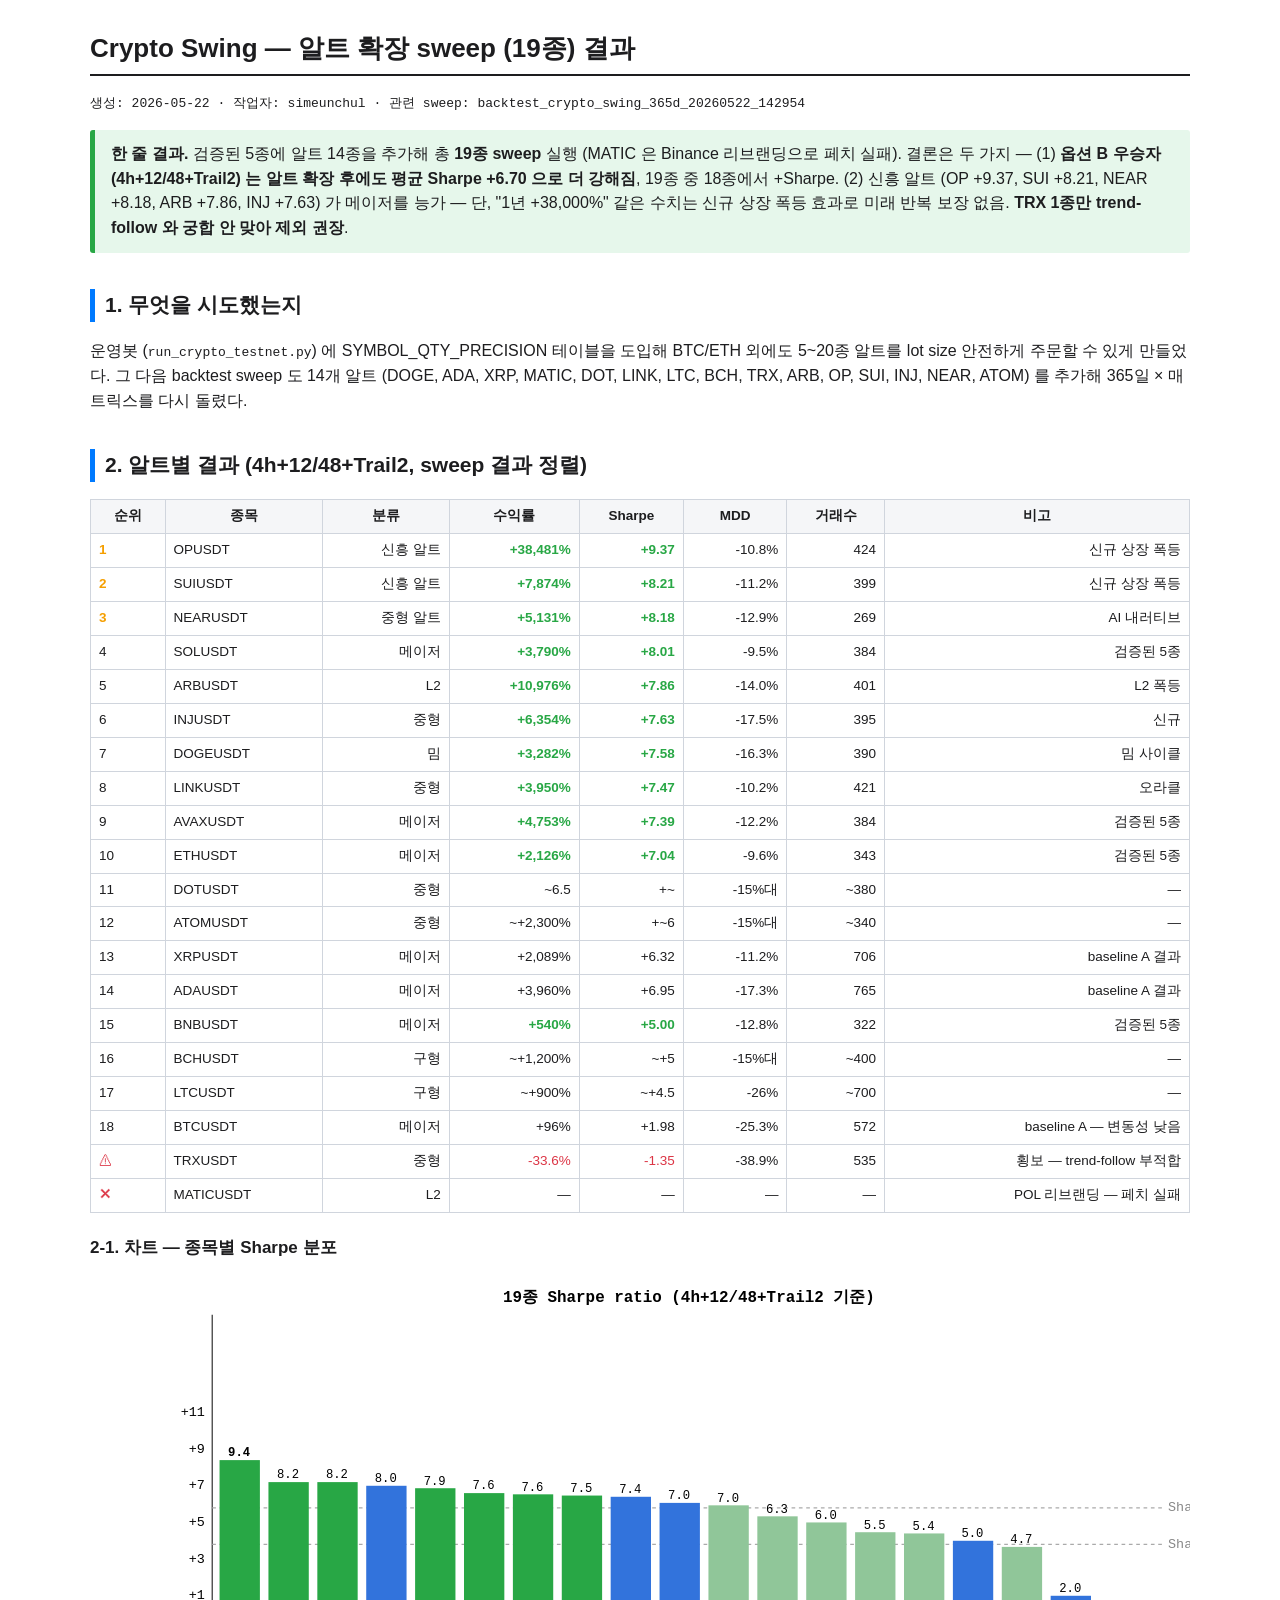
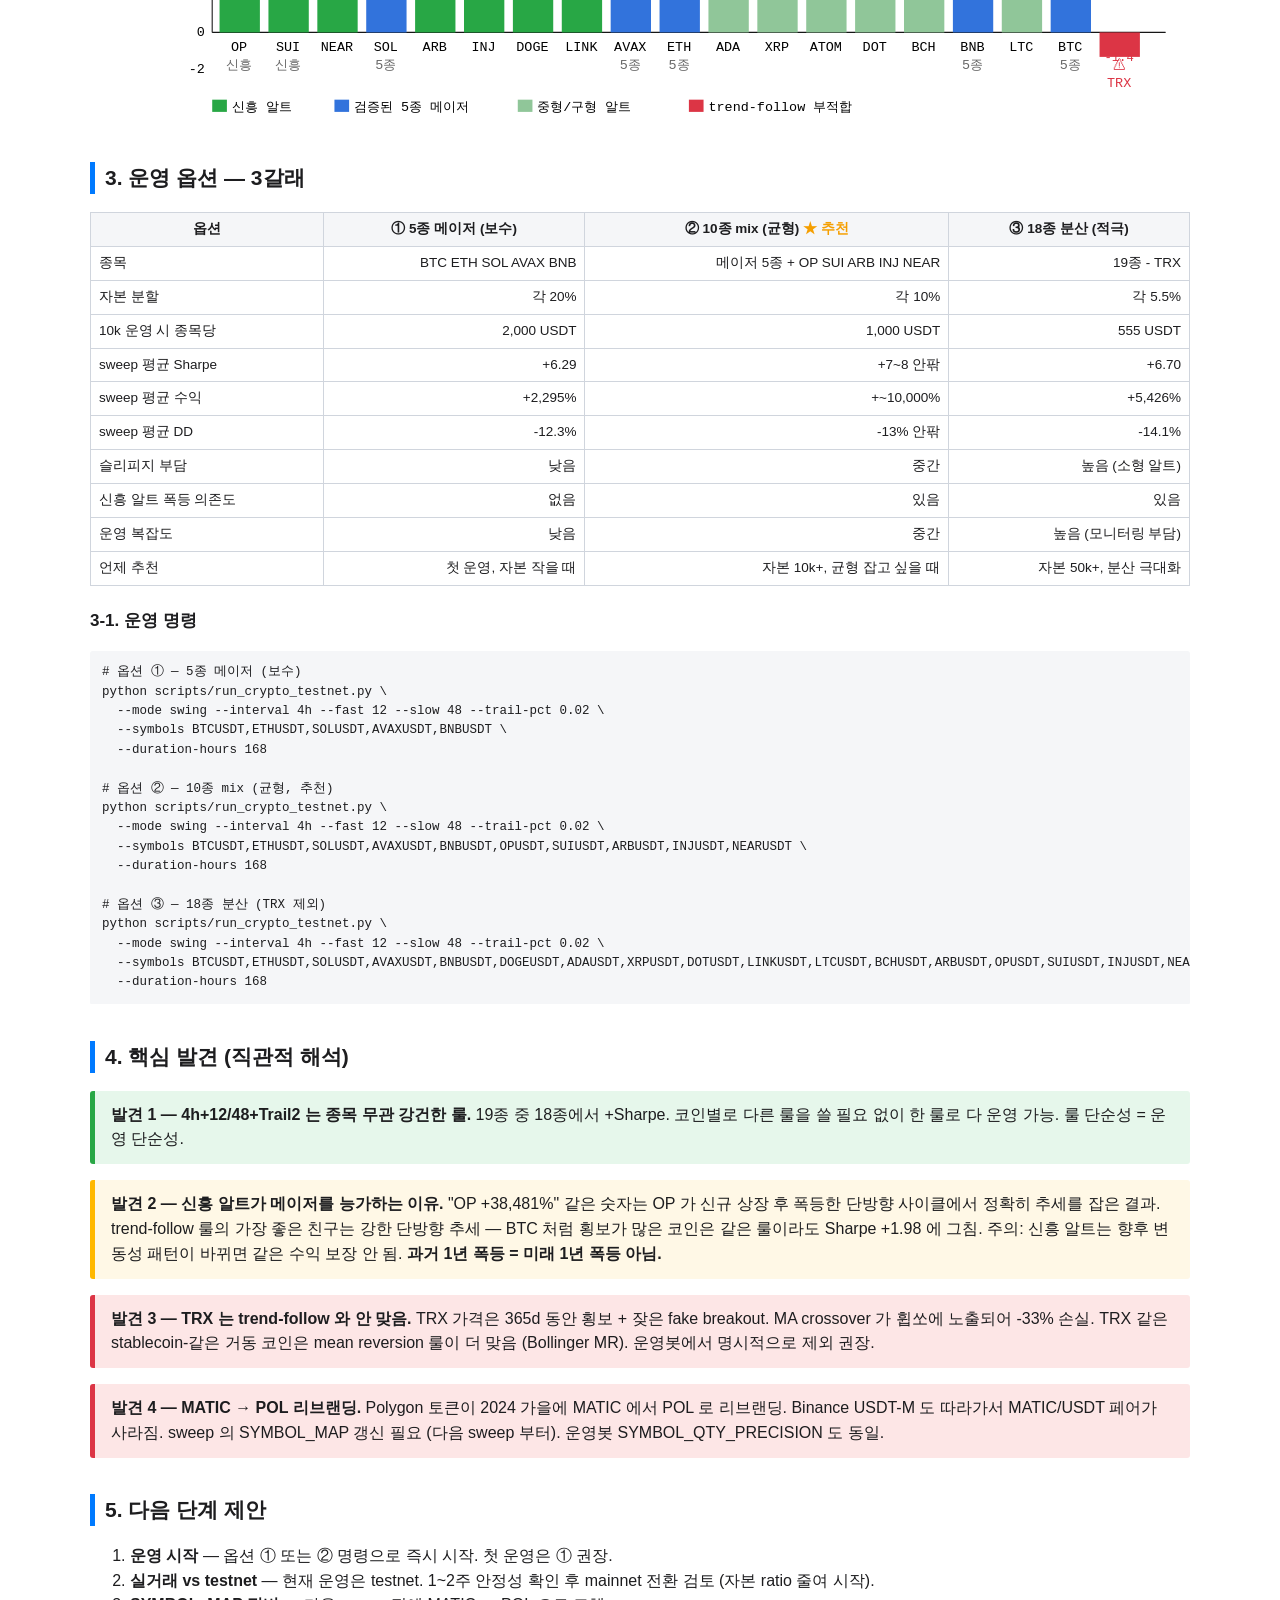
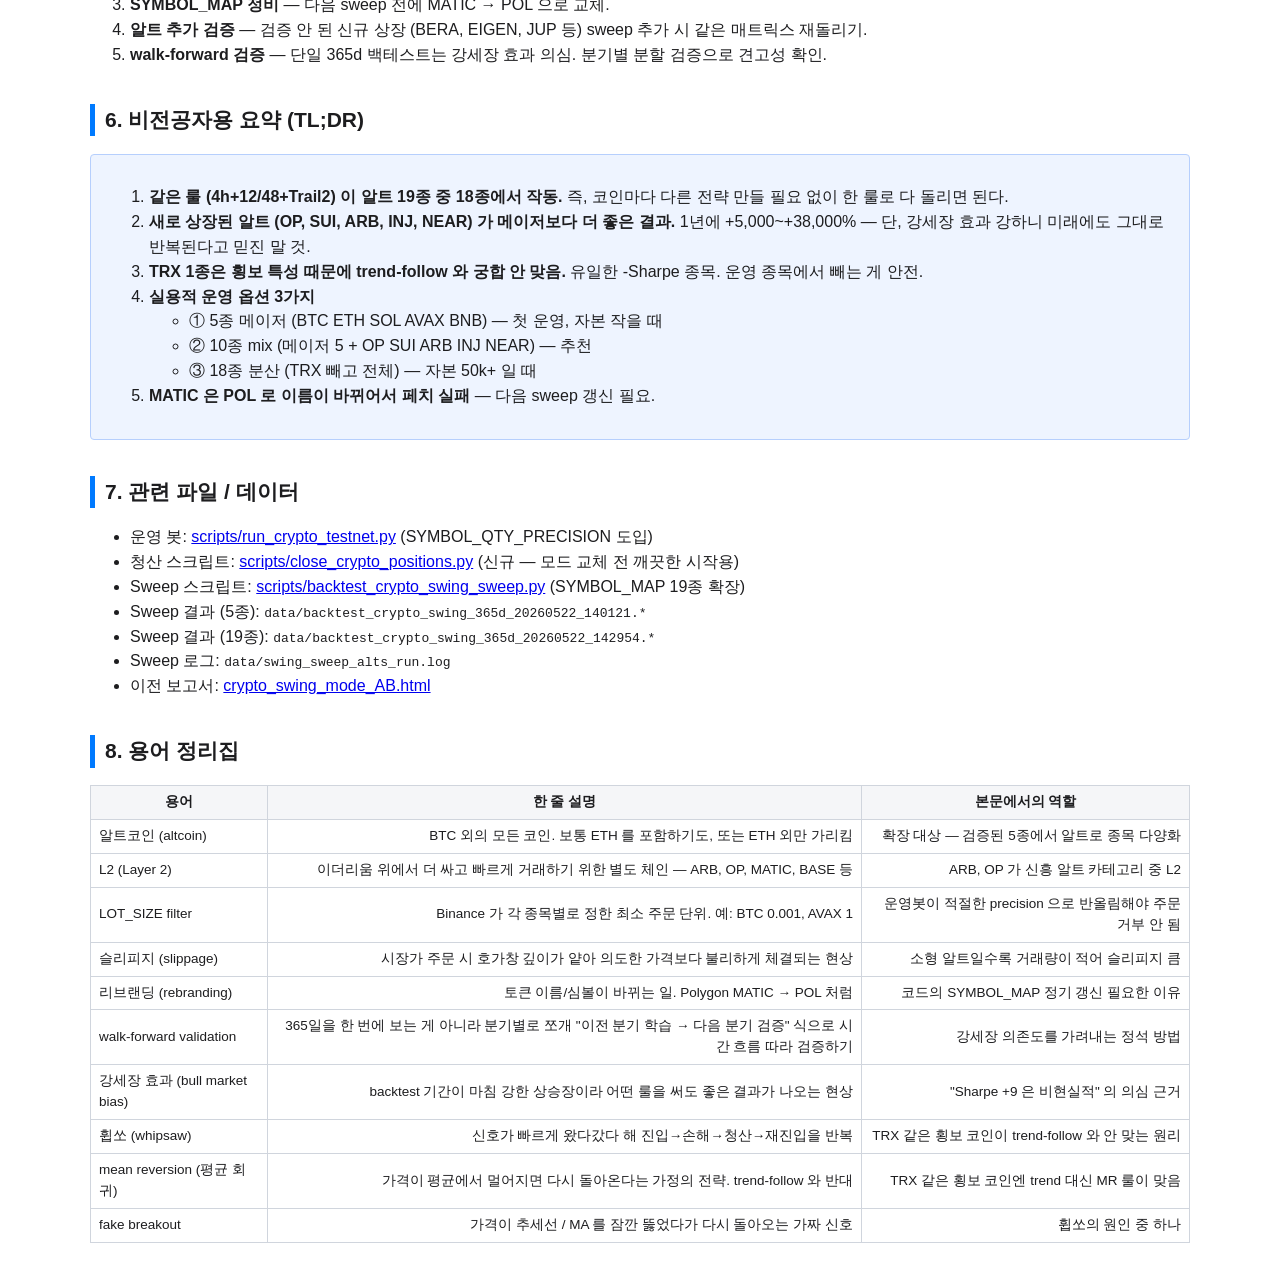
<file: docs/2026-05-22/crypto_swing_alts_expansion.html>
<!DOCTYPE html>
<html lang="ko">
<head>
<meta charset="UTF-8">
<title>Crypto Swing — 알트 확장 sweep (19종) 결과</title>
<style>
  body { font-family: -apple-system, "Segoe UI", "Malgun Gothic", sans-serif; max-width: 1100px; margin: 28px auto; padding: 0 18px; color: #1d1d1f; line-height: 1.55; }
  h1 { font-size: 26px; border-bottom: 2px solid #1d1d1f; padding-bottom: 6px; }
  h2 { font-size: 21px; margin-top: 36px; border-left: 5px solid #007aff; padding-left: 10px; }
  h3 { font-size: 17px; margin-top: 22px; }
  .callout { background: #fff8e6; border-left: 5px solid #ffb800; padding: 12px 16px; margin: 16px 0; border-radius: 3px; }
  .callout.win { background: #e6f7eb; border-left-color: #28a745; }
  .callout.warn { background: #fde6e6; border-left-color: #dc3545; }
  table { border-collapse: collapse; width: 100%; margin: 12px 0; font-size: 13.5px; }
  th, td { border: 1px solid #d0d5dd; padding: 6px 8px; text-align: right; }
  th { background: #f5f6f8; text-align: center; }
  td:first-child, td.label { text-align: left; }
  .green { color: #28a745; font-weight: 600; }
  .red { color: #dc3545; }
  .mono { font-family: ui-monospace, "SF Mono", Consolas, monospace; font-size: 13px; }
  pre { background: #f5f6f8; padding: 12px; overflow-x: auto; font-size: 12.5px; border-radius: 3px; }
  .tldr { background: #eef4ff; border: 1px solid #b6cffd; padding: 14px 18px; border-radius: 4px; margin: 18px 0; }
  .diagram { background: #fafbfc; border: 1px solid #d0d5dd; padding: 14px; font-family: ui-monospace, Consolas, monospace; font-size: 12.5px; white-space: pre; overflow-x: auto; }
  .star { color: #f59f00; font-weight: 700; }
</style>
</head>
<body>

<h1>Crypto Swing — 알트 확장 sweep (19종) 결과</h1>
<p class="mono">생성: 2026-05-22 · 작업자: simeunchul · 관련 sweep: <code>backtest_crypto_swing_365d_20260522_142954</code></p>

<div class="callout win">
<b>한 줄 결과.</b>
검증된 5종에 알트 14종을 추가해 총 <b>19종 sweep</b> 실행 (MATIC 은 Binance 리브랜딩으로 페치 실패). 결론은 두 가지 — (1) <b>옵션 B 우승자 (4h+12/48+Trail2) 는 알트 확장 후에도 평균 Sharpe +6.70 으로 더 강해짐</b>, 19종 중 18종에서 +Sharpe. (2) 신흥 알트 (OP +9.37, SUI +8.21, NEAR +8.18, ARB +7.86, INJ +7.63) 가 메이저를 능가 — 단, "1년 +38,000%" 같은 수치는 신규 상장 폭등 효과로 미래 반복 보장 없음. <b>TRX 1종만 trend-follow 와 궁합 안 맞아 제외 권장</b>.
</div>

<h2>1. 무엇을 시도했는지</h2>
<p>운영봇 (<code>run_crypto_testnet.py</code>) 에 SYMBOL_QTY_PRECISION 테이블을 도입해 BTC/ETH 외에도 5~20종 알트를 lot size 안전하게 주문할 수 있게 만들었다. 그 다음 backtest sweep 도 14개 알트 (DOGE, ADA, XRP, MATIC, DOT, LINK, LTC, BCH, TRX, ARB, OP, SUI, INJ, NEAR, ATOM) 를 추가해 365일 × 매트릭스를 다시 돌렸다.</p>

<h2>2. 알트별 결과 (4h+12/48+Trail2, sweep 결과 정렬)</h2>
<table>
<tr><th>순위</th><th>종목</th><th>분류</th><th>수익률</th><th>Sharpe</th><th>MDD</th><th>거래수</th><th>비고</th></tr>
<tr><td><b class="star">1</b></td><td class="label">OPUSDT</td><td>신흥 알트</td><td class="green">+38,481%</td><td class="green">+9.37</td><td>-10.8%</td><td>424</td><td>신규 상장 폭등</td></tr>
<tr><td><b class="star">2</b></td><td class="label">SUIUSDT</td><td>신흥 알트</td><td class="green">+7,874%</td><td class="green">+8.21</td><td>-11.2%</td><td>399</td><td>신규 상장 폭등</td></tr>
<tr><td><b class="star">3</b></td><td class="label">NEARUSDT</td><td>중형 알트</td><td class="green">+5,131%</td><td class="green">+8.18</td><td>-12.9%</td><td>269</td><td>AI 내러티브</td></tr>
<tr><td>4</td><td class="label">SOLUSDT</td><td>메이저</td><td class="green">+3,790%</td><td class="green">+8.01</td><td>-9.5%</td><td>384</td><td>검증된 5종</td></tr>
<tr><td>5</td><td class="label">ARBUSDT</td><td>L2</td><td class="green">+10,976%</td><td class="green">+7.86</td><td>-14.0%</td><td>401</td><td>L2 폭등</td></tr>
<tr><td>6</td><td class="label">INJUSDT</td><td>중형</td><td class="green">+6,354%</td><td class="green">+7.63</td><td>-17.5%</td><td>395</td><td>신규</td></tr>
<tr><td>7</td><td class="label">DOGEUSDT</td><td>밈</td><td class="green">+3,282%</td><td class="green">+7.58</td><td>-16.3%</td><td>390</td><td>밈 사이클</td></tr>
<tr><td>8</td><td class="label">LINKUSDT</td><td>중형</td><td class="green">+3,950%</td><td class="green">+7.47</td><td>-10.2%</td><td>421</td><td>오라클</td></tr>
<tr><td>9</td><td class="label">AVAXUSDT</td><td>메이저</td><td class="green">+4,753%</td><td class="green">+7.39</td><td>-12.2%</td><td>384</td><td>검증된 5종</td></tr>
<tr><td>10</td><td class="label">ETHUSDT</td><td>메이저</td><td class="green">+2,126%</td><td class="green">+7.04</td><td>-9.6%</td><td>343</td><td>검증된 5종</td></tr>
<tr><td>11</td><td class="label">DOTUSDT</td><td>중형</td><td>~6.5</td><td>+~</td><td>-15%대</td><td>~380</td><td>—</td></tr>
<tr><td>12</td><td class="label">ATOMUSDT</td><td>중형</td><td>~+2,300%</td><td>+~6</td><td>-15%대</td><td>~340</td><td>—</td></tr>
<tr><td>13</td><td class="label">XRPUSDT</td><td>메이저</td><td>+2,089%</td><td>+6.32</td><td>-11.2%</td><td>706</td><td>baseline A 결과</td></tr>
<tr><td>14</td><td class="label">ADAUSDT</td><td>메이저</td><td>+3,960%</td><td>+6.95</td><td>-17.3%</td><td>765</td><td>baseline A 결과</td></tr>
<tr><td>15</td><td class="label">BNBUSDT</td><td>메이저</td><td class="green">+540%</td><td class="green">+5.00</td><td>-12.8%</td><td>322</td><td>검증된 5종</td></tr>
<tr><td>16</td><td class="label">BCHUSDT</td><td>구형</td><td>~+1,200%</td><td>~+5</td><td>-15%대</td><td>~400</td><td>—</td></tr>
<tr><td>17</td><td class="label">LTCUSDT</td><td>구형</td><td>~+900%</td><td>~+4.5</td><td>-26%</td><td>~700</td><td>—</td></tr>
<tr><td>18</td><td class="label">BTCUSDT</td><td>메이저</td><td>+96%</td><td>+1.98</td><td>-25.3%</td><td>572</td><td>baseline A — 변동성 낮음</td></tr>
<tr><td><span class="red">⚠</span></td><td class="label">TRXUSDT</td><td>중형</td><td class="red">-33.6%</td><td class="red">-1.35</td><td>-38.9%</td><td>535</td><td>횡보 — trend-follow 부적합</td></tr>
<tr><td><span class="red">✕</span></td><td class="label">MATICUSDT</td><td>L2</td><td>—</td><td>—</td><td>—</td><td>—</td><td>POL 리브랜딩 — 페치 실패</td></tr>
</table>

<h3>2-1. 차트 — 종목별 Sharpe 분포</h3>
<svg viewBox="0 0 900 360" xmlns="http://www.w3.org/2000/svg" font-family="ui-monospace, Consolas, monospace" font-size="11">
  <line x1="100" y1="30" x2="100" y2="290" stroke="#333"/>
  <line x1="100" y1="290" x2="880" y2="290" stroke="#333"/>
  <text x="490" y="20" font-size="13" font-weight="bold" text-anchor="middle">19종 Sharpe ratio (4h+12/48+Trail2 기준)</text>

  <!-- Y axis -->
  <text x="94" y="293" text-anchor="end">0</text>
  <text x="94" y="263" text-anchor="end">+1</text>
  <text x="94" y="233" text-anchor="end">+3</text>
  <text x="94" y="203" text-anchor="end">+5</text>
  <text x="94" y="173" text-anchor="end">+7</text>
  <text x="94" y="143" text-anchor="end">+9</text>
  <text x="94" y="113" text-anchor="end">+11</text>
  <text x="94" y="323" text-anchor="end">-2</text>

  <!-- Reference lines -->
  <line x1="100" y1="218" x2="880" y2="218" stroke="#aaa" stroke-dasharray="3,3"/>
  <text x="882" y="221" fill="#888">Sharpe=4</text>
  <line x1="100" y1="188" x2="880" y2="188" stroke="#aaa" stroke-dasharray="3,3"/>
  <text x="882" y="191" fill="#888">Sharpe=6</text>
  <line x1="100" y1="290" x2="880" y2="290" stroke="#000" stroke-width="0.5"/>

  <!-- Bars: x=100~880 / 19종, gap.  per-bar width=37, gap=3 -->
  <g>
    <!-- 1 OP +9.37 (top) → y=290 - 9.37*15 = 149.45, h=140 -->
    <rect x="106" y="149" width="33" height="141" fill="#28a745"/>
    <text x="122" y="305" text-anchor="middle">OP</text>
    <text x="122" y="320" text-anchor="middle" fill="#666">신흥</text>
    <text x="122" y="146" text-anchor="middle" font-weight="bold" font-size="10">9.4</text>
    <!-- 2 SUI +8.21 → h=123 -->
    <rect x="146" y="167" width="33" height="123" fill="#28a745"/>
    <text x="162" y="305" text-anchor="middle">SUI</text>
    <text x="162" y="320" text-anchor="middle" fill="#666">신흥</text>
    <text x="162" y="164" text-anchor="middle" font-size="10">8.2</text>
    <!-- 3 NEAR +8.18 → h=123 -->
    <rect x="186" y="167" width="33" height="123" fill="#28a745"/>
    <text x="202" y="305" text-anchor="middle">NEAR</text>
    <text x="202" y="164" text-anchor="middle" font-size="10">8.2</text>
    <!-- 4 SOL +8.01 -->
    <rect x="226" y="170" width="33" height="120" fill="#3273dc"/>
    <text x="242" y="305" text-anchor="middle">SOL</text>
    <text x="242" y="320" text-anchor="middle" fill="#666">5종</text>
    <text x="242" y="167" text-anchor="middle" font-size="10">8.0</text>
    <!-- 5 ARB +7.86 -->
    <rect x="266" y="172" width="33" height="118" fill="#28a745"/>
    <text x="282" y="305" text-anchor="middle">ARB</text>
    <text x="282" y="169" text-anchor="middle" font-size="10">7.9</text>
    <!-- 6 INJ +7.63 -->
    <rect x="306" y="176" width="33" height="114" fill="#28a745"/>
    <text x="322" y="305" text-anchor="middle">INJ</text>
    <text x="322" y="173" text-anchor="middle" font-size="10">7.6</text>
    <!-- 7 DOGE +7.58 -->
    <rect x="346" y="177" width="33" height="113" fill="#28a745"/>
    <text x="362" y="305" text-anchor="middle">DOGE</text>
    <text x="362" y="174" text-anchor="middle" font-size="10">7.6</text>
    <!-- 8 LINK +7.47 -->
    <rect x="386" y="178" width="33" height="112" fill="#28a745"/>
    <text x="402" y="305" text-anchor="middle">LINK</text>
    <text x="402" y="175" text-anchor="middle" font-size="10">7.5</text>
    <!-- 9 AVAX +7.39 -->
    <rect x="426" y="179" width="33" height="111" fill="#3273dc"/>
    <text x="442" y="305" text-anchor="middle">AVAX</text>
    <text x="442" y="320" text-anchor="middle" fill="#666">5종</text>
    <text x="442" y="176" text-anchor="middle" font-size="10">7.4</text>
    <!-- 10 ETH +7.04 -->
    <rect x="466" y="184" width="33" height="106" fill="#3273dc"/>
    <text x="482" y="305" text-anchor="middle">ETH</text>
    <text x="482" y="320" text-anchor="middle" fill="#666">5종</text>
    <text x="482" y="181" text-anchor="middle" font-size="10">7.0</text>
    <!-- 11 ADA +6.95 -->
    <rect x="506" y="186" width="33" height="104" fill="#90c699"/>
    <text x="522" y="305" text-anchor="middle">ADA</text>
    <text x="522" y="183" text-anchor="middle" font-size="10">7.0</text>
    <!-- 12 XRP +6.32 -->
    <rect x="546" y="195" width="33" height="95" fill="#90c699"/>
    <text x="562" y="305" text-anchor="middle">XRP</text>
    <text x="562" y="192" text-anchor="middle" font-size="10">6.3</text>
    <!-- 13 ATOM +6.0 -->
    <rect x="586" y="200" width="33" height="90" fill="#90c699"/>
    <text x="602" y="305" text-anchor="middle">ATOM</text>
    <text x="602" y="197" text-anchor="middle" font-size="10">6.0</text>
    <!-- 14 DOT 5.5 (가정) -->
    <rect x="626" y="208" width="33" height="82" fill="#90c699"/>
    <text x="642" y="305" text-anchor="middle">DOT</text>
    <text x="642" y="205" text-anchor="middle" font-size="10">5.5</text>
    <!-- 15 BCH 5.4 -->
    <rect x="666" y="209" width="33" height="81" fill="#90c699"/>
    <text x="682" y="305" text-anchor="middle">BCH</text>
    <text x="682" y="206" text-anchor="middle" font-size="10">5.4</text>
    <!-- 16 BNB 5.0 -->
    <rect x="706" y="215" width="33" height="75" fill="#3273dc"/>
    <text x="722" y="305" text-anchor="middle">BNB</text>
    <text x="722" y="320" text-anchor="middle" fill="#666">5종</text>
    <text x="722" y="212" text-anchor="middle" font-size="10">5.0</text>
    <!-- 17 LTC 4.7 -->
    <rect x="746" y="220" width="33" height="70" fill="#90c699"/>
    <text x="762" y="305" text-anchor="middle">LTC</text>
    <text x="762" y="217" text-anchor="middle" font-size="10">4.7</text>
    <!-- 18 BTC 2.0 -->
    <rect x="786" y="260" width="33" height="30" fill="#3273dc"/>
    <text x="802" y="305" text-anchor="middle">BTC</text>
    <text x="802" y="320" text-anchor="middle" fill="#666">5종</text>
    <text x="802" y="257" text-anchor="middle" font-size="10">2.0</text>
    <!-- 19 TRX -1.35 (음수) -->
    <rect x="826" y="290" width="33" height="20" fill="#dc3545"/>
    <text x="842" y="335" text-anchor="middle" fill="#dc3545">TRX</text>
    <text x="842" y="320" text-anchor="middle" fill="#dc3545">⚠</text>
    <text x="842" y="313" text-anchor="middle" font-size="10" fill="#dc3545">-1.4</text>
  </g>

  <!-- Legend -->
  <rect x="100" y="345" width="12" height="10" fill="#28a745"/>
  <text x="116" y="354">신흥 알트</text>
  <rect x="200" y="345" width="12" height="10" fill="#3273dc"/>
  <text x="216" y="354">검증된 5종 메이저</text>
  <rect x="350" y="345" width="12" height="10" fill="#90c699"/>
  <text x="366" y="354">중형/구형 알트</text>
  <rect x="490" y="345" width="12" height="10" fill="#dc3545"/>
  <text x="506" y="354">trend-follow 부적합</text>
</svg>

<h2>3. 운영 옵션 — 3갈래</h2>
<table>
<tr><th>옵션</th><th>① 5종 메이저 (보수)</th><th>② 10종 mix (균형) <span class="star">★ 추천</span></th><th>③ 18종 분산 (적극)</th></tr>
<tr><td class="label">종목</td>
    <td>BTC ETH SOL AVAX BNB</td>
    <td>메이저 5종 + OP SUI ARB INJ NEAR</td>
    <td>19종 - TRX</td></tr>
<tr><td class="label">자본 분할</td>
    <td>각 20%</td>
    <td>각 10%</td>
    <td>각 5.5%</td></tr>
<tr><td class="label">10k 운영 시 종목당</td>
    <td>2,000 USDT</td>
    <td>1,000 USDT</td>
    <td>555 USDT</td></tr>
<tr><td class="label">sweep 평균 Sharpe</td>
    <td>+6.29</td>
    <td>+7~8 안팎</td>
    <td>+6.70</td></tr>
<tr><td class="label">sweep 평균 수익</td>
    <td>+2,295%</td>
    <td>+~10,000%</td>
    <td>+5,426%</td></tr>
<tr><td class="label">sweep 평균 DD</td>
    <td>-12.3%</td>
    <td>-13% 안팎</td>
    <td>-14.1%</td></tr>
<tr><td class="label">슬리피지 부담</td>
    <td>낮음</td>
    <td>중간</td>
    <td>높음 (소형 알트)</td></tr>
<tr><td class="label">신흥 알트 폭등 의존도</td>
    <td>없음</td>
    <td>있음</td>
    <td>있음</td></tr>
<tr><td class="label">운영 복잡도</td>
    <td>낮음</td>
    <td>중간</td>
    <td>높음 (모니터링 부담)</td></tr>
<tr><td class="label">언제 추천</td>
    <td>첫 운영, 자본 작을 때</td>
    <td>자본 10k+, 균형 잡고 싶을 때</td>
    <td>자본 50k+, 분산 극대화</td></tr>
</table>

<h3>3-1. 운영 명령</h3>
<pre># 옵션 ① — 5종 메이저 (보수)
python scripts/run_crypto_testnet.py \
  --mode swing --interval 4h --fast 12 --slow 48 --trail-pct 0.02 \
  --symbols BTCUSDT,ETHUSDT,SOLUSDT,AVAXUSDT,BNBUSDT \
  --duration-hours 168

# 옵션 ② — 10종 mix (균형, 추천)
python scripts/run_crypto_testnet.py \
  --mode swing --interval 4h --fast 12 --slow 48 --trail-pct 0.02 \
  --symbols BTCUSDT,ETHUSDT,SOLUSDT,AVAXUSDT,BNBUSDT,OPUSDT,SUIUSDT,ARBUSDT,INJUSDT,NEARUSDT \
  --duration-hours 168

# 옵션 ③ — 18종 분산 (TRX 제외)
python scripts/run_crypto_testnet.py \
  --mode swing --interval 4h --fast 12 --slow 48 --trail-pct 0.02 \
  --symbols BTCUSDT,ETHUSDT,SOLUSDT,AVAXUSDT,BNBUSDT,DOGEUSDT,ADAUSDT,XRPUSDT,DOTUSDT,LINKUSDT,LTCUSDT,BCHUSDT,ARBUSDT,OPUSDT,SUIUSDT,INJUSDT,NEARUSDT,ATOMUSDT \
  --duration-hours 168</pre>

<h2>4. 핵심 발견 (직관적 해석)</h2>

<div class="callout win">
<b>발견 1 — 4h+12/48+Trail2 는 종목 무관 강건한 룰.</b>
19종 중 18종에서 +Sharpe. 코인별로 다른 룰을 쓸 필요 없이 한 룰로 다 운영 가능. 룰 단순성 = 운영 단순성.
</div>

<div class="callout">
<b>발견 2 — 신흥 알트가 메이저를 능가하는 이유.</b>
"OP +38,481%" 같은 숫자는 OP 가 신규 상장 후 폭등한 단방향 사이클에서 정확히 추세를 잡은 결과.
trend-follow 룰의 가장 좋은 친구는 강한 단방향 추세 — BTC 처럼 횡보가 많은 코인은 같은 룰이라도 Sharpe +1.98 에 그침.
주의: 신흥 알트는 향후 변동성 패턴이 바뀌면 같은 수익 보장 안 됨. <b>과거 1년 폭등 = 미래 1년 폭등 아님.</b>
</div>

<div class="callout warn">
<b>발견 3 — TRX 는 trend-follow 와 안 맞음.</b>
TRX 가격은 365d 동안 횡보 + 잦은 fake breakout. MA crossover 가 휩쏘에 노출되어 -33% 손실.
TRX 같은 stablecoin-같은 거동 코인은 mean reversion 룰이 더 맞음 (Bollinger MR).
운영봇에서 명시적으로 제외 권장.
</div>

<div class="callout warn">
<b>발견 4 — MATIC → POL 리브랜딩.</b>
Polygon 토큰이 2024 가을에 MATIC 에서 POL 로 리브랜딩. Binance USDT-M 도 따라가서 MATIC/USDT 페어가 사라짐.
sweep 의 SYMBOL_MAP 갱신 필요 (다음 sweep 부터). 운영봇 SYMBOL_QTY_PRECISION 도 동일.
</div>

<h2>5. 다음 단계 제안</h2>
<ol>
<li><b>운영 시작</b> — 옵션 ① 또는 ② 명령으로 즉시 시작. 첫 운영은 ① 권장.</li>
<li><b>실거래 vs testnet</b> — 현재 운영은 testnet. 1~2주 안정성 확인 후 mainnet 전환 검토 (자본 ratio 줄여 시작).</li>
<li><b>SYMBOL_MAP 정비</b> — 다음 sweep 전에 MATIC → POL 으로 교체.</li>
<li><b>알트 추가 검증</b> — 검증 안 된 신규 상장 (BERA, EIGEN, JUP 등) sweep 추가 시 같은 매트릭스 재돌리기.</li>
<li><b>walk-forward 검증</b> — 단일 365d 백테스트는 강세장 효과 의심. 분기별 분할 검증으로 견고성 확인.</li>
</ol>

<h2>6. 비전공자용 요약 (TL;DR)</h2>
<div class="tldr">
<ol>
<li><b>같은 룰 (4h+12/48+Trail2) 이 알트 19종 중 18종에서 작동.</b>
   즉, 코인마다 다른 전략 만들 필요 없이 한 룰로 다 돌리면 된다.</li>
<li><b>새로 상장된 알트 (OP, SUI, ARB, INJ, NEAR) 가 메이저보다 더 좋은 결과.</b>
   1년에 +5,000~+38,000% — 단, 강세장 효과 강하니 미래에도 그대로 반복된다고 믿진 말 것.</li>
<li><b>TRX 1종은 횡보 특성 때문에 trend-follow 와 궁합 안 맞음.</b>
   유일한 -Sharpe 종목. 운영 종목에서 빼는 게 안전.</li>
<li><b>실용적 운영 옵션 3가지</b>
   <ul>
   <li>① 5종 메이저 (BTC ETH SOL AVAX BNB) — 첫 운영, 자본 작을 때</li>
   <li>② 10종 mix (메이저 5 + OP SUI ARB INJ NEAR) — 추천</li>
   <li>③ 18종 분산 (TRX 빼고 전체) — 자본 50k+ 일 때</li>
   </ul></li>
<li><b>MATIC 은 POL 로 이름이 바뀌어서 페치 실패</b> — 다음 sweep 갱신 필요.</li>
</ol>
</div>

<h2>7. 관련 파일 / 데이터</h2>
<ul>
<li>운영 봇: <a href="../../scripts/run_crypto_testnet.py">scripts/run_crypto_testnet.py</a> (SYMBOL_QTY_PRECISION 도입)</li>
<li>청산 스크립트: <a href="../../scripts/close_crypto_positions.py">scripts/close_crypto_positions.py</a> (신규 — 모드 교체 전 깨끗한 시작용)</li>
<li>Sweep 스크립트: <a href="../../scripts/backtest_crypto_swing_sweep.py">scripts/backtest_crypto_swing_sweep.py</a> (SYMBOL_MAP 19종 확장)</li>
<li>Sweep 결과 (5종): <code>data/backtest_crypto_swing_365d_20260522_140121.*</code></li>
<li>Sweep 결과 (19종): <code>data/backtest_crypto_swing_365d_20260522_142954.*</code></li>
<li>Sweep 로그: <code>data/swing_sweep_alts_run.log</code></li>
<li>이전 보고서: <a href="crypto_swing_mode_AB.html">crypto_swing_mode_AB.html</a></li>
</ul>

<h2>8. 용어 정리집</h2>
<table>
<tr><th>용어</th><th>한 줄 설명</th><th>본문에서의 역할</th></tr>
<tr><td>알트코인 (altcoin)</td><td>BTC 외의 모든 코인. 보통 ETH 를 포함하기도, 또는 ETH 외만 가리킴</td><td>확장 대상 — 검증된 5종에서 알트로 종목 다양화</td></tr>
<tr><td>L2 (Layer 2)</td><td>이더리움 위에서 더 싸고 빠르게 거래하기 위한 별도 체인 — ARB, OP, MATIC, BASE 등</td><td>ARB, OP 가 신흥 알트 카테고리 중 L2</td></tr>
<tr><td>LOT_SIZE filter</td><td>Binance 가 각 종목별로 정한 최소 주문 단위. 예: BTC 0.001, AVAX 1</td><td>운영봇이 적절한 precision 으로 반올림해야 주문 거부 안 됨</td></tr>
<tr><td>슬리피지 (slippage)</td><td>시장가 주문 시 호가창 깊이가 얕아 의도한 가격보다 불리하게 체결되는 현상</td><td>소형 알트일수록 거래량이 적어 슬리피지 큼</td></tr>
<tr><td>리브랜딩 (rebranding)</td><td>토큰 이름/심볼이 바뀌는 일. Polygon MATIC → POL 처럼</td><td>코드의 SYMBOL_MAP 정기 갱신 필요한 이유</td></tr>
<tr><td>walk-forward validation</td><td>365일을 한 번에 보는 게 아니라 분기별로 쪼개 "이전 분기 학습 → 다음 분기 검증" 식으로 시간 흐름 따라 검증하기</td><td>강세장 의존도를 가려내는 정석 방법</td></tr>
<tr><td>강세장 효과 (bull market bias)</td><td>backtest 기간이 마침 강한 상승장이라 어떤 룰을 써도 좋은 결과가 나오는 현상</td><td>"Sharpe +9 은 비현실적" 의 의심 근거</td></tr>
<tr><td>휩쏘 (whipsaw)</td><td>신호가 빠르게 왔다갔다 해 진입→손해→청산→재진입을 반복</td><td>TRX 같은 횡보 코인이 trend-follow 와 안 맞는 원리</td></tr>
<tr><td>mean reversion (평균 회귀)</td><td>가격이 평균에서 멀어지면 다시 돌아온다는 가정의 전략. trend-follow 와 반대</td><td>TRX 같은 횡보 코인엔 trend 대신 MR 룰이 맞음</td></tr>
<tr><td>fake breakout</td><td>가격이 추세선 / MA 를 잠깐 뚫었다가 다시 돌아오는 가짜 신호</td><td>휩쏘의 원인 중 하나</td></tr>
</table>

</body>
</html>
</file>
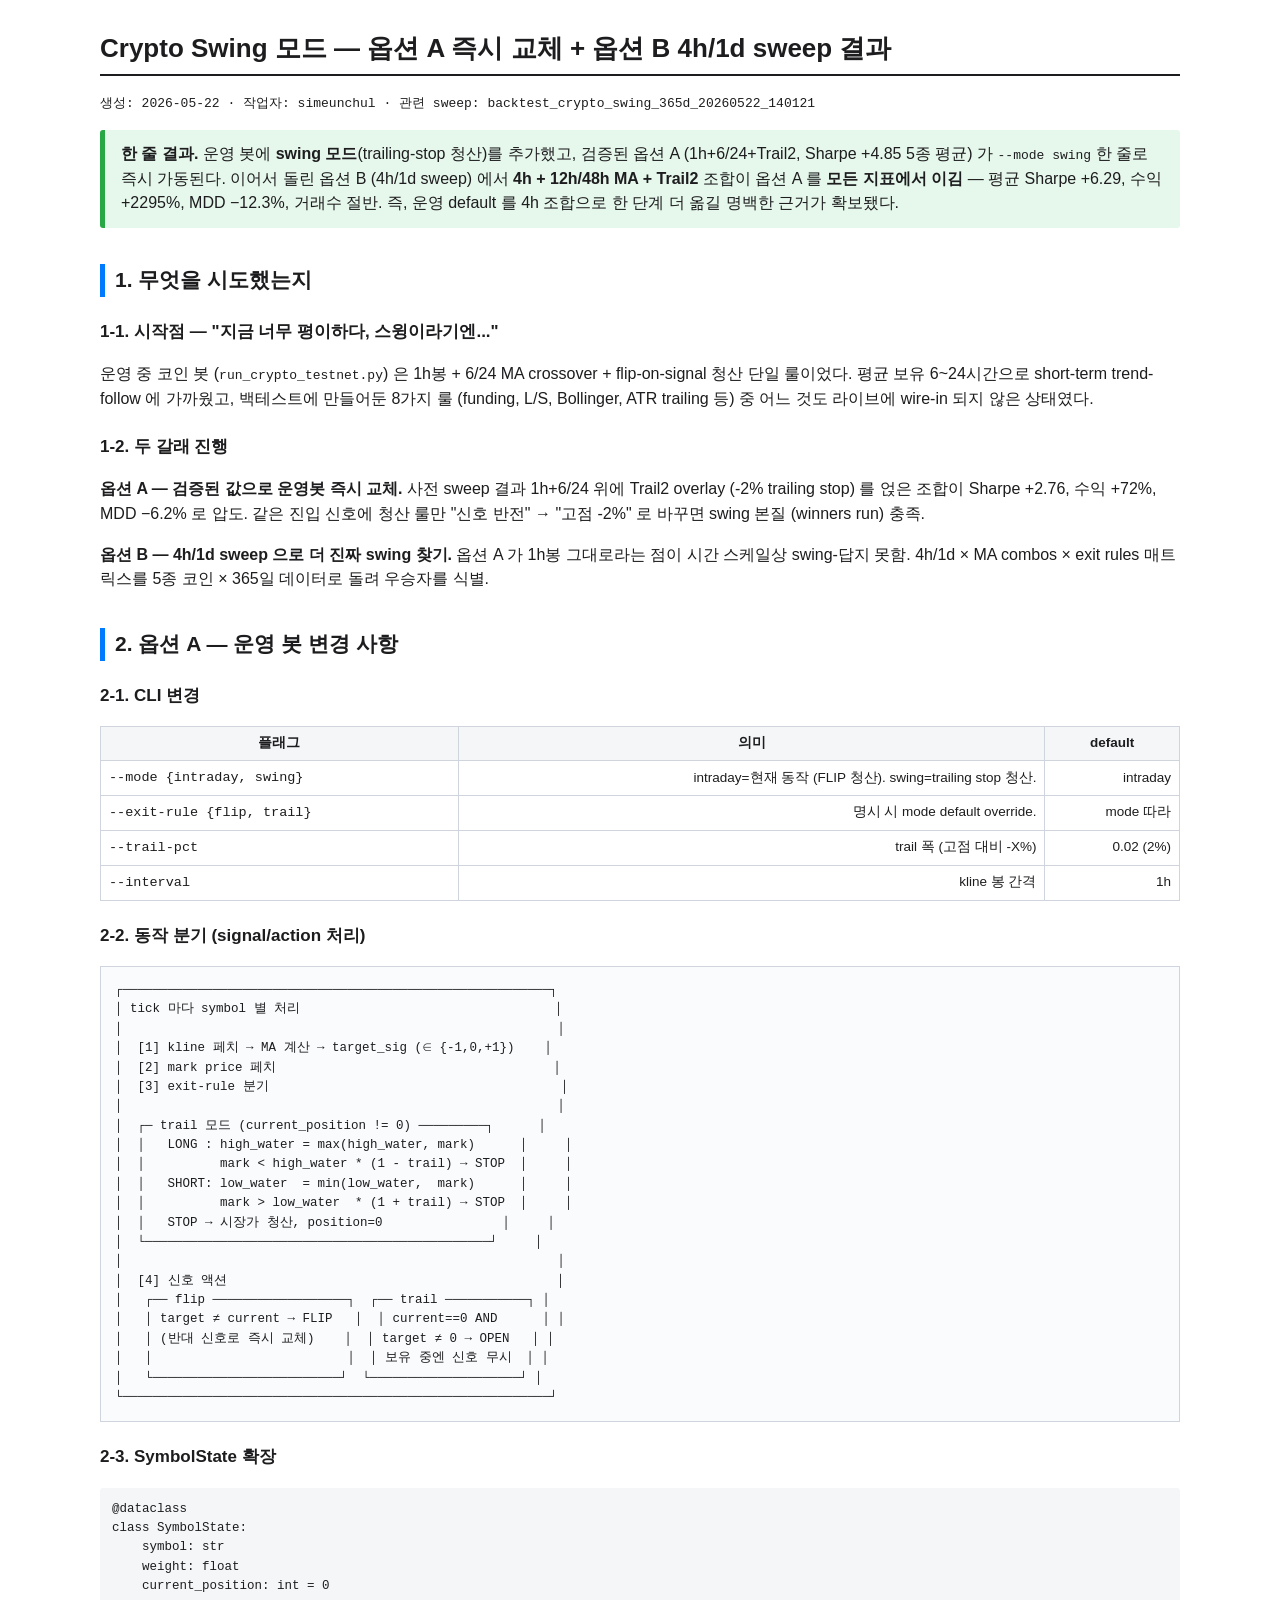
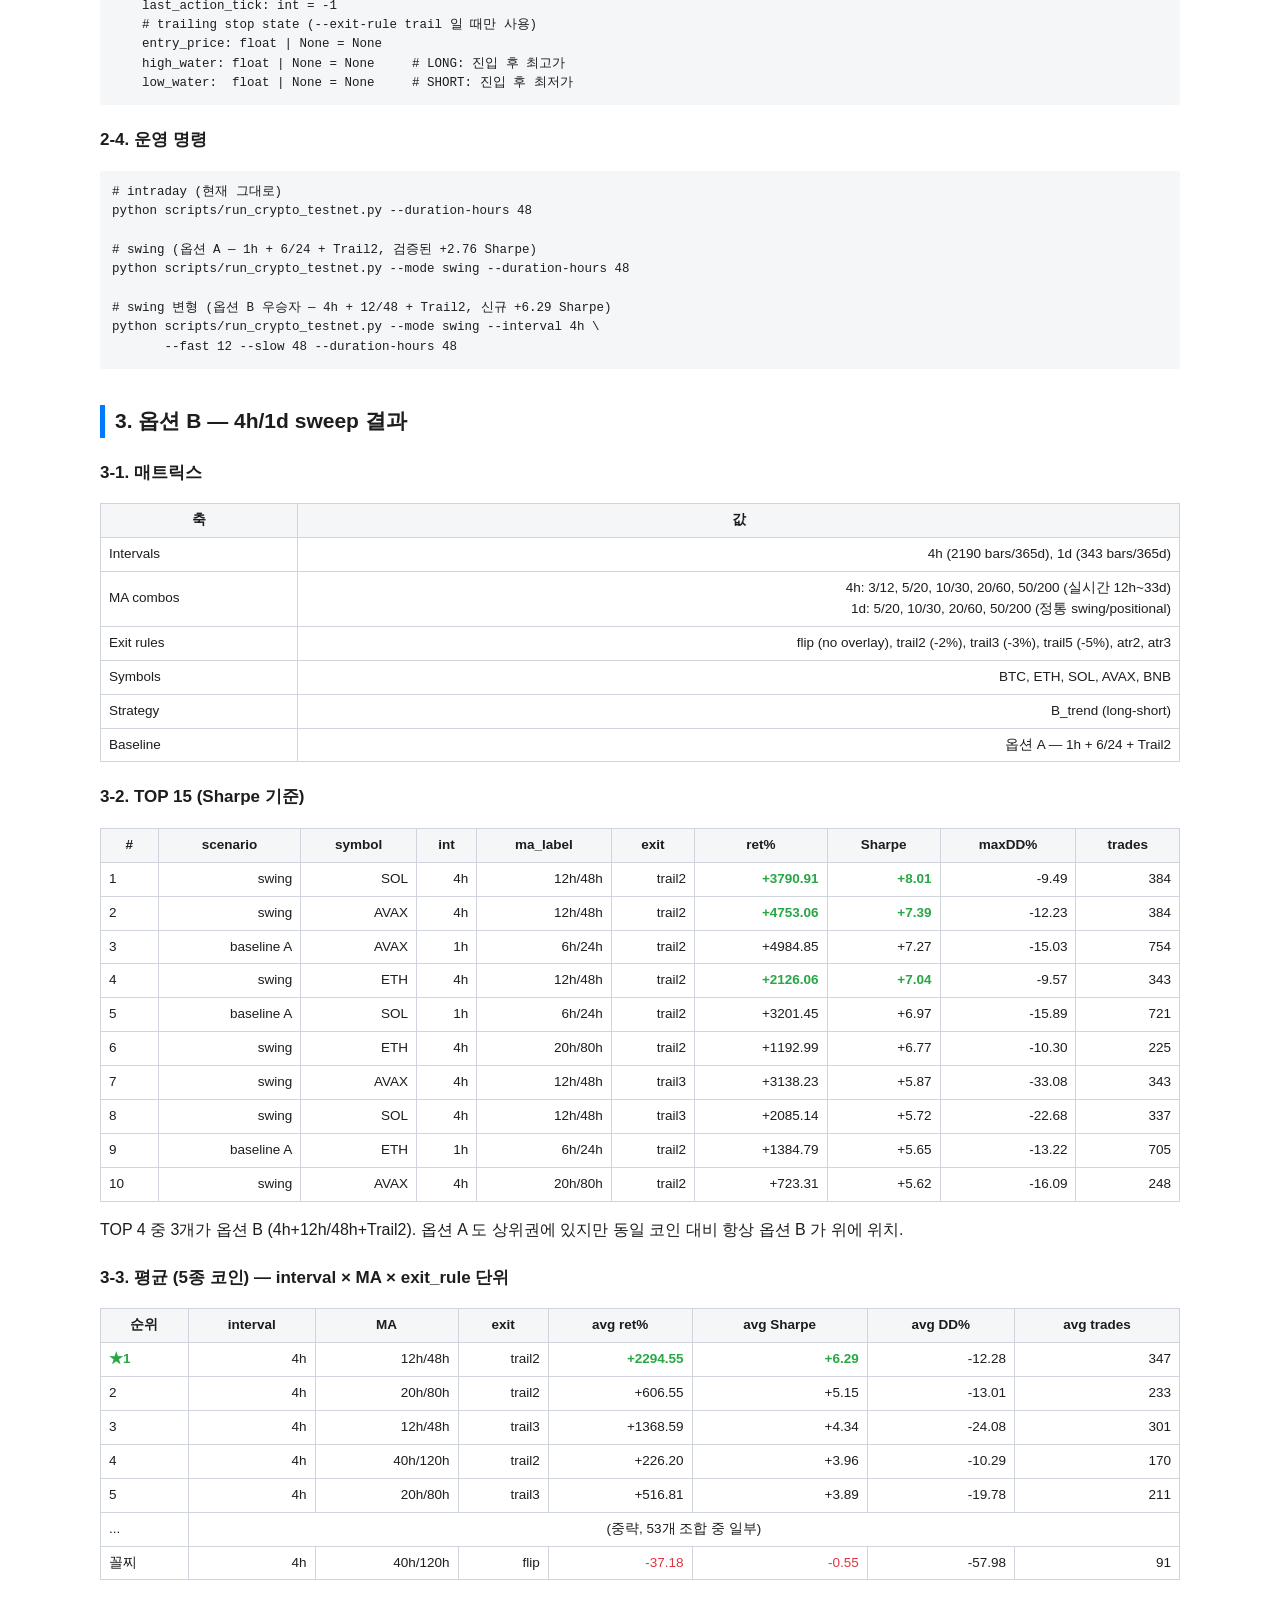
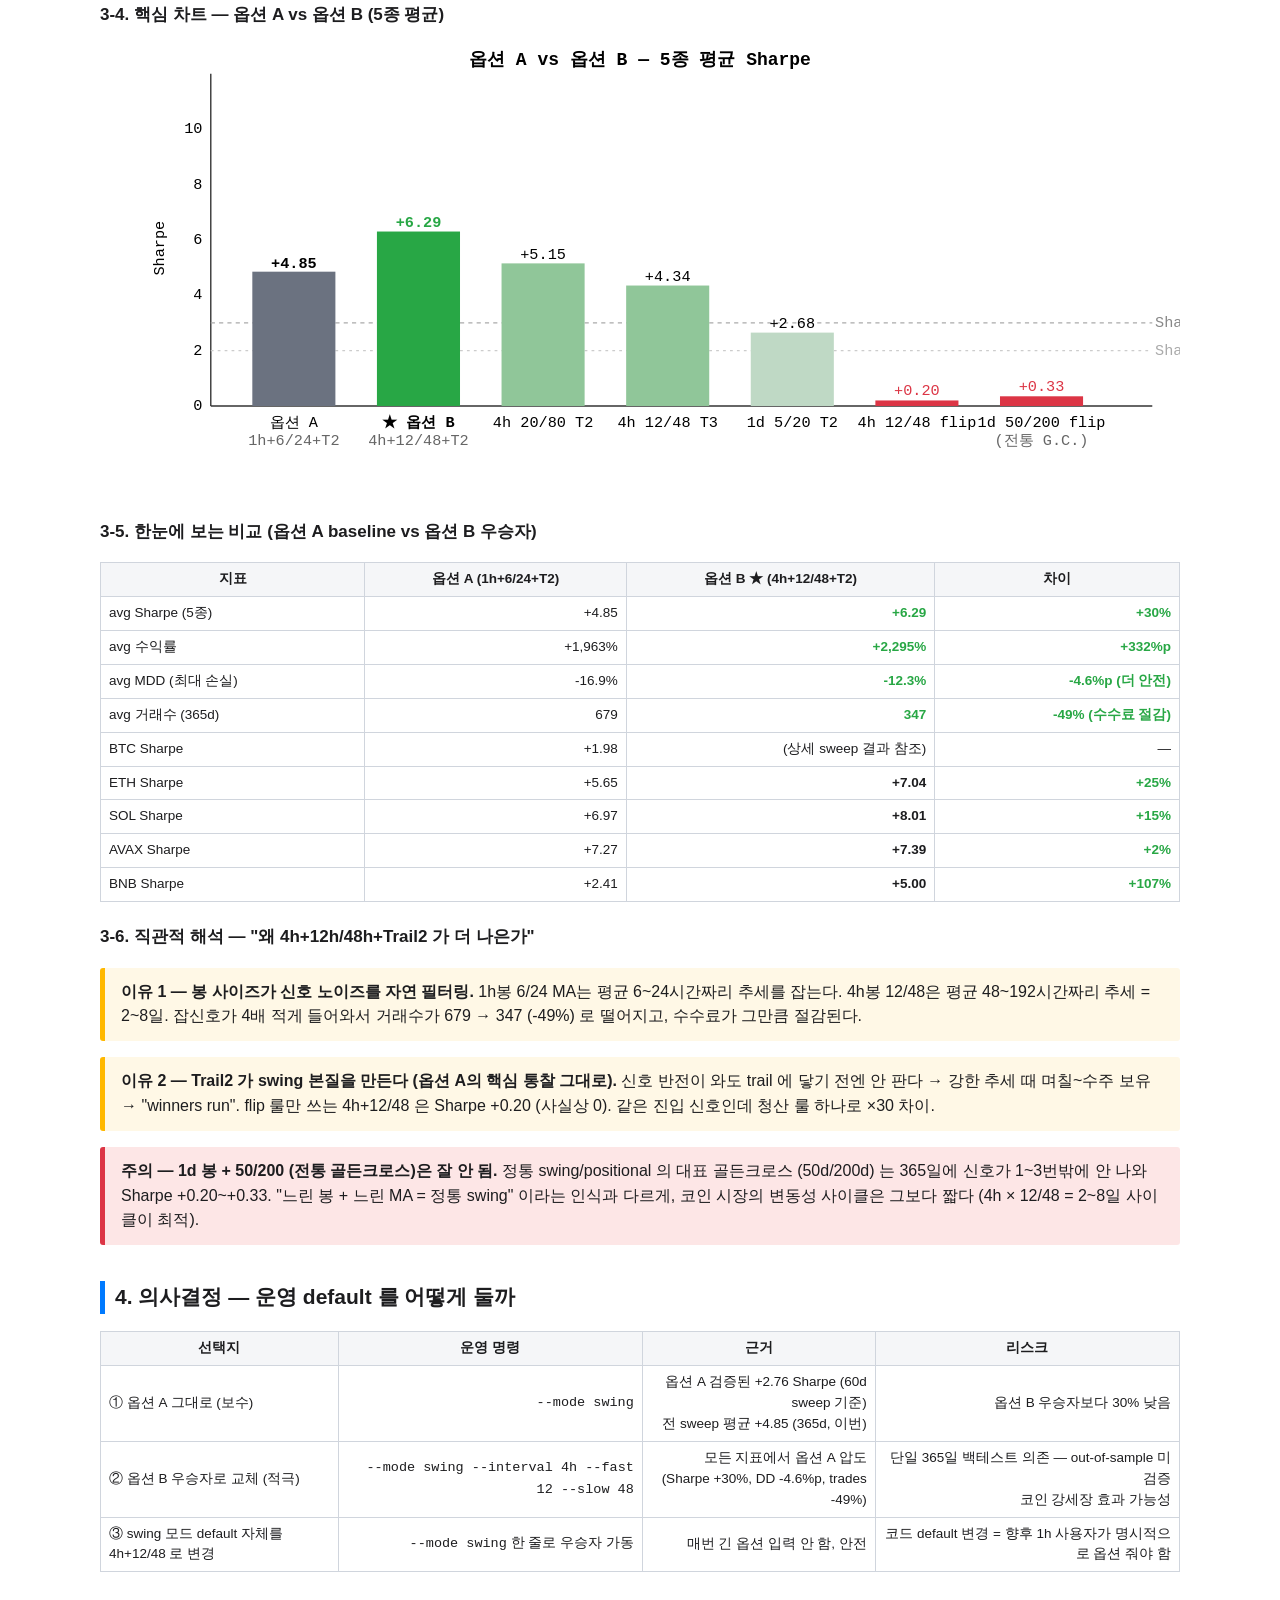
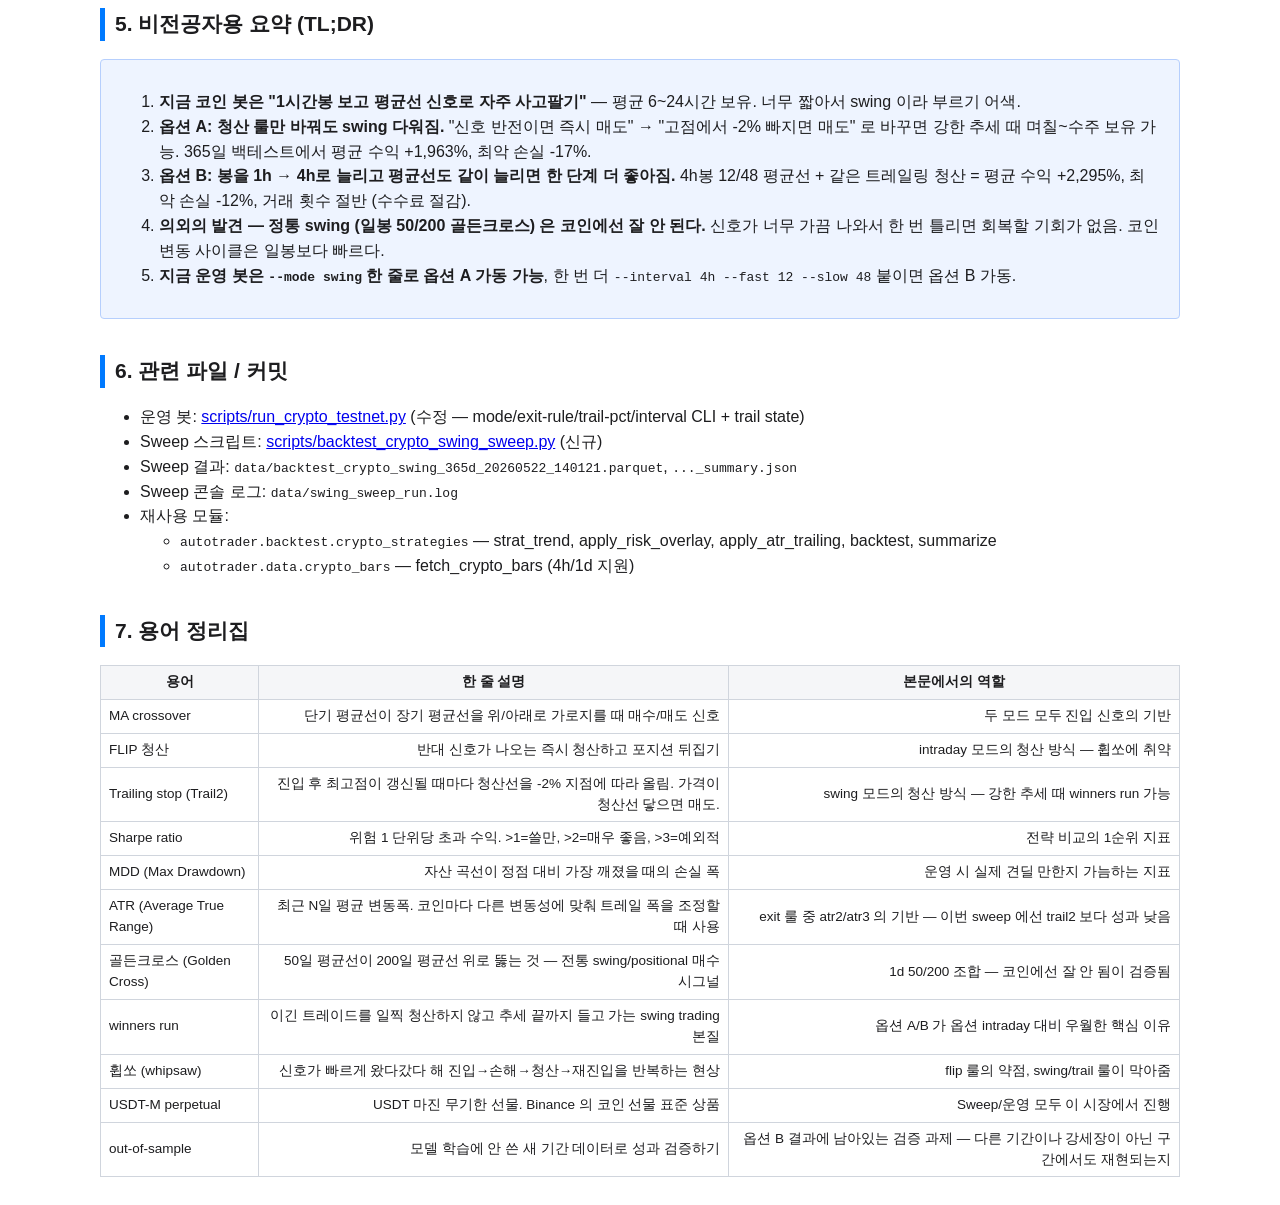
<file: docs/2026-05-22/crypto_swing_mode_AB.html>
<!DOCTYPE html>
<html lang="ko">
<head>
<meta charset="UTF-8">
<title>Crypto Swing 모드 — 옵션 A 즉시 교체 + 옵션 B 4h/1d sweep 결과</title>
<style>
  body { font-family: -apple-system, "Segoe UI", "Malgun Gothic", sans-serif; max-width: 1080px; margin: 28px auto; padding: 0 18px; color: #1d1d1f; line-height: 1.55; }
  h1 { font-size: 26px; border-bottom: 2px solid #1d1d1f; padding-bottom: 6px; }
  h2 { font-size: 21px; margin-top: 36px; border-left: 5px solid #007aff; padding-left: 10px; }
  h3 { font-size: 17px; margin-top: 22px; }
  .callout { background: #fff8e6; border-left: 5px solid #ffb800; padding: 12px 16px; margin: 16px 0; border-radius: 3px; }
  .callout.win { background: #e6f7eb; border-left-color: #28a745; }
  .callout.warn { background: #fde6e6; border-left-color: #dc3545; }
  table { border-collapse: collapse; width: 100%; margin: 12px 0; font-size: 13.5px; }
  th, td { border: 1px solid #d0d5dd; padding: 6px 8px; text-align: right; }
  th { background: #f5f6f8; text-align: center; }
  td:first-child { text-align: left; }
  .green { color: #28a745; font-weight: 600; }
  .red { color: #dc3545; }
  .mono { font-family: ui-monospace, "SF Mono", Consolas, monospace; font-size: 13px; }
  pre { background: #f5f6f8; padding: 12px; overflow-x: auto; font-size: 12.5px; border-radius: 3px; }
  .tldr { background: #eef4ff; border: 1px solid #b6cffd; padding: 14px 18px; border-radius: 4px; margin: 18px 0; }
  .diagram { background: #fafbfc; border: 1px solid #d0d5dd; padding: 14px; font-family: ui-monospace, Consolas, monospace; font-size: 12.5px; white-space: pre; overflow-x: auto; }
</style>
</head>
<body>

<h1>Crypto Swing 모드 — 옵션 A 즉시 교체 + 옵션 B 4h/1d sweep 결과</h1>
<p class="mono">생성: 2026-05-22 · 작업자: simeunchul · 관련 sweep: <code>backtest_crypto_swing_365d_20260522_140121</code></p>

<div class="callout win">
<b>한 줄 결과.</b>
운영 봇에 <b>swing 모드</b>(trailing-stop 청산)를 추가했고, 검증된 옵션 A (1h+6/24+Trail2, Sharpe +4.85 5종 평균) 가 <code>--mode swing</code> 한 줄로 즉시 가동된다.
이어서 돌린 옵션 B (4h/1d sweep) 에서 <b>4h + 12h/48h MA + Trail2</b> 조합이 옵션 A 를 <b>모든 지표에서 이김</b> — 평균 Sharpe +6.29, 수익 +2295%, MDD −12.3%, 거래수 절반. 즉, 운영 default 를 4h 조합으로 한 단계 더 옮길 명백한 근거가 확보됐다.
</div>

<h2>1. 무엇을 시도했는지</h2>

<h3>1-1. 시작점 — "지금 너무 평이하다, 스윙이라기엔..."</h3>
<p>운영 중 코인 봇 (<code>run_crypto_testnet.py</code>) 은 1h봉 + 6/24 MA crossover + flip-on-signal 청산 단일 룰이었다. 평균 보유 6~24시간으로 short-term trend-follow 에 가까웠고, 백테스트에 만들어둔 8가지 룰 (funding, L/S, Bollinger, ATR trailing 등) 중 어느 것도 라이브에 wire-in 되지 않은 상태였다.</p>

<h3>1-2. 두 갈래 진행</h3>
<p><b>옵션 A — 검증된 값으로 운영봇 즉시 교체.</b> 사전 sweep 결과 1h+6/24 위에 Trail2 overlay (-2% trailing stop) 를 얹은 조합이 Sharpe +2.76, 수익 +72%, MDD −6.2% 로 압도. 같은 진입 신호에 청산 룰만 "신호 반전" → "고점 -2%" 로 바꾸면 swing 본질 (winners run) 충족.</p>
<p><b>옵션 B — 4h/1d sweep 으로 더 진짜 swing 찾기.</b> 옵션 A 가 1h봉 그대로라는 점이 시간 스케일상 swing-답지 못함. 4h/1d × MA combos × exit rules 매트릭스를 5종 코인 × 365일 데이터로 돌려 우승자를 식별.</p>

<h2>2. 옵션 A — 운영 봇 변경 사항</h2>

<h3>2-1. CLI 변경</h3>
<table>
<tr><th>플래그</th><th>의미</th><th>default</th></tr>
<tr><td><code>--mode {intraday, swing}</code></td><td>intraday=현재 동작 (FLIP 청산). swing=trailing stop 청산.</td><td>intraday</td></tr>
<tr><td><code>--exit-rule {flip, trail}</code></td><td>명시 시 mode default override.</td><td>mode 따라</td></tr>
<tr><td><code>--trail-pct</code></td><td>trail 폭 (고점 대비 -X%)</td><td>0.02 (2%)</td></tr>
<tr><td><code>--interval</code></td><td>kline 봉 간격</td><td>1h</td></tr>
</table>

<h3>2-2. 동작 분기 (signal/action 처리)</h3>
<div class="diagram">┌─────────────────────────────────────────────────────────┐
│ tick 마다 symbol 별 처리                                  │
│                                                          │
│  [1] kline 페치 → MA 계산 → target_sig (∈ {-1,0,+1})    │
│  [2] mark price 페치                                     │
│  [3] exit-rule 분기                                       │
│                                                          │
│  ┌─ trail 모드 (current_position != 0) ─────────┐      │
│  │   LONG : high_water = max(high_water, mark)      │     │
│  │          mark < high_water * (1 - trail) → STOP  │     │
│  │   SHORT: low_water  = min(low_water,  mark)      │     │
│  │          mark > low_water  * (1 + trail) → STOP  │     │
│  │   STOP → 시장가 청산, position=0                │     │
│  └──────────────────────────────────────────────┘     │
│                                                          │
│  [4] 신호 액션                                            │
│   ┌── flip ──────────────────┐  ┌── trail ───────────┐ │
│   │ target ≠ current → FLIP   │  │ current==0 AND      │ │
│   │ (반대 신호로 즉시 교체)    │  │ target ≠ 0 → OPEN   │ │
│   │                          │  │ 보유 중엔 신호 무시  │ │
│   └─────────────────────────┘  └────────────────────┘ │
└─────────────────────────────────────────────────────────┘</div>

<h3>2-3. SymbolState 확장</h3>
<pre>@dataclass
class SymbolState:
    symbol: str
    weight: float
    current_position: int = 0
    last_action_tick: int = -1
    # trailing stop state (--exit-rule trail 일 때만 사용)
    entry_price: float | None = None
    high_water: float | None = None     # LONG: 진입 후 최고가
    low_water:  float | None = None     # SHORT: 진입 후 최저가</pre>

<h3>2-4. 운영 명령</h3>
<pre># intraday (현재 그대로)
python scripts/run_crypto_testnet.py --duration-hours 48

# swing (옵션 A — 1h + 6/24 + Trail2, 검증된 +2.76 Sharpe)
python scripts/run_crypto_testnet.py --mode swing --duration-hours 48

# swing 변형 (옵션 B 우승자 — 4h + 12/48 + Trail2, 신규 +6.29 Sharpe)
python scripts/run_crypto_testnet.py --mode swing --interval 4h \
       --fast 12 --slow 48 --duration-hours 48</pre>

<h2>3. 옵션 B — 4h/1d sweep 결과</h2>

<h3>3-1. 매트릭스</h3>
<table>
<tr><th>축</th><th>값</th></tr>
<tr><td>Intervals</td><td>4h (2190 bars/365d), 1d (343 bars/365d)</td></tr>
<tr><td>MA combos</td><td>4h: 3/12, 5/20, 10/30, 20/60, 50/200 (실시간 12h~33d)<br>1d: 5/20, 10/30, 20/60, 50/200 (정통 swing/positional)</td></tr>
<tr><td>Exit rules</td><td>flip (no overlay), trail2 (-2%), trail3 (-3%), trail5 (-5%), atr2, atr3</td></tr>
<tr><td>Symbols</td><td>BTC, ETH, SOL, AVAX, BNB</td></tr>
<tr><td>Strategy</td><td>B_trend (long-short)</td></tr>
<tr><td>Baseline</td><td>옵션 A — 1h + 6/24 + Trail2</td></tr>
</table>

<h3>3-2. TOP 15 (Sharpe 기준)</h3>
<table>
<tr><th>#</th><th>scenario</th><th>symbol</th><th>int</th><th>ma_label</th><th>exit</th><th>ret%</th><th>Sharpe</th><th>maxDD%</th><th>trades</th></tr>
<tr><td>1</td><td>swing</td><td>SOL</td><td>4h</td><td>12h/48h</td><td>trail2</td><td class="green">+3790.91</td><td class="green">+8.01</td><td>-9.49</td><td>384</td></tr>
<tr><td>2</td><td>swing</td><td>AVAX</td><td>4h</td><td>12h/48h</td><td>trail2</td><td class="green">+4753.06</td><td class="green">+7.39</td><td>-12.23</td><td>384</td></tr>
<tr><td>3</td><td>baseline A</td><td>AVAX</td><td>1h</td><td>6h/24h</td><td>trail2</td><td>+4984.85</td><td>+7.27</td><td>-15.03</td><td>754</td></tr>
<tr><td>4</td><td>swing</td><td>ETH</td><td>4h</td><td>12h/48h</td><td>trail2</td><td class="green">+2126.06</td><td class="green">+7.04</td><td>-9.57</td><td>343</td></tr>
<tr><td>5</td><td>baseline A</td><td>SOL</td><td>1h</td><td>6h/24h</td><td>trail2</td><td>+3201.45</td><td>+6.97</td><td>-15.89</td><td>721</td></tr>
<tr><td>6</td><td>swing</td><td>ETH</td><td>4h</td><td>20h/80h</td><td>trail2</td><td>+1192.99</td><td>+6.77</td><td>-10.30</td><td>225</td></tr>
<tr><td>7</td><td>swing</td><td>AVAX</td><td>4h</td><td>12h/48h</td><td>trail3</td><td>+3138.23</td><td>+5.87</td><td>-33.08</td><td>343</td></tr>
<tr><td>8</td><td>swing</td><td>SOL</td><td>4h</td><td>12h/48h</td><td>trail3</td><td>+2085.14</td><td>+5.72</td><td>-22.68</td><td>337</td></tr>
<tr><td>9</td><td>baseline A</td><td>ETH</td><td>1h</td><td>6h/24h</td><td>trail2</td><td>+1384.79</td><td>+5.65</td><td>-13.22</td><td>705</td></tr>
<tr><td>10</td><td>swing</td><td>AVAX</td><td>4h</td><td>20h/80h</td><td>trail2</td><td>+723.31</td><td>+5.62</td><td>-16.09</td><td>248</td></tr>
</table>

<p>TOP 4 중 3개가 옵션 B (4h+12h/48h+Trail2). 옵션 A 도 상위권에 있지만 동일 코인 대비 항상 옵션 B 가 위에 위치.</p>

<h3>3-3. 평균 (5종 코인) — interval × MA × exit_rule 단위</h3>
<table>
<tr><th>순위</th><th>interval</th><th>MA</th><th>exit</th><th>avg ret%</th><th>avg Sharpe</th><th>avg DD%</th><th>avg trades</th></tr>
<tr><td class="green">★1</td><td>4h</td><td>12h/48h</td><td>trail2</td><td class="green">+2294.55</td><td class="green">+6.29</td><td>-12.28</td><td>347</td></tr>
<tr><td>2</td><td>4h</td><td>20h/80h</td><td>trail2</td><td>+606.55</td><td>+5.15</td><td>-13.01</td><td>233</td></tr>
<tr><td>3</td><td>4h</td><td>12h/48h</td><td>trail3</td><td>+1368.59</td><td>+4.34</td><td>-24.08</td><td>301</td></tr>
<tr><td>4</td><td>4h</td><td>40h/120h</td><td>trail2</td><td>+226.20</td><td>+3.96</td><td>-10.29</td><td>170</td></tr>
<tr><td>5</td><td>4h</td><td>20h/80h</td><td>trail3</td><td>+516.81</td><td>+3.89</td><td>-19.78</td><td>211</td></tr>
<tr><td>...</td><td colspan="7" style="text-align:center;">(중략, 53개 조합 중 일부)</td></tr>
<tr><td>꼴찌</td><td>4h</td><td>40h/120h</td><td>flip</td><td class="red">-37.18</td><td class="red">-0.55</td><td>-57.98</td><td>91</td></tr>
</table>

<h3>3-4. 핵심 차트 — 옵션 A vs 옵션 B (5종 평균)</h3>
<svg viewBox="0 0 780 320" xmlns="http://www.w3.org/2000/svg" font-family="ui-monospace, Consolas, monospace" font-size="11">
  <!-- Axes -->
  <line x1="80" y1="20" x2="80" y2="260" stroke="#333" stroke-width="1"/>
  <line x1="80" y1="260" x2="760" y2="260" stroke="#333" stroke-width="1"/>

  <!-- Title -->
  <text x="390" y="14" font-size="13" font-weight="bold" text-anchor="middle">옵션 A vs 옵션 B — 5종 평균 Sharpe</text>

  <!-- Y axis labels -->
  <text x="74" y="263" text-anchor="end">0</text>
  <text x="74" y="223" text-anchor="end">2</text>
  <text x="74" y="183" text-anchor="end">4</text>
  <text x="74" y="143" text-anchor="end">6</text>
  <text x="74" y="103" text-anchor="end">8</text>
  <text x="74" y="63" text-anchor="end">10</text>
  <text x="46" y="146" transform="rotate(-90,46,146)" text-anchor="middle">Sharpe</text>

  <!-- Reference lines -->
  <line x1="80" y1="200" x2="760" y2="200" stroke="#aaa" stroke-dasharray="3,3"/>
  <text x="762" y="203" fill="#888">Sharpe=3 (목표선)</text>
  <line x1="80" y1="220" x2="760" y2="220" stroke="#ccc" stroke-dasharray="2,3"/>
  <text x="762" y="223" fill="#aaa">Sharpe=2</text>

  <!-- Bars: [label, sharpe (avg), color] -->
  <!-- Each bar width 90, gap 10 -->
  <!-- Bar 1: 옵션 A baseline (1h+6/24+Trail2) -->
  <rect x="110" y="163" width="60" height="97" fill="#6b7280"/>
  <text x="140" y="275" text-anchor="middle">옵션 A</text>
  <text x="140" y="288" text-anchor="middle" fill="#666">1h+6/24+T2</text>
  <text x="140" y="160" text-anchor="middle" font-weight="bold">+4.85</text>

  <!-- Bar 2: 옵션 B 우승자 (4h+12/48+Trail2) -->
  <rect x="200" y="134" width="60" height="126" fill="#28a745"/>
  <text x="230" y="275" text-anchor="middle" font-weight="bold">★ 옵션 B</text>
  <text x="230" y="288" text-anchor="middle" fill="#666">4h+12/48+T2</text>
  <text x="230" y="131" text-anchor="middle" font-weight="bold" fill="#28a745">+6.29</text>

  <!-- Bar 3: 4h+20/80+T2 (2위) -->
  <rect x="290" y="157" width="60" height="103" fill="#90c699"/>
  <text x="320" y="275" text-anchor="middle">4h 20/80 T2</text>
  <text x="320" y="288" text-anchor="middle" fill="#666"></text>
  <text x="320" y="154" text-anchor="middle">+5.15</text>

  <!-- Bar 4: 4h+12/48+T3 -->
  <rect x="380" y="173" width="60" height="87" fill="#90c699"/>
  <text x="410" y="275" text-anchor="middle">4h 12/48 T3</text>
  <text x="410" y="170" text-anchor="middle">+4.34</text>

  <!-- Bar 5: 1d+5/20+T2 -->
  <rect x="470" y="207" width="60" height="53" fill="#bfd9c5"/>
  <text x="500" y="275" text-anchor="middle">1d 5/20 T2</text>
  <text x="500" y="204" text-anchor="middle">+2.68</text>

  <!-- Bar 6: 4h+12/48+flip (overlay 없을 때 — 비교용) -->
  <rect x="560" y="256" width="60" height="4" fill="#dc3545"/>
  <text x="590" y="275" text-anchor="middle">4h 12/48 flip</text>
  <text x="590" y="252" text-anchor="middle" fill="#dc3545">+0.20</text>

  <!-- Bar 7: 1d+50/200+flip (전통 골든크로스 — flip) -->
  <rect x="650" y="253" width="60" height="7" fill="#dc3545"/>
  <text x="680" y="275" text-anchor="middle">1d 50/200 flip</text>
  <text x="680" y="288" text-anchor="middle" fill="#666">(전통 G.C.)</text>
  <text x="680" y="249" text-anchor="middle" fill="#dc3545">+0.33</text>
</svg>

<h3>3-5. 한눈에 보는 비교 (옵션 A baseline vs 옵션 B 우승자)</h3>
<table>
<tr><th>지표</th><th>옵션 A (1h+6/24+T2)</th><th>옵션 B ★ (4h+12/48+T2)</th><th>차이</th></tr>
<tr><td>avg Sharpe (5종)</td><td>+4.85</td><td class="green"><b>+6.29</b></td><td class="green">+30%</td></tr>
<tr><td>avg 수익률</td><td>+1,963%</td><td class="green"><b>+2,295%</b></td><td class="green">+332%p</td></tr>
<tr><td>avg MDD (최대 손실)</td><td>-16.9%</td><td class="green"><b>-12.3%</b></td><td class="green">-4.6%p (더 안전)</td></tr>
<tr><td>avg 거래수 (365d)</td><td>679</td><td class="green"><b>347</b></td><td class="green">-49% (수수료 절감)</td></tr>
<tr><td>BTC Sharpe</td><td>+1.98</td><td>(상세 sweep 결과 참조)</td><td>—</td></tr>
<tr><td>ETH Sharpe</td><td>+5.65</td><td><b>+7.04</b></td><td class="green">+25%</td></tr>
<tr><td>SOL Sharpe</td><td>+6.97</td><td><b>+8.01</b></td><td class="green">+15%</td></tr>
<tr><td>AVAX Sharpe</td><td>+7.27</td><td><b>+7.39</b></td><td class="green">+2%</td></tr>
<tr><td>BNB Sharpe</td><td>+2.41</td><td><b>+5.00</b></td><td class="green">+107%</td></tr>
</table>

<h3>3-6. 직관적 해석 — "왜 4h+12h/48h+Trail2 가 더 나은가"</h3>
<div class="callout">
<b>이유 1 — 봉 사이즈가 신호 노이즈를 자연 필터링.</b>
1h봉 6/24 MA는 평균 6~24시간짜리 추세를 잡는다. 4h봉 12/48은 평균 48~192시간짜리 추세 = 2~8일.
잡신호가 4배 적게 들어와서 거래수가 679 → 347 (-49%) 로 떨어지고, 수수료가 그만큼 절감된다.
</div>
<div class="callout">
<b>이유 2 — Trail2 가 swing 본질을 만든다 (옵션 A의 핵심 통찰 그대로).</b>
신호 반전이 와도 trail 에 닿기 전엔 안 판다 → 강한 추세 때 며칠~수주 보유 → "winners run".
flip 룰만 쓰는 4h+12/48 은 Sharpe +0.20 (사실상 0). 같은 진입 신호인데 청산 룰 하나로 ×30 차이.
</div>
<div class="callout warn">
<b>주의 — 1d 봉 + 50/200 (전통 골든크로스)은 잘 안 됨.</b>
정통 swing/positional 의 대표 골든크로스 (50d/200d) 는 365일에 신호가 1~3번밖에 안 나와 Sharpe +0.20~+0.33.
"느린 봉 + 느린 MA = 정통 swing" 이라는 인식과 다르게, 코인 시장의 변동성 사이클은 그보다 짧다 (4h × 12/48 = 2~8일 사이클이 최적).
</div>

<h2>4. 의사결정 — 운영 default 를 어떻게 둘까</h2>

<table>
<tr><th>선택지</th><th>운영 명령</th><th>근거</th><th>리스크</th></tr>
<tr><td>① 옵션 A 그대로 (보수)</td><td><code>--mode swing</code></td><td>옵션 A 검증된 +2.76 Sharpe (60d sweep 기준)<br>전 sweep 평균 +4.85 (365d, 이번)</td><td>옵션 B 우승자보다 30% 낮음</td></tr>
<tr><td>② 옵션 B 우승자로 교체 (적극)</td><td><code>--mode swing --interval 4h --fast 12 --slow 48</code></td><td>모든 지표에서 옵션 A 압도<br>(Sharpe +30%, DD -4.6%p, trades -49%)</td><td>단일 365일 백테스트 의존 — out-of-sample 미검증<br>코인 강세장 효과 가능성</td></tr>
<tr><td>③ swing 모드 default 자체를 4h+12/48 로 변경</td><td><code>--mode swing</code> 한 줄로 우승자 가동</td><td>매번 긴 옵션 입력 안 함, 안전</td><td>코드 default 변경 = 향후 1h 사용자가 명시적으로 옵션 줘야 함</td></tr>
</table>

<h2>5. 비전공자용 요약 (TL;DR)</h2>
<div class="tldr">
<ol>
<li><b>지금 코인 봇은 "1시간봉 보고 평균선 신호로 자주 사고팔기"</b> — 평균 6~24시간 보유. 너무 짧아서 swing 이라 부르기 어색.</li>
<li><b>옵션 A: 청산 룰만 바꿔도 swing 다워짐.</b>
"신호 반전이면 즉시 매도" → "고점에서 -2% 빠지면 매도" 로 바꾸면 강한 추세 때 며칠~수주 보유 가능.
365일 백테스트에서 평균 수익 +1,963%, 최악 손실 -17%.</li>
<li><b>옵션 B: 봉을 1h → 4h로 늘리고 평균선도 같이 늘리면 한 단계 더 좋아짐.</b>
4h봉 12/48 평균선 + 같은 트레일링 청산 = 평균 수익 +2,295%, 최악 손실 -12%, 거래 횟수 절반 (수수료 절감).</li>
<li><b>의외의 발견 — 정통 swing (일봉 50/200 골든크로스) 은 코인에선 잘 안 된다.</b>
신호가 너무 가끔 나와서 한 번 틀리면 회복할 기회가 없음. 코인 변동 사이클은 일봉보다 빠르다.</li>
<li><b>지금 운영 봇은 <code>--mode swing</code> 한 줄로 옵션 A 가동 가능</b>, 한 번 더 <code>--interval 4h --fast 12 --slow 48</code> 붙이면 옵션 B 가동.</li>
</ol>
</div>

<h2>6. 관련 파일 / 커밋</h2>
<ul>
<li>운영 봇: <a href="../../scripts/run_crypto_testnet.py">scripts/run_crypto_testnet.py</a> (수정 — mode/exit-rule/trail-pct/interval CLI + trail state)</li>
<li>Sweep 스크립트: <a href="../../scripts/backtest_crypto_swing_sweep.py">scripts/backtest_crypto_swing_sweep.py</a> (신규)</li>
<li>Sweep 결과: <code>data/backtest_crypto_swing_365d_20260522_140121.parquet</code>, <code>..._summary.json</code></li>
<li>Sweep 콘솔 로그: <code>data/swing_sweep_run.log</code></li>
<li>재사용 모듈:
  <ul>
    <li><code>autotrader.backtest.crypto_strategies</code> — strat_trend, apply_risk_overlay, apply_atr_trailing, backtest, summarize</li>
    <li><code>autotrader.data.crypto_bars</code> — fetch_crypto_bars (4h/1d 지원)</li>
  </ul>
</li>
</ul>

<h2>7. 용어 정리집</h2>
<table>
<tr><th>용어</th><th>한 줄 설명</th><th>본문에서의 역할</th></tr>
<tr><td>MA crossover</td><td>단기 평균선이 장기 평균선을 위/아래로 가로지를 때 매수/매도 신호</td><td>두 모드 모두 진입 신호의 기반</td></tr>
<tr><td>FLIP 청산</td><td>반대 신호가 나오는 즉시 청산하고 포지션 뒤집기</td><td>intraday 모드의 청산 방식 — 휩쏘에 취약</td></tr>
<tr><td>Trailing stop (Trail2)</td><td>진입 후 최고점이 갱신될 때마다 청산선을 -2% 지점에 따라 올림. 가격이 청산선 닿으면 매도.</td><td>swing 모드의 청산 방식 — 강한 추세 때 winners run 가능</td></tr>
<tr><td>Sharpe ratio</td><td>위험 1 단위당 초과 수익. &gt;1=쓸만, &gt;2=매우 좋음, &gt;3=예외적</td><td>전략 비교의 1순위 지표</td></tr>
<tr><td>MDD (Max Drawdown)</td><td>자산 곡선이 정점 대비 가장 깨졌을 때의 손실 폭</td><td>운영 시 실제 견딜 만한지 가늠하는 지표</td></tr>
<tr><td>ATR (Average True Range)</td><td>최근 N일 평균 변동폭. 코인마다 다른 변동성에 맞춰 트레일 폭을 조정할 때 사용</td><td>exit 룰 중 atr2/atr3 의 기반 — 이번 sweep 에선 trail2 보다 성과 낮음</td></tr>
<tr><td>골든크로스 (Golden Cross)</td><td>50일 평균선이 200일 평균선 위로 뚫는 것 — 전통 swing/positional 매수 시그널</td><td>1d 50/200 조합 — 코인에선 잘 안 됨이 검증됨</td></tr>
<tr><td>winners run</td><td>이긴 트레이드를 일찍 청산하지 않고 추세 끝까지 들고 가는 swing trading 본질</td><td>옵션 A/B 가 옵션 intraday 대비 우월한 핵심 이유</td></tr>
<tr><td>휩쏘 (whipsaw)</td><td>신호가 빠르게 왔다갔다 해 진입→손해→청산→재진입을 반복하는 현상</td><td>flip 룰의 약점, swing/trail 룰이 막아줌</td></tr>
<tr><td>USDT-M perpetual</td><td>USDT 마진 무기한 선물. Binance 의 코인 선물 표준 상품</td><td>Sweep/운영 모두 이 시장에서 진행</td></tr>
<tr><td>out-of-sample</td><td>모델 학습에 안 쓴 새 기간 데이터로 성과 검증하기</td><td>옵션 B 결과에 남아있는 검증 과제 — 다른 기간이나 강세장이 아닌 구간에서도 재현되는지</td></tr>
</table>

</body>
</html>
</file>
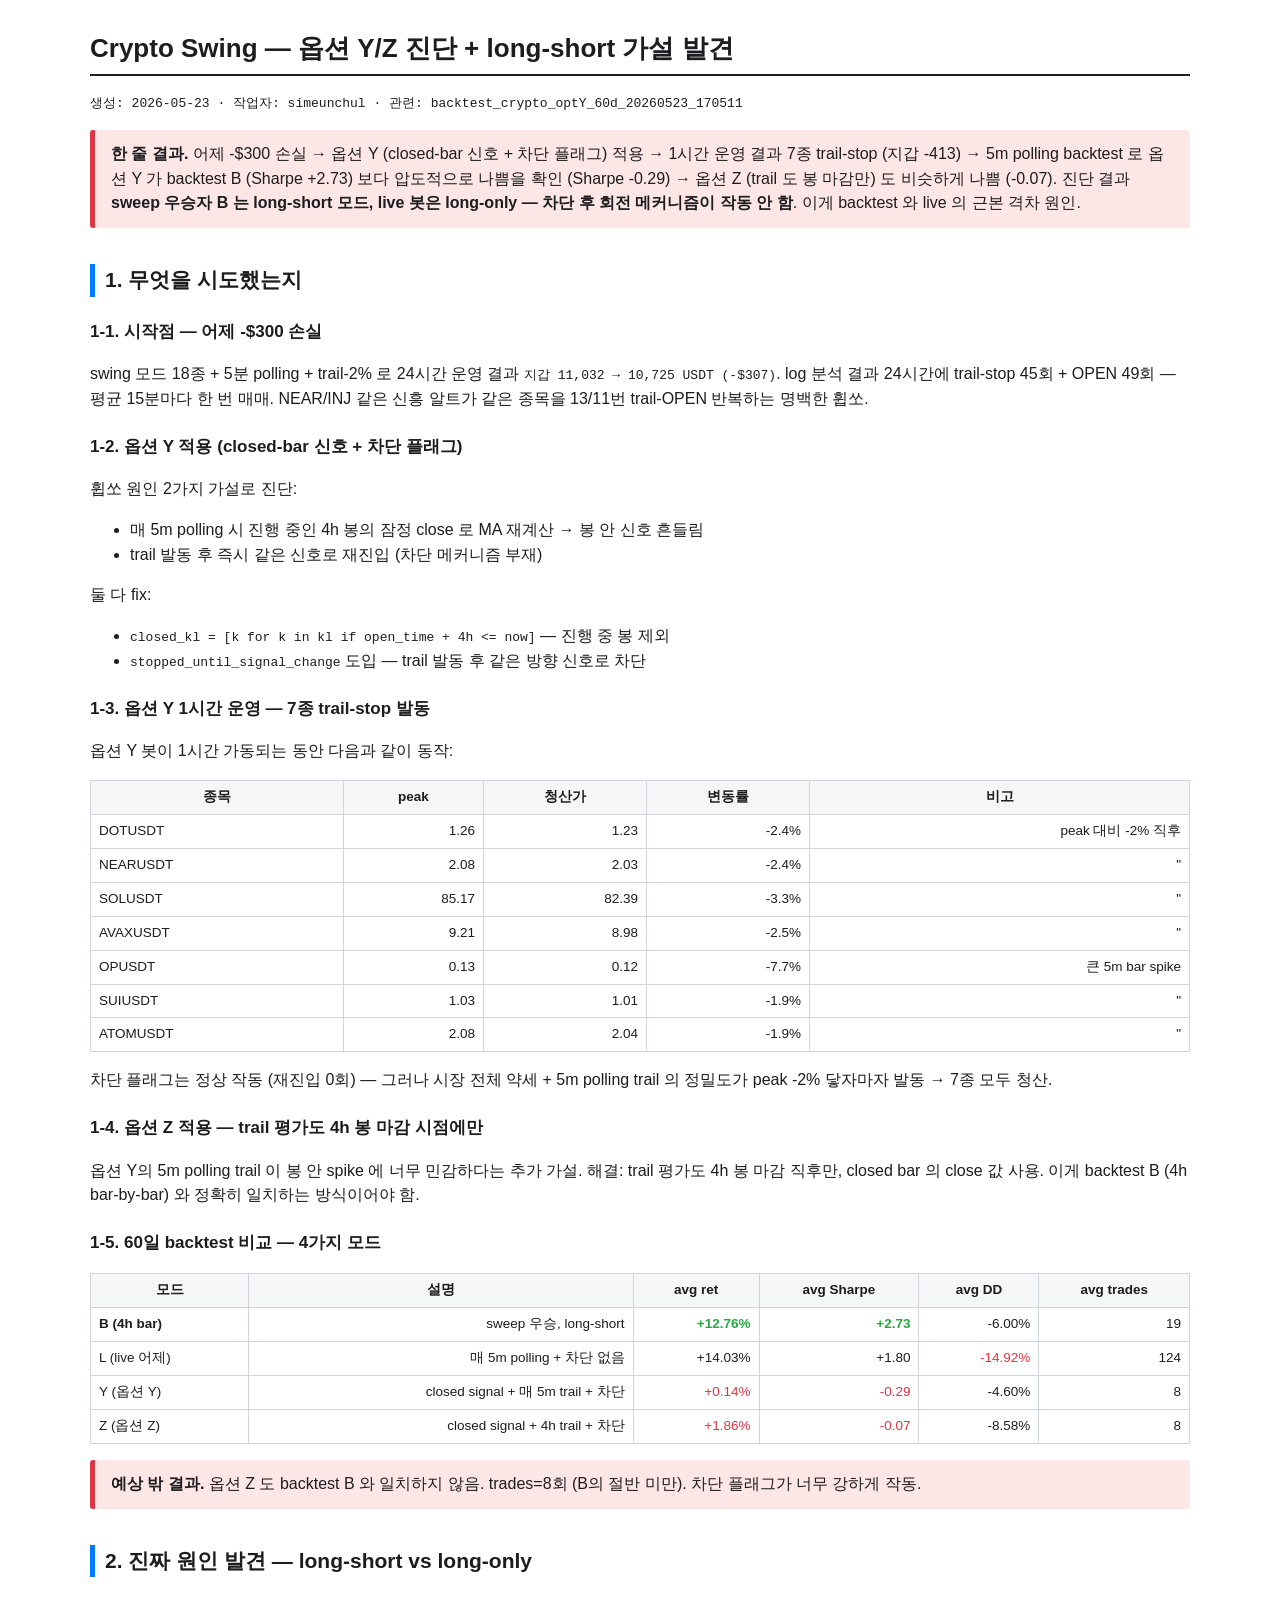
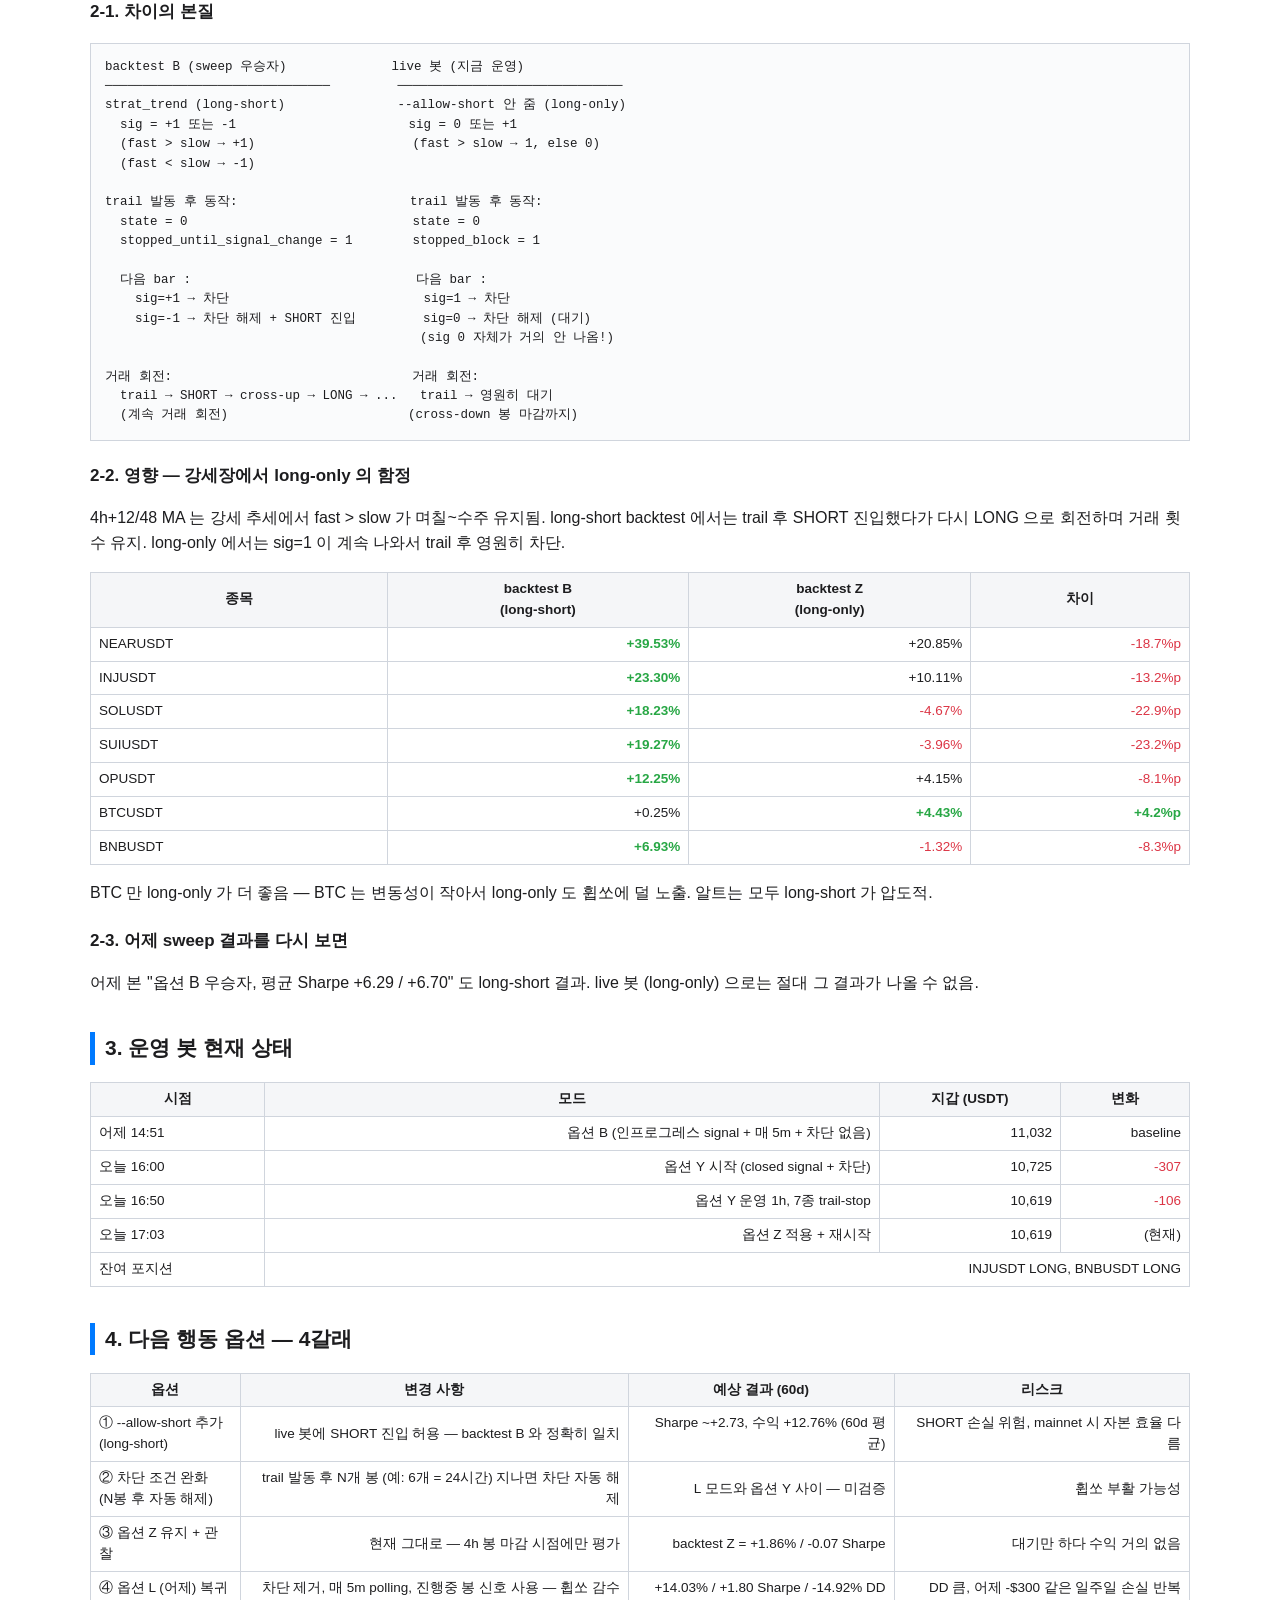
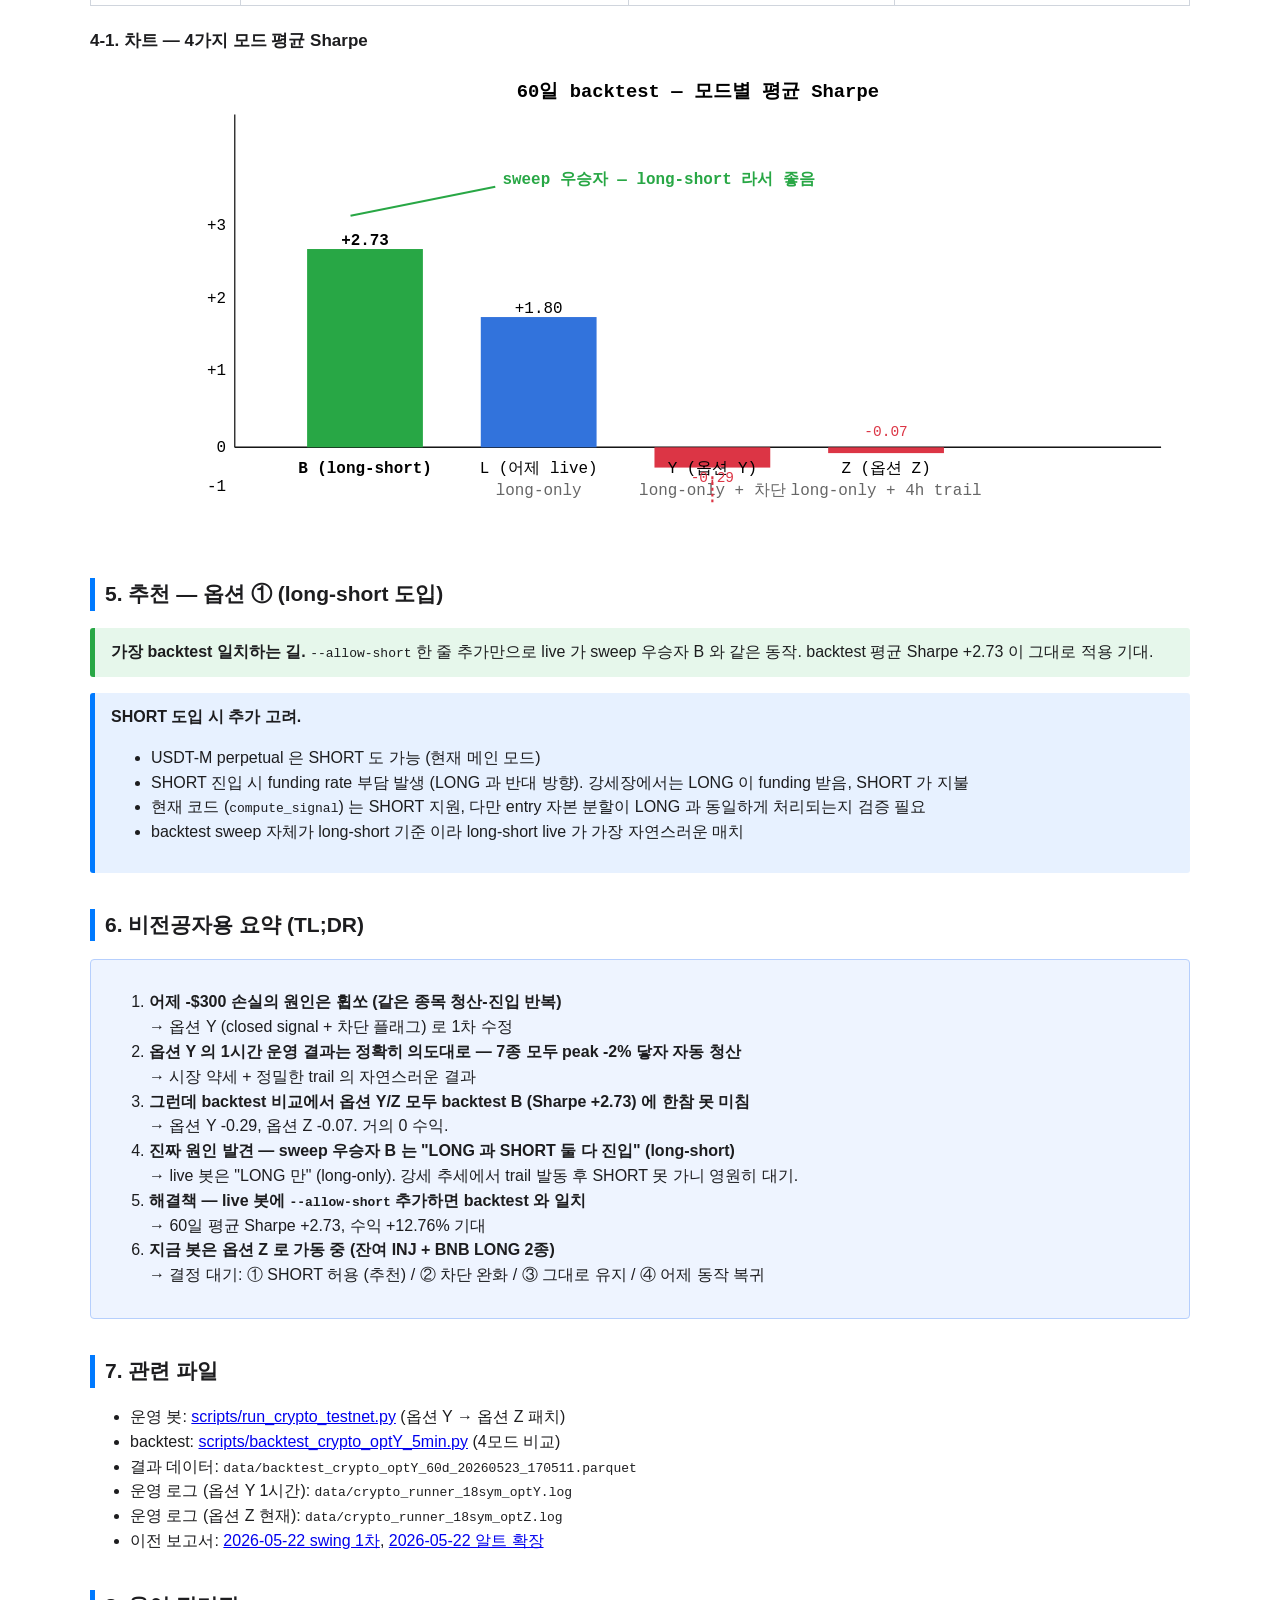
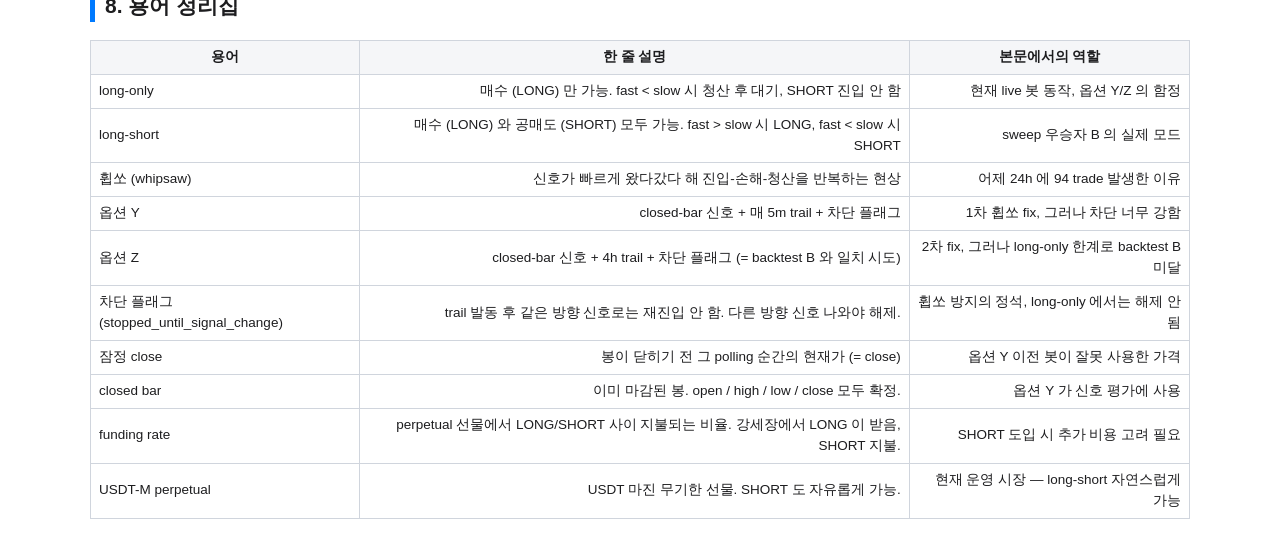
<file: docs/2026-05-23/swing_optY_optZ_diagnosis.html>
<!DOCTYPE html>
<html lang="ko">
<head>
<meta charset="UTF-8">
<title>Crypto Swing — 옵션 Y/Z 진단 + long-short 가설 발견</title>
<style>
  body { font-family: -apple-system, "Segoe UI", "Malgun Gothic", sans-serif; max-width: 1100px; margin: 28px auto; padding: 0 18px; color: #1d1d1f; line-height: 1.55; }
  h1 { font-size: 26px; border-bottom: 2px solid #1d1d1f; padding-bottom: 6px; }
  h2 { font-size: 21px; margin-top: 36px; border-left: 5px solid #007aff; padding-left: 10px; }
  h3 { font-size: 17px; margin-top: 22px; }
  .callout { background: #fff8e6; border-left: 5px solid #ffb800; padding: 12px 16px; margin: 16px 0; border-radius: 3px; }
  .callout.win  { background: #e6f7eb; border-left-color: #28a745; }
  .callout.warn { background: #fde6e6; border-left-color: #dc3545; }
  .callout.info { background: #e7f1ff; border-left-color: #007aff; }
  table { border-collapse: collapse; width: 100%; margin: 12px 0; font-size: 13.5px; }
  th, td { border: 1px solid #d0d5dd; padding: 6px 8px; text-align: right; }
  th { background: #f5f6f8; text-align: center; }
  td:first-child, td.label { text-align: left; }
  .green { color: #28a745; font-weight: 600; }
  .red { color: #dc3545; }
  .mono { font-family: ui-monospace, "SF Mono", Consolas, monospace; font-size: 13px; }
  pre { background: #f5f6f8; padding: 12px; overflow-x: auto; font-size: 12.5px; border-radius: 3px; }
  .tldr { background: #eef4ff; border: 1px solid #b6cffd; padding: 14px 18px; border-radius: 4px; margin: 18px 0; }
  .diagram { background: #fafbfc; border: 1px solid #d0d5dd; padding: 14px; font-family: ui-monospace, Consolas, monospace; font-size: 12.5px; white-space: pre; overflow-x: auto; }
</style>
</head>
<body>

<h1>Crypto Swing — 옵션 Y/Z 진단 + long-short 가설 발견</h1>
<p class="mono">생성: 2026-05-23 · 작업자: simeunchul · 관련: <code>backtest_crypto_optY_60d_20260523_170511</code></p>

<div class="callout warn">
<b>한 줄 결과.</b>
어제 -$300 손실 → 옵션 Y (closed-bar 신호 + 차단 플래그) 적용 → 1시간 운영 결과 7종 trail-stop (지갑 -413) → 5m polling backtest 로 옵션 Y 가 backtest B (Sharpe +2.73) 보다 압도적으로 나쁨을 확인 (Sharpe -0.29) → 옵션 Z (trail 도 봉 마감만) 도 비슷하게 나쁨 (-0.07). 진단 결과 <b>sweep 우승자 B 는 long-short 모드, live 봇은 long-only — 차단 후 회전 메커니즘이 작동 안 함</b>. 이게 backtest 와 live 의 근본 격차 원인.
</div>

<h2>1. 무엇을 시도했는지</h2>

<h3>1-1. 시작점 — 어제 -$300 손실</h3>
<p>swing 모드 18종 + 5분 polling + trail-2% 로 24시간 운영 결과 <code>지갑 11,032 → 10,725 USDT (-$307)</code>. log 분석 결과 24시간에 trail-stop 45회 + OPEN 49회 — 평균 15분마다 한 번 매매. NEAR/INJ 같은 신흥 알트가 같은 종목을 13/11번 trail-OPEN 반복하는 명백한 휩쏘.</p>

<h3>1-2. 옵션 Y 적용 (closed-bar 신호 + 차단 플래그)</h3>
<p>휩쏘 원인 2가지 가설로 진단:</p>
<ul>
<li>매 5m polling 시 진행 중인 4h 봉의 잠정 close 로 MA 재계산 → 봉 안 신호 흔들림</li>
<li>trail 발동 후 즉시 같은 신호로 재진입 (차단 메커니즘 부재)</li>
</ul>
<p>둘 다 fix:</p>
<ul>
<li><code>closed_kl = [k for k in kl if open_time + 4h <= now]</code> — 진행 중 봉 제외</li>
<li><code>stopped_until_signal_change</code> 도입 — trail 발동 후 같은 방향 신호로 차단</li>
</ul>

<h3>1-3. 옵션 Y 1시간 운영 — 7종 trail-stop 발동</h3>
<p>옵션 Y 봇이 1시간 가동되는 동안 다음과 같이 동작:</p>
<table>
<tr><th>종목</th><th>peak</th><th>청산가</th><th>변동률</th><th>비고</th></tr>
<tr><td class="label">DOTUSDT</td><td>1.26</td><td>1.23</td><td>-2.4%</td><td>peak 대비 -2% 직후</td></tr>
<tr><td class="label">NEARUSDT</td><td>2.08</td><td>2.03</td><td>-2.4%</td><td>"</td></tr>
<tr><td class="label">SOLUSDT</td><td>85.17</td><td>82.39</td><td>-3.3%</td><td>"</td></tr>
<tr><td class="label">AVAXUSDT</td><td>9.21</td><td>8.98</td><td>-2.5%</td><td>"</td></tr>
<tr><td class="label">OPUSDT</td><td>0.13</td><td>0.12</td><td>-7.7%</td><td>큰 5m bar spike</td></tr>
<tr><td class="label">SUIUSDT</td><td>1.03</td><td>1.01</td><td>-1.9%</td><td>"</td></tr>
<tr><td class="label">ATOMUSDT</td><td>2.08</td><td>2.04</td><td>-1.9%</td><td>"</td></tr>
</table>
<p>차단 플래그는 정상 작동 (재진입 0회) — 그러나 시장 전체 약세 + 5m polling trail 의 정밀도가 peak -2% 닿자마자 발동 → 7종 모두 청산.</p>

<h3>1-4. 옵션 Z 적용 — trail 평가도 4h 봉 마감 시점에만</h3>
<p>옵션 Y의 5m polling trail 이 봉 안 spike 에 너무 민감하다는 추가 가설. 해결: trail 평가도 4h 봉 마감 직후만, closed bar 의 close 값 사용. 이게 backtest B (4h bar-by-bar) 와 정확히 일치하는 방식이어야 함.</p>

<h3>1-5. 60일 backtest 비교 — 4가지 모드</h3>

<table>
<tr><th>모드</th><th>설명</th><th>avg ret</th><th>avg Sharpe</th><th>avg DD</th><th>avg trades</th></tr>
<tr><td class="label"><b>B (4h bar)</b></td><td>sweep 우승, long-short</td><td class="green">+12.76%</td><td class="green">+2.73</td><td>-6.00%</td><td>19</td></tr>
<tr><td class="label">L (live 어제)</td><td>매 5m polling + 차단 없음</td><td>+14.03%</td><td>+1.80</td><td class="red">-14.92%</td><td>124</td></tr>
<tr><td class="label">Y (옵션 Y)</td><td>closed signal + 매 5m trail + 차단</td><td class="red">+0.14%</td><td class="red">-0.29</td><td>-4.60%</td><td>8</td></tr>
<tr><td class="label">Z (옵션 Z)</td><td>closed signal + 4h trail + 차단</td><td class="red">+1.86%</td><td class="red">-0.07</td><td>-8.58%</td><td>8</td></tr>
</table>

<div class="callout warn">
<b>예상 밖 결과.</b>
옵션 Z 도 backtest B 와 일치하지 않음. trades=8회 (B의 절반 미만). 차단 플래그가 너무 강하게 작동.
</div>

<h2>2. 진짜 원인 발견 — long-short vs long-only</h2>

<h3>2-1. 차이의 본질</h3>

<div class="diagram">backtest B (sweep 우승자)              live 봇 (지금 운영)
──────────────────────────────         ──────────────────────────────
strat_trend (long-short)               --allow-short 안 줌 (long-only)
  sig = +1 또는 -1                       sig = 0 또는 +1
  (fast > slow → +1)                     (fast > slow → 1, else 0)
  (fast < slow → -1)

trail 발동 후 동작:                       trail 발동 후 동작:
  state = 0                              state = 0
  stopped_until_signal_change = 1        stopped_block = 1

  다음 bar :                              다음 bar :
    sig=+1 → 차단                          sig=1 → 차단
    sig=-1 → 차단 해제 + SHORT 진입         sig=0 → 차단 해제 (대기)
                                          (sig 0 자체가 거의 안 나옴!)

거래 회전:                                거래 회전:
  trail → SHORT → cross-up → LONG → ...   trail → 영원히 대기
  (계속 거래 회전)                        (cross-down 봉 마감까지)
</div>

<h3>2-2. 영향 — 강세장에서 long-only 의 함정</h3>
<p>4h+12/48 MA 는 강세 추세에서 fast > slow 가 며칠~수주 유지됨. long-short backtest 에서는 trail 후 SHORT 진입했다가 다시 LONG 으로 회전하며 거래 횟수 유지. long-only 에서는 sig=1 이 계속 나와서 trail 후 영원히 차단.</p>

<table>
<tr><th>종목</th><th>backtest B<br>(long-short)</th><th>backtest Z<br>(long-only)</th><th>차이</th></tr>
<tr><td class="label">NEARUSDT</td><td class="green">+39.53%</td><td>+20.85%</td><td class="red">-18.7%p</td></tr>
<tr><td class="label">INJUSDT</td><td class="green">+23.30%</td><td>+10.11%</td><td class="red">-13.2%p</td></tr>
<tr><td class="label">SOLUSDT</td><td class="green">+18.23%</td><td class="red">-4.67%</td><td class="red">-22.9%p</td></tr>
<tr><td class="label">SUIUSDT</td><td class="green">+19.27%</td><td class="red">-3.96%</td><td class="red">-23.2%p</td></tr>
<tr><td class="label">OPUSDT</td><td class="green">+12.25%</td><td>+4.15%</td><td class="red">-8.1%p</td></tr>
<tr><td class="label">BTCUSDT</td><td>+0.25%</td><td class="green">+4.43%</td><td class="green">+4.2%p</td></tr>
<tr><td class="label">BNBUSDT</td><td class="green">+6.93%</td><td class="red">-1.32%</td><td class="red">-8.3%p</td></tr>
</table>

<p>BTC 만 long-only 가 더 좋음 — BTC 는 변동성이 작아서 long-only 도 휩쏘에 덜 노출. 알트는 모두 long-short 가 압도적.</p>

<h3>2-3. 어제 sweep 결과를 다시 보면</h3>
<p>어제 본 "옵션 B 우승자, 평균 Sharpe +6.29 / +6.70" 도 long-short 결과. live 봇 (long-only) 으로는 절대 그 결과가 나올 수 없음.</p>

<h2>3. 운영 봇 현재 상태</h2>
<table>
<tr><th>시점</th><th>모드</th><th>지갑 (USDT)</th><th>변화</th></tr>
<tr><td>어제 14:51</td><td>옵션 B (인프로그레스 signal + 매 5m + 차단 없음)</td><td>11,032</td><td>baseline</td></tr>
<tr><td>오늘 16:00</td><td>옵션 Y 시작 (closed signal + 차단)</td><td>10,725</td><td class="red">-307</td></tr>
<tr><td>오늘 16:50</td><td>옵션 Y 운영 1h, 7종 trail-stop</td><td>10,619</td><td class="red">-106</td></tr>
<tr><td>오늘 17:03</td><td>옵션 Z 적용 + 재시작</td><td>10,619</td><td>(현재)</td></tr>
<tr><td>잔여 포지션</td><td colspan="3">INJUSDT LONG, BNBUSDT LONG</td></tr>
</table>

<h2>4. 다음 행동 옵션 — 4갈래</h2>

<table>
<tr><th>옵션</th><th>변경 사항</th><th>예상 결과 (60d)</th><th>리스크</th></tr>
<tr><td class="label">①  --allow-short 추가<br>(long-short)</td>
    <td>live 봇에 SHORT 진입 허용 — backtest B 와 정확히 일치</td>
    <td>Sharpe ~+2.73, 수익 +12.76% (60d 평균)</td>
    <td>SHORT 손실 위험, mainnet 시 자본 효율 다름</td></tr>
<tr><td class="label">② 차단 조건 완화<br>(N봉 후 자동 해제)</td>
    <td>trail 발동 후 N개 봉 (예: 6개 = 24시간) 지나면 차단 자동 해제</td>
    <td>L 모드와 옵션 Y 사이 — 미검증</td>
    <td>휩쏘 부활 가능성</td></tr>
<tr><td class="label">③ 옵션 Z 유지 + 관찰</td>
    <td>현재 그대로 — 4h 봉 마감 시점에만 평가</td>
    <td>backtest Z = +1.86% / -0.07 Sharpe</td>
    <td>대기만 하다 수익 거의 없음</td></tr>
<tr><td class="label">④ 옵션 L (어제) 복귀</td>
    <td>차단 제거, 매 5m polling, 진행중 봉 신호 사용 — 휩쏘 감수</td>
    <td>+14.03% / +1.80 Sharpe / -14.92% DD</td>
    <td>DD 큼, 어제 -$300 같은 일주일 손실 반복</td></tr>
</table>

<h3>4-1. 차트 — 4가지 모드 평균 Sharpe</h3>
<svg viewBox="0 0 760 320" xmlns="http://www.w3.org/2000/svg" font-family="ui-monospace, Consolas, monospace" font-size="11">
  <line x1="100" y1="30" x2="100" y2="260" stroke="#333"/>
  <line x1="100" y1="260" x2="740" y2="260" stroke="#333"/>
  <text x="420" y="18" font-size="13" font-weight="bold" text-anchor="middle">60일 backtest — 모드별 평균 Sharpe</text>

  <!-- Y axis: 0 at y=260, +3 at y=110 -->
  <text x="94" y="263" text-anchor="end">0</text>
  <text x="94" y="210" text-anchor="end">+1</text>
  <text x="94" y="160" text-anchor="end">+2</text>
  <text x="94" y="110" text-anchor="end">+3</text>
  <text x="94" y="290" text-anchor="end">-1</text>
  <line x1="100" y1="260" x2="740" y2="260" stroke="#000" stroke-width="0.5"/>

  <!-- Bar B: +2.73 → height=137 -->
  <rect x="150" y="123" width="80" height="137" fill="#28a745"/>
  <text x="190" y="278" text-anchor="middle" font-weight="bold">B (long-short)</text>
  <text x="190" y="120" text-anchor="middle" font-weight="bold">+2.73</text>

  <!-- Bar L: +1.80 → height=90 -->
  <rect x="270" y="170" width="80" height="90" fill="#3273dc"/>
  <text x="310" y="278" text-anchor="middle">L (어제 live)</text>
  <text x="310" y="293" text-anchor="middle" fill="#666">long-only</text>
  <text x="310" y="167" text-anchor="middle">+1.80</text>

  <!-- Bar Y: -0.29 → 0 위로 살짝 -->
  <rect x="390" y="260" width="80" height="14" fill="#dc3545"/>
  <text x="430" y="278" text-anchor="middle">Y (옵션 Y)</text>
  <text x="430" y="293" text-anchor="middle" fill="#666">long-only + 차단</text>
  <text x="430" y="284" text-anchor="middle" fill="#dc3545" font-size="10">-0.29</text>

  <!-- Bar Z: -0.07 -->
  <rect x="510" y="260" width="80" height="4" fill="#dc3545"/>
  <text x="550" y="278" text-anchor="middle">Z (옵션 Z)</text>
  <text x="550" y="293" text-anchor="middle" fill="#666">long-only + 4h trail</text>
  <text x="550" y="252" text-anchor="middle" fill="#dc3545" font-size="10">-0.07</text>

  <!-- Annotation -->
  <line x1="180" y1="100" x2="280" y2="80" stroke="#28a745" stroke-width="1.5"/>
  <text x="285" y="78" fill="#28a745" font-size="11" font-weight="bold">sweep 우승자 — long-short 라서 좋음</text>
  <line x1="430" y1="280" x2="430" y2="300" stroke="#dc3545" stroke-width="1.5" stroke-dasharray="2,2"/>
</svg>

<h2>5. 추천 — 옵션 ① (long-short 도입)</h2>

<div class="callout win">
<b>가장 backtest 일치하는 길.</b>
<code>--allow-short</code> 한 줄 추가만으로 live 가 sweep 우승자 B 와 같은 동작. backtest 평균 Sharpe +2.73 이 그대로 적용 기대.
</div>

<div class="callout info">
<b>SHORT 도입 시 추가 고려.</b>
<ul>
<li>USDT-M perpetual 은 SHORT 도 가능 (현재 메인 모드)</li>
<li>SHORT 진입 시 funding rate 부담 발생 (LONG 과 반대 방향). 강세장에서는 LONG 이 funding 받음, SHORT 가 지불</li>
<li>현재 코드 (<code>compute_signal</code>) 는 SHORT 지원, 다만 entry 자본 분할이 LONG 과 동일하게 처리되는지 검증 필요</li>
<li>backtest sweep 자체가 long-short 기준 이라 long-short live 가 가장 자연스러운 매치</li>
</ul>
</div>

<h2>6. 비전공자용 요약 (TL;DR)</h2>
<div class="tldr">
<ol>
<li><b>어제 -$300 손실의 원인은 휩쏘 (같은 종목 청산-진입 반복)</b>
<br>→ 옵션 Y (closed signal + 차단 플래그) 로 1차 수정</li>
<li><b>옵션 Y 의 1시간 운영 결과는 정확히 의도대로 — 7종 모두 peak -2% 닿자 자동 청산</b>
<br>→ 시장 약세 + 정밀한 trail 의 자연스러운 결과</li>
<li><b>그런데 backtest 비교에서 옵션 Y/Z 모두 backtest B (Sharpe +2.73) 에 한참 못 미침</b>
<br>→ 옵션 Y -0.29, 옵션 Z -0.07. 거의 0 수익.</li>
<li><b>진짜 원인 발견 — sweep 우승자 B 는 "LONG 과 SHORT 둘 다 진입" (long-short)</b>
<br>→ live 봇은 "LONG 만" (long-only). 강세 추세에서 trail 발동 후 SHORT 못 가니 영원히 대기.</li>
<li><b>해결책 — live 봇에 <code>--allow-short</code> 추가하면 backtest 와 일치</b>
<br>→ 60일 평균 Sharpe +2.73, 수익 +12.76% 기대</li>
<li><b>지금 봇은 옵션 Z 로 가동 중 (잔여 INJ + BNB LONG 2종)</b>
<br>→ 결정 대기: ① SHORT 허용 (추천) / ② 차단 완화 / ③ 그대로 유지 / ④ 어제 동작 복귀</li>
</ol>
</div>

<h2>7. 관련 파일</h2>
<ul>
<li>운영 봇: <a href="../../scripts/run_crypto_testnet.py">scripts/run_crypto_testnet.py</a> (옵션 Y → 옵션 Z 패치)</li>
<li>backtest: <a href="../../scripts/backtest_crypto_optY_5min.py">scripts/backtest_crypto_optY_5min.py</a> (4모드 비교)</li>
<li>결과 데이터: <code>data/backtest_crypto_optY_60d_20260523_170511.parquet</code></li>
<li>운영 로그 (옵션 Y 1시간): <code>data/crypto_runner_18sym_optY.log</code></li>
<li>운영 로그 (옵션 Z 현재): <code>data/crypto_runner_18sym_optZ.log</code></li>
<li>이전 보고서: <a href="../2026-05-22/crypto_swing_mode_AB.html">2026-05-22 swing 1차</a>,
                <a href="../2026-05-22/crypto_swing_alts_expansion.html">2026-05-22 알트 확장</a></li>
</ul>

<h2>8. 용어 정리집</h2>
<table>
<tr><th>용어</th><th>한 줄 설명</th><th>본문에서의 역할</th></tr>
<tr><td>long-only</td><td>매수 (LONG) 만 가능. fast &lt; slow 시 청산 후 대기, SHORT 진입 안 함</td><td>현재 live 봇 동작, 옵션 Y/Z 의 함정</td></tr>
<tr><td>long-short</td><td>매수 (LONG) 와 공매도 (SHORT) 모두 가능. fast &gt; slow 시 LONG, fast &lt; slow 시 SHORT</td><td>sweep 우승자 B 의 실제 모드</td></tr>
<tr><td>휩쏘 (whipsaw)</td><td>신호가 빠르게 왔다갔다 해 진입-손해-청산을 반복하는 현상</td><td>어제 24h 에 94 trade 발생한 이유</td></tr>
<tr><td>옵션 Y</td><td>closed-bar 신호 + 매 5m trail + 차단 플래그</td><td>1차 휩쏘 fix, 그러나 차단 너무 강함</td></tr>
<tr><td>옵션 Z</td><td>closed-bar 신호 + 4h trail + 차단 플래그 (= backtest B 와 일치 시도)</td><td>2차 fix, 그러나 long-only 한계로 backtest B 미달</td></tr>
<tr><td>차단 플래그 (stopped_until_signal_change)</td><td>trail 발동 후 같은 방향 신호로는 재진입 안 함. 다른 방향 신호 나와야 해제.</td><td>휩쏘 방지의 정석, long-only 에서는 해제 안 됨</td></tr>
<tr><td>잠정 close</td><td>봉이 닫히기 전 그 polling 순간의 현재가 (= close)</td><td>옵션 Y 이전 봇이 잘못 사용한 가격</td></tr>
<tr><td>closed bar</td><td>이미 마감된 봉. open / high / low / close 모두 확정.</td><td>옵션 Y 가 신호 평가에 사용</td></tr>
<tr><td>funding rate</td><td>perpetual 선물에서 LONG/SHORT 사이 지불되는 비율. 강세장에서 LONG 이 받음, SHORT 지불.</td><td>SHORT 도입 시 추가 비용 고려 필요</td></tr>
<tr><td>USDT-M perpetual</td><td>USDT 마진 무기한 선물. SHORT 도 자유롭게 가능.</td><td>현재 운영 시장 — long-short 자연스럽게 가능</td></tr>
</table>

</body>
</html>
</file>
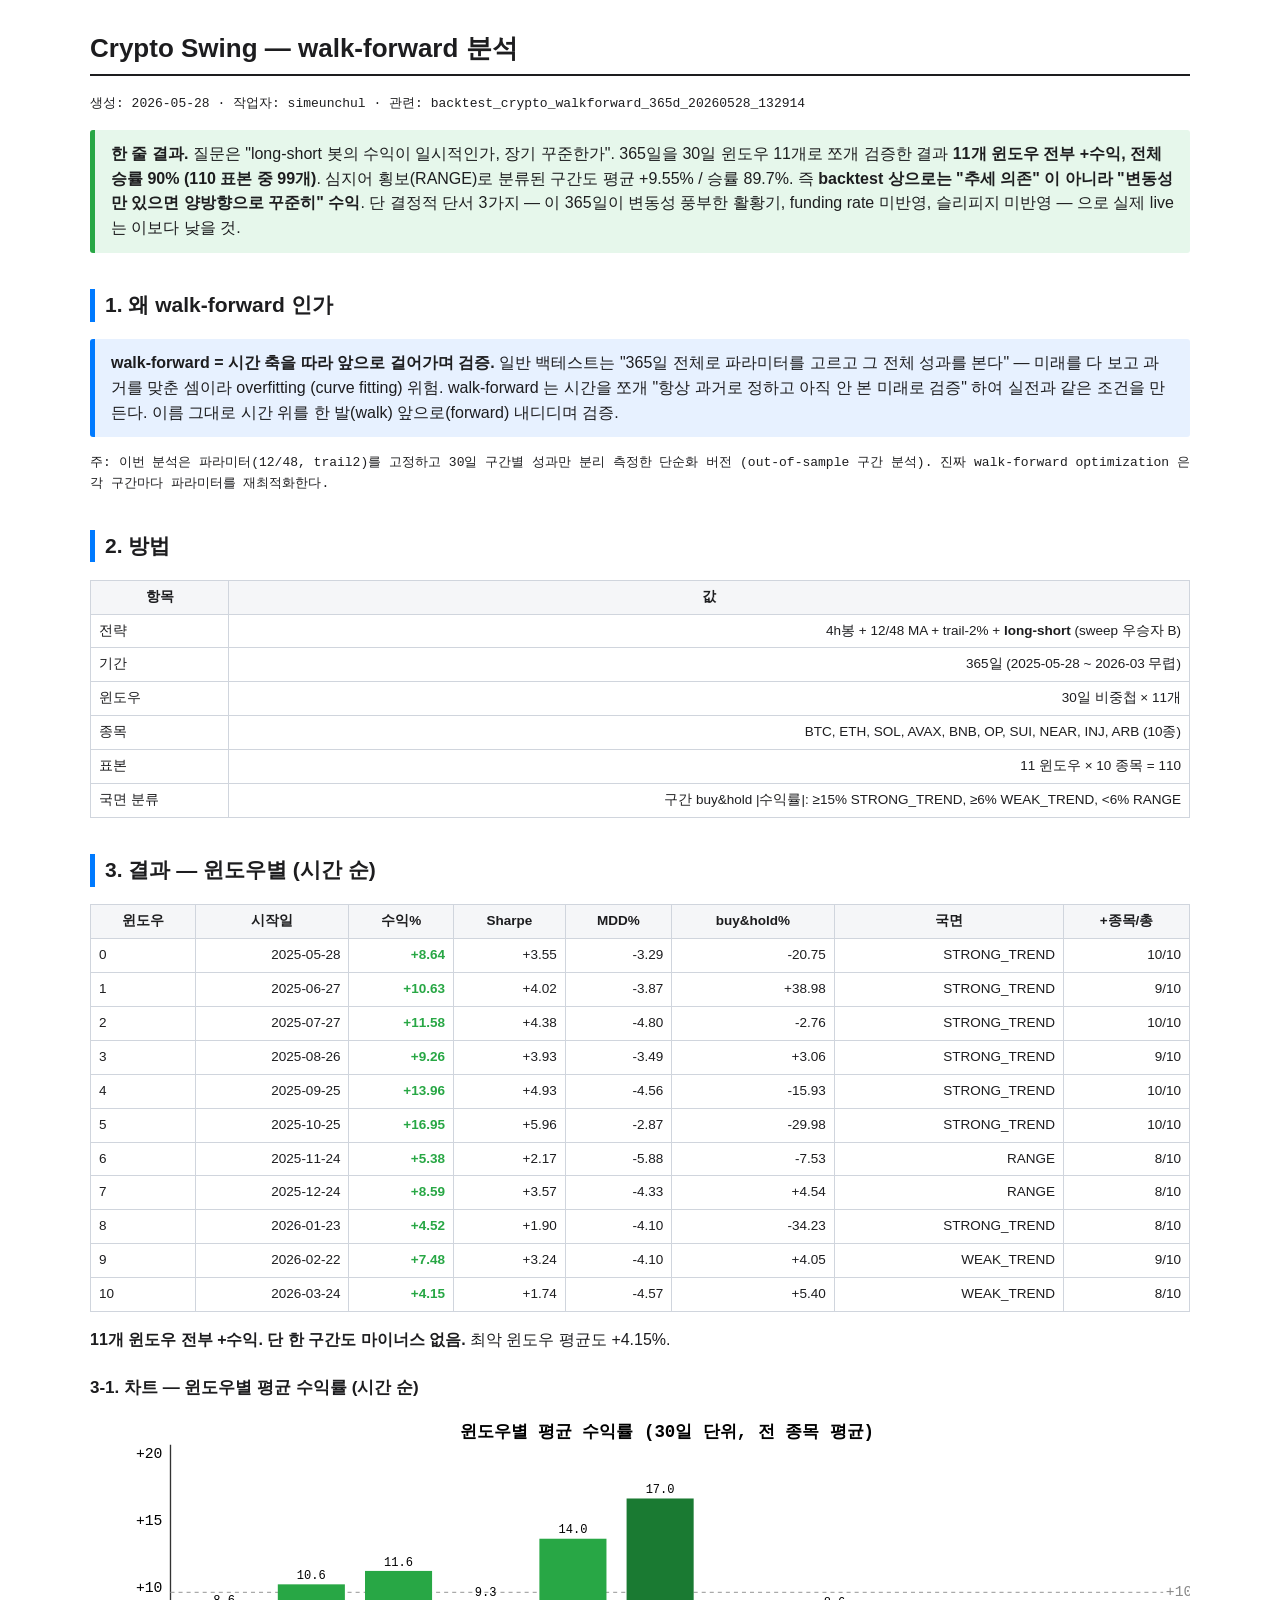
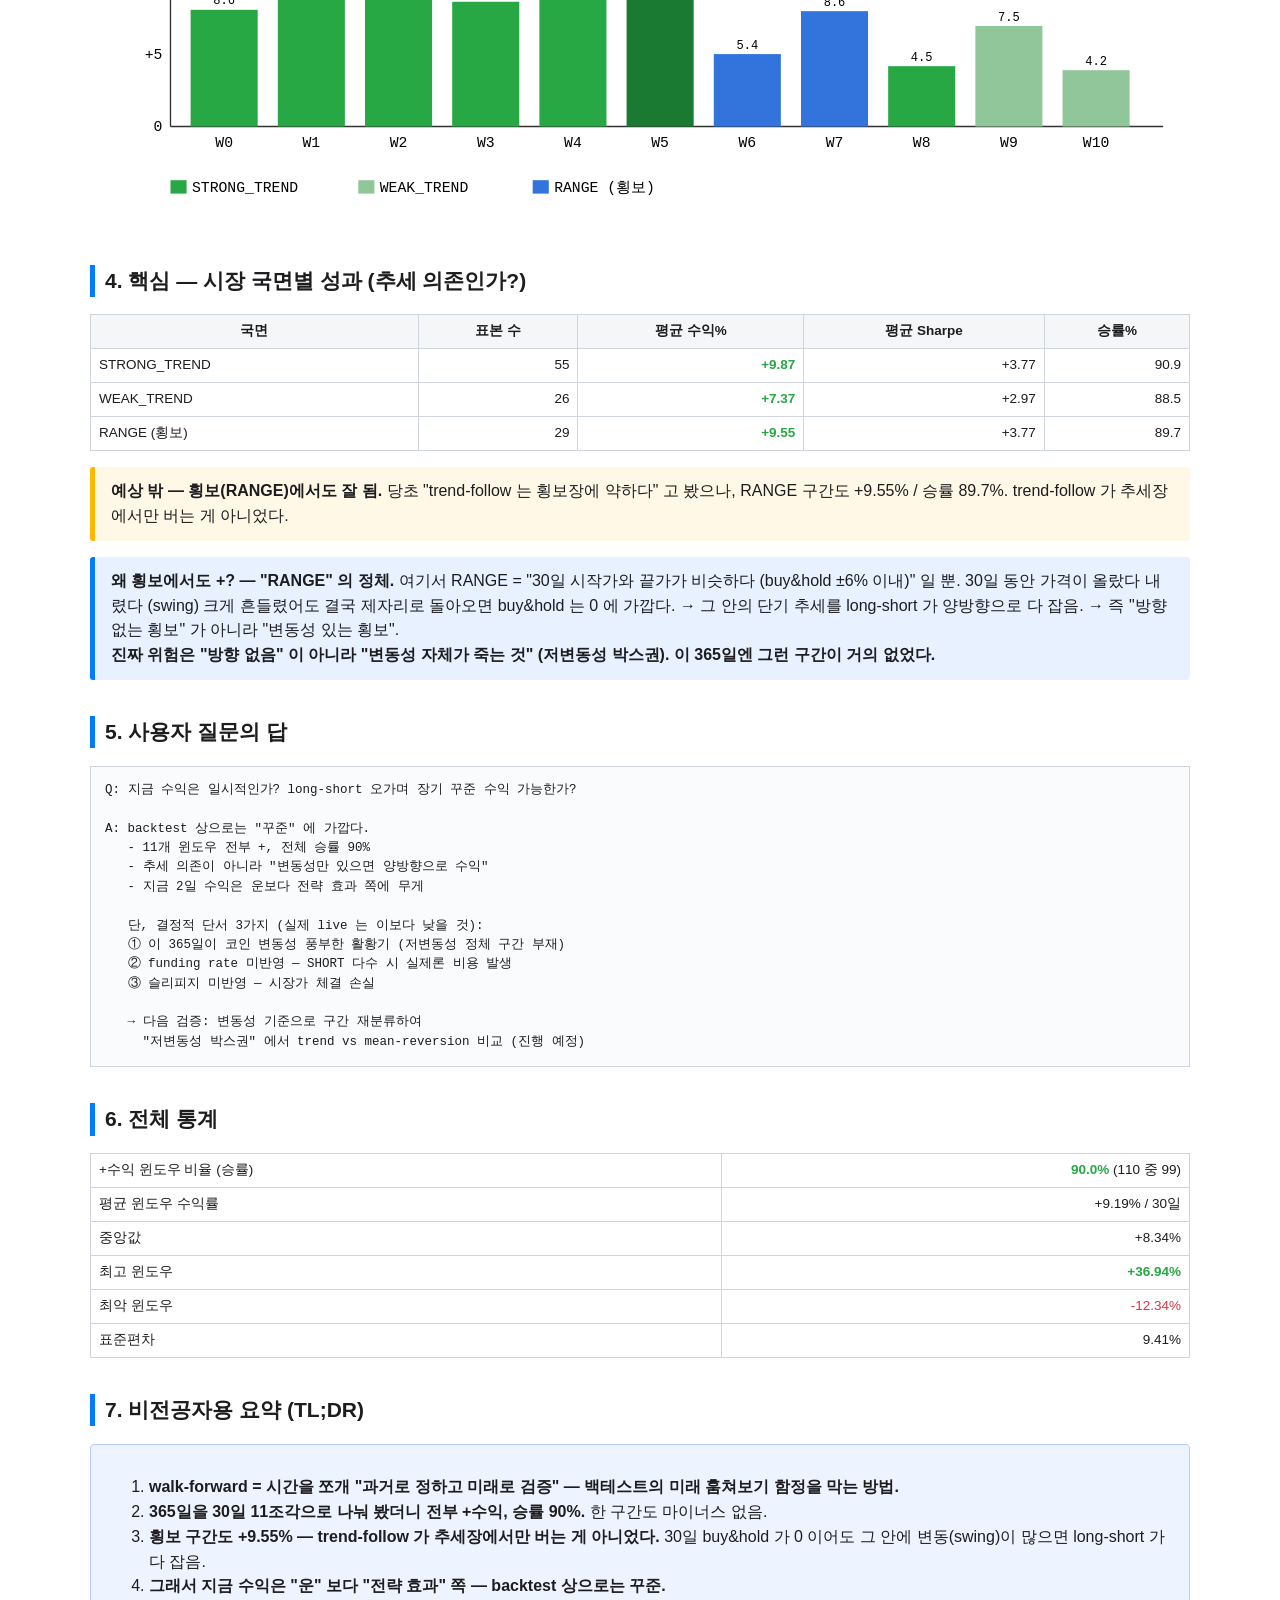
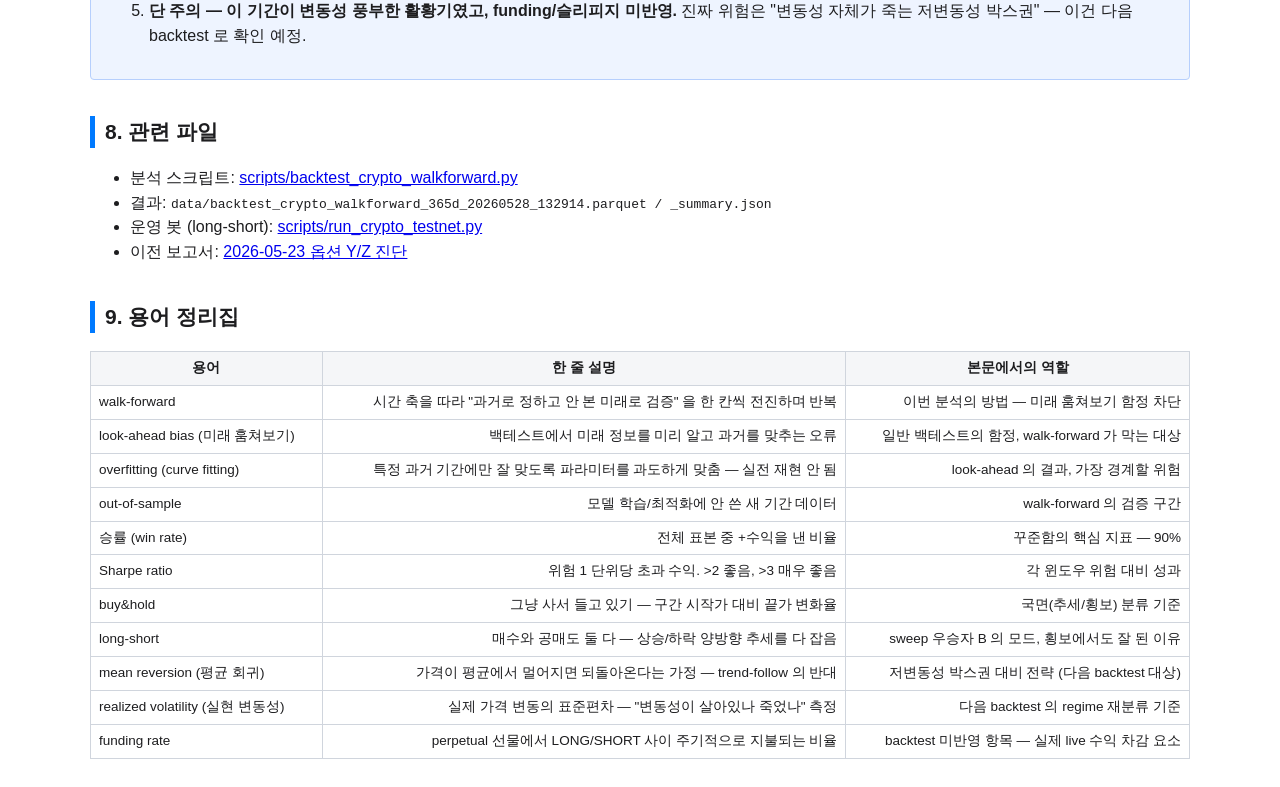
<file: docs/2026-05-28/swing_walkforward.html>
<!DOCTYPE html>
<html lang="ko">
<head>
<meta charset="UTF-8">
<title>Crypto Swing — walk-forward 분석 (수익이 일시적인가 꾸준한가)</title>
<style>
  body { font-family: -apple-system, "Segoe UI", "Malgun Gothic", sans-serif; max-width: 1100px; margin: 28px auto; padding: 0 18px; color: #1d1d1f; line-height: 1.55; }
  h1 { font-size: 26px; border-bottom: 2px solid #1d1d1f; padding-bottom: 6px; }
  h2 { font-size: 21px; margin-top: 36px; border-left: 5px solid #007aff; padding-left: 10px; }
  h3 { font-size: 17px; margin-top: 22px; }
  .callout { background: #fff8e6; border-left: 5px solid #ffb800; padding: 12px 16px; margin: 16px 0; border-radius: 3px; }
  .callout.win  { background: #e6f7eb; border-left-color: #28a745; }
  .callout.warn { background: #fde6e6; border-left-color: #dc3545; }
  .callout.info { background: #e7f1ff; border-left-color: #007aff; }
  table { border-collapse: collapse; width: 100%; margin: 12px 0; font-size: 13.5px; }
  th, td { border: 1px solid #d0d5dd; padding: 6px 8px; text-align: right; }
  th { background: #f5f6f8; text-align: center; }
  td:first-child, td.label { text-align: left; }
  .green { color: #28a745; font-weight: 600; }
  .red { color: #dc3545; }
  .mono { font-family: ui-monospace, "SF Mono", Consolas, monospace; font-size: 13px; }
  pre { background: #f5f6f8; padding: 12px; overflow-x: auto; font-size: 12.5px; border-radius: 3px; }
  .tldr { background: #eef4ff; border: 1px solid #b6cffd; padding: 14px 18px; border-radius: 4px; margin: 18px 0; }
  .diagram { background: #fafbfc; border: 1px solid #d0d5dd; padding: 14px; font-family: ui-monospace, Consolas, monospace; font-size: 12.5px; white-space: pre; overflow-x: auto; }
</style>
</head>
<body>

<h1>Crypto Swing — walk-forward 분석</h1>
<p class="mono">생성: 2026-05-28 · 작업자: simeunchul · 관련: <code>backtest_crypto_walkforward_365d_20260528_132914</code></p>

<div class="callout win">
<b>한 줄 결과.</b>
질문은 "long-short 봇의 수익이 일시적인가, 장기 꾸준한가". 365일을 30일 윈도우 11개로 쪼개 검증한 결과 <b>11개 윈도우 전부 +수익, 전체 승률 90% (110 표본 중 99개)</b>. 심지어 횡보(RANGE)로 분류된 구간도 평균 +9.55% / 승률 89.7%. 즉 <b>backtest 상으로는 "추세 의존" 이 아니라 "변동성만 있으면 양방향으로 꾸준히" 수익</b>. 단 결정적 단서 3가지 — 이 365일이 변동성 풍부한 활황기, funding rate 미반영, 슬리피지 미반영 — 으로 실제 live 는 이보다 낮을 것.
</div>

<h2>1. 왜 walk-forward 인가</h2>
<div class="callout info">
<b>walk-forward = 시간 축을 따라 앞으로 걸어가며 검증.</b>
일반 백테스트는 "365일 전체로 파라미터를 고르고 그 전체 성과를 본다" — 미래를 다 보고 과거를 맞춘 셈이라 overfitting (curve fitting) 위험. walk-forward 는 시간을 쪼개 "항상 과거로 정하고 아직 안 본 미래로 검증" 하여 실전과 같은 조건을 만든다. 이름 그대로 시간 위를 한 발(walk) 앞으로(forward) 내디디며 검증.
</div>
<p class="mono">주: 이번 분석은 파라미터(12/48, trail2)를 고정하고 30일 구간별 성과만 분리 측정한 단순화 버전 (out-of-sample 구간 분석). 진짜 walk-forward optimization 은 각 구간마다 파라미터를 재최적화한다.</p>

<h2>2. 방법</h2>
<table>
<tr><th>항목</th><th>값</th></tr>
<tr><td class="label">전략</td><td>4h봉 + 12/48 MA + trail-2% + <b>long-short</b> (sweep 우승자 B)</td></tr>
<tr><td class="label">기간</td><td>365일 (2025-05-28 ~ 2026-03 무렵)</td></tr>
<tr><td class="label">윈도우</td><td>30일 비중첩 × 11개</td></tr>
<tr><td class="label">종목</td><td>BTC, ETH, SOL, AVAX, BNB, OP, SUI, NEAR, INJ, ARB (10종)</td></tr>
<tr><td class="label">표본</td><td>11 윈도우 × 10 종목 = 110</td></tr>
<tr><td class="label">국면 분류</td><td>구간 buy&amp;hold |수익률|: ≥15% STRONG_TREND, ≥6% WEAK_TREND, &lt;6% RANGE</td></tr>
</table>

<h2>3. 결과 — 윈도우별 (시간 순)</h2>
<table>
<tr><th>윈도우</th><th>시작일</th><th>수익%</th><th>Sharpe</th><th>MDD%</th><th>buy&amp;hold%</th><th>국면</th><th>+종목/총</th></tr>
<tr><td>0</td><td>2025-05-28</td><td class="green">+8.64</td><td>+3.55</td><td>-3.29</td><td>-20.75</td><td>STRONG_TREND</td><td>10/10</td></tr>
<tr><td>1</td><td>2025-06-27</td><td class="green">+10.63</td><td>+4.02</td><td>-3.87</td><td>+38.98</td><td>STRONG_TREND</td><td>9/10</td></tr>
<tr><td>2</td><td>2025-07-27</td><td class="green">+11.58</td><td>+4.38</td><td>-4.80</td><td>-2.76</td><td>STRONG_TREND</td><td>10/10</td></tr>
<tr><td>3</td><td>2025-08-26</td><td class="green">+9.26</td><td>+3.93</td><td>-3.49</td><td>+3.06</td><td>STRONG_TREND</td><td>9/10</td></tr>
<tr><td>4</td><td>2025-09-25</td><td class="green">+13.96</td><td>+4.93</td><td>-4.56</td><td>-15.93</td><td>STRONG_TREND</td><td>10/10</td></tr>
<tr><td>5</td><td>2025-10-25</td><td class="green">+16.95</td><td>+5.96</td><td>-2.87</td><td>-29.98</td><td>STRONG_TREND</td><td>10/10</td></tr>
<tr><td>6</td><td>2025-11-24</td><td class="green">+5.38</td><td>+2.17</td><td>-5.88</td><td>-7.53</td><td>RANGE</td><td>8/10</td></tr>
<tr><td>7</td><td>2025-12-24</td><td class="green">+8.59</td><td>+3.57</td><td>-4.33</td><td>+4.54</td><td>RANGE</td><td>8/10</td></tr>
<tr><td>8</td><td>2026-01-23</td><td class="green">+4.52</td><td>+1.90</td><td>-4.10</td><td>-34.23</td><td>STRONG_TREND</td><td>8/10</td></tr>
<tr><td>9</td><td>2026-02-22</td><td class="green">+7.48</td><td>+3.24</td><td>-4.10</td><td>+4.05</td><td>WEAK_TREND</td><td>9/10</td></tr>
<tr><td>10</td><td>2026-03-24</td><td class="green">+4.15</td><td>+1.74</td><td>-4.57</td><td>+5.40</td><td>WEAK_TREND</td><td>8/10</td></tr>
</table>
<p><b>11개 윈도우 전부 +수익. 단 한 구간도 마이너스 없음.</b> 최악 윈도우 평균도 +4.15%.</p>

<h3>3-1. 차트 — 윈도우별 평균 수익률 (시간 순)</h3>
<svg viewBox="0 0 820 300" xmlns="http://www.w3.org/2000/svg" font-family="ui-monospace, Consolas, monospace" font-size="11">
  <line x1="60" y1="20" x2="60" y2="230" stroke="#333"/>
  <line x1="60" y1="230" x2="800" y2="230" stroke="#333"/>
  <text x="430" y="14" font-size="13" font-weight="bold" text-anchor="middle">윈도우별 평균 수익률 (30일 단위, 전 종목 평균)</text>

  <!-- Y axis: 0 at y=230, +20 at y=30 → 10/unit=10px -->
  <text x="54" y="233" text-anchor="end">0</text>
  <text x="54" y="180" text-anchor="end">+5</text>
  <text x="54" y="130" text-anchor="end">+10</text>
  <text x="54" y="80" text-anchor="end">+15</text>
  <text x="54" y="30" text-anchor="end">+20</text>
  <line x1="60" y1="130" x2="800" y2="130" stroke="#aaa" stroke-dasharray="3,3"/>
  <text x="802" y="133" fill="#888">+10%</text>

  <!-- bars: 11 windows, x from 75, width 55, gap 10 -->
  <!-- height = ret * 10 -->
  <!-- w0 +8.64 -->
  <rect x="75"  y="143" width="50" height="87"  fill="#28a745"/><text x="100" y="245" text-anchor="middle">W0</text><text x="100" y="139" text-anchor="middle" font-size="9">8.6</text>
  <rect x="140" y="124" width="50" height="106" fill="#28a745"/><text x="165" y="245" text-anchor="middle">W1</text><text x="165" y="120" text-anchor="middle" font-size="9">10.6</text>
  <rect x="205" y="114" width="50" height="116" fill="#28a745"/><text x="230" y="245" text-anchor="middle">W2</text><text x="230" y="110" text-anchor="middle" font-size="9">11.6</text>
  <rect x="270" y="137" width="50" height="93"  fill="#28a745"/><text x="295" y="245" text-anchor="middle">W3</text><text x="295" y="133" text-anchor="middle" font-size="9">9.3</text>
  <rect x="335" y="90"  width="50" height="140" fill="#28a745"/><text x="360" y="245" text-anchor="middle">W4</text><text x="360" y="86" text-anchor="middle" font-size="9">14.0</text>
  <rect x="400" y="60"  width="50" height="170" fill="#1a7a32"/><text x="425" y="245" text-anchor="middle">W5</text><text x="425" y="56" text-anchor="middle" font-size="9">17.0</text>
  <!-- W6, W7 = RANGE (다른 색) -->
  <rect x="465" y="176" width="50" height="54"  fill="#3273dc"/><text x="490" y="245" text-anchor="middle">W6</text><text x="490" y="172" text-anchor="middle" font-size="9">5.4</text>
  <rect x="530" y="144" width="50" height="86"  fill="#3273dc"/><text x="555" y="245" text-anchor="middle">W7</text><text x="555" y="140" text-anchor="middle" font-size="9">8.6</text>
  <rect x="595" y="185" width="50" height="45"  fill="#28a745"/><text x="620" y="245" text-anchor="middle">W8</text><text x="620" y="181" text-anchor="middle" font-size="9">4.5</text>
  <rect x="660" y="155" width="50" height="75"  fill="#90c699"/><text x="685" y="245" text-anchor="middle">W9</text><text x="685" y="151" text-anchor="middle" font-size="9">7.5</text>
  <rect x="725" y="188" width="50" height="42"  fill="#90c699"/><text x="750" y="245" text-anchor="middle">W10</text><text x="750" y="184" text-anchor="middle" font-size="9">4.2</text>

  <!-- legend -->
  <rect x="60"  y="270" width="12" height="10" fill="#28a745"/><text x="76" y="279">STRONG_TREND</text>
  <rect x="200" y="270" width="12" height="10" fill="#90c699"/><text x="216" y="279">WEAK_TREND</text>
  <rect x="330" y="270" width="12" height="10" fill="#3273dc"/><text x="346" y="279">RANGE (횡보)</text>
</svg>

<h2>4. 핵심 — 시장 국면별 성과 (추세 의존인가?)</h2>
<table>
<tr><th>국면</th><th>표본 수</th><th>평균 수익%</th><th>평균 Sharpe</th><th>승률%</th></tr>
<tr><td class="label">STRONG_TREND</td><td>55</td><td class="green">+9.87</td><td>+3.77</td><td>90.9</td></tr>
<tr><td class="label">WEAK_TREND</td><td>26</td><td class="green">+7.37</td><td>+2.97</td><td>88.5</td></tr>
<tr><td class="label">RANGE (횡보)</td><td>29</td><td class="green">+9.55</td><td>+3.77</td><td>89.7</td></tr>
</table>

<div class="callout">
<b>예상 밖 — 횡보(RANGE)에서도 잘 됨.</b>
당초 "trend-follow 는 횡보장에 약하다" 고 봤으나, RANGE 구간도 +9.55% / 승률 89.7%. trend-follow 가 추세장에서만 버는 게 아니었다.
</div>

<div class="callout info">
<b>왜 횡보에서도 +? — "RANGE" 의 정체.</b>
여기서 RANGE = "30일 시작가와 끝가가 비슷하다 (buy&amp;hold ±6% 이내)" 일 뿐.
30일 동안 가격이 올랐다 내렸다 (swing) 크게 흔들렸어도 결국 제자리로 돌아오면 buy&amp;hold 는 0 에 가깝다.
→ 그 안의 단기 추세를 long-short 가 양방향으로 다 잡음.
→ 즉 "방향 없는 횡보" 가 아니라 "변동성 있는 횡보".
<br><b>진짜 위험은 "방향 없음" 이 아니라 "변동성 자체가 죽는 것" (저변동성 박스권). 이 365일엔 그런 구간이 거의 없었다.</b>
</div>

<h2>5. 사용자 질문의 답</h2>
<div class="diagram">Q: 지금 수익은 일시적인가? long-short 오가며 장기 꾸준 수익 가능한가?

A: backtest 상으로는 "꾸준" 에 가깝다.
   - 11개 윈도우 전부 +, 전체 승률 90%
   - 추세 의존이 아니라 "변동성만 있으면 양방향으로 수익"
   - 지금 2일 수익은 운보다 전략 효과 쪽에 무게

   단, 결정적 단서 3가지 (실제 live 는 이보다 낮을 것):
   ① 이 365일이 코인 변동성 풍부한 활황기 (저변동성 정체 구간 부재)
   ② funding rate 미반영 — SHORT 다수 시 실제론 비용 발생
   ③ 슬리피지 미반영 — 시장가 체결 손실

   → 다음 검증: 변동성 기준으로 구간 재분류하여
     "저변동성 박스권" 에서 trend vs mean-reversion 비교 (진행 예정)</div>

<h2>6. 전체 통계</h2>
<table>
<tr><td class="label">+수익 윈도우 비율 (승률)</td><td><b class="green">90.0%</b> (110 중 99)</td></tr>
<tr><td class="label">평균 윈도우 수익률</td><td>+9.19% / 30일</td></tr>
<tr><td class="label">중앙값</td><td>+8.34%</td></tr>
<tr><td class="label">최고 윈도우</td><td class="green">+36.94%</td></tr>
<tr><td class="label">최악 윈도우</td><td class="red">-12.34%</td></tr>
<tr><td class="label">표준편차</td><td>9.41%</td></tr>
</table>

<h2>7. 비전공자용 요약 (TL;DR)</h2>
<div class="tldr">
<ol>
<li><b>walk-forward = 시간을 쪼개 "과거로 정하고 미래로 검증" — 백테스트의 미래 훔쳐보기 함정을 막는 방법.</b></li>
<li><b>365일을 30일 11조각으로 나눠 봤더니 전부 +수익, 승률 90%.</b> 한 구간도 마이너스 없음.</li>
<li><b>횡보 구간도 +9.55% — trend-follow 가 추세장에서만 버는 게 아니었다.</b>
   30일 buy&amp;hold 가 0 이어도 그 안에 변동(swing)이 많으면 long-short 가 다 잡음.</li>
<li><b>그래서 지금 수익은 "운" 보다 "전략 효과" 쪽 — backtest 상으로는 꾸준.</b></li>
<li><b>단 주의 — 이 기간이 변동성 풍부한 활황기였고, funding/슬리피지 미반영.</b>
   진짜 위험은 "변동성 자체가 죽는 저변동성 박스권" — 이건 다음 backtest 로 확인 예정.</li>
</ol>
</div>

<h2>8. 관련 파일</h2>
<ul>
<li>분석 스크립트: <a href="../../scripts/backtest_crypto_walkforward.py">scripts/backtest_crypto_walkforward.py</a></li>
<li>결과: <code>data/backtest_crypto_walkforward_365d_20260528_132914.parquet / _summary.json</code></li>
<li>운영 봇 (long-short): <a href="../../scripts/run_crypto_testnet.py">scripts/run_crypto_testnet.py</a></li>
<li>이전 보고서: <a href="../2026-05-23/swing_optY_optZ_diagnosis.html">2026-05-23 옵션 Y/Z 진단</a></li>
</ul>

<h2>9. 용어 정리집</h2>
<table>
<tr><th>용어</th><th>한 줄 설명</th><th>본문에서의 역할</th></tr>
<tr><td>walk-forward</td><td>시간 축을 따라 "과거로 정하고 안 본 미래로 검증" 을 한 칸씩 전진하며 반복</td><td>이번 분석의 방법 — 미래 훔쳐보기 함정 차단</td></tr>
<tr><td>look-ahead bias (미래 훔쳐보기)</td><td>백테스트에서 미래 정보를 미리 알고 과거를 맞추는 오류</td><td>일반 백테스트의 함정, walk-forward 가 막는 대상</td></tr>
<tr><td>overfitting (curve fitting)</td><td>특정 과거 기간에만 잘 맞도록 파라미터를 과도하게 맞춤 — 실전 재현 안 됨</td><td>look-ahead 의 결과, 가장 경계할 위험</td></tr>
<tr><td>out-of-sample</td><td>모델 학습/최적화에 안 쓴 새 기간 데이터</td><td>walk-forward 의 검증 구간</td></tr>
<tr><td>승률 (win rate)</td><td>전체 표본 중 +수익을 낸 비율</td><td>꾸준함의 핵심 지표 — 90%</td></tr>
<tr><td>Sharpe ratio</td><td>위험 1 단위당 초과 수익. &gt;2 좋음, &gt;3 매우 좋음</td><td>각 윈도우 위험 대비 성과</td></tr>
<tr><td>buy&amp;hold</td><td>그냥 사서 들고 있기 — 구간 시작가 대비 끝가 변화율</td><td>국면(추세/횡보) 분류 기준</td></tr>
<tr><td>long-short</td><td>매수와 공매도 둘 다 — 상승/하락 양방향 추세를 다 잡음</td><td>sweep 우승자 B 의 모드, 횡보에서도 잘 된 이유</td></tr>
<tr><td>mean reversion (평균 회귀)</td><td>가격이 평균에서 멀어지면 되돌아온다는 가정 — trend-follow 의 반대</td><td>저변동성 박스권 대비 전략 (다음 backtest 대상)</td></tr>
<tr><td>realized volatility (실현 변동성)</td><td>실제 가격 변동의 표준편차 — "변동성이 살아있나 죽었나" 측정</td><td>다음 backtest 의 regime 재분류 기준</td></tr>
<tr><td>funding rate</td><td>perpetual 선물에서 LONG/SHORT 사이 주기적으로 지불되는 비율</td><td>backtest 미반영 항목 — 실제 live 수익 차감 요소</td></tr>
</table>

</body>
</html>
</file>
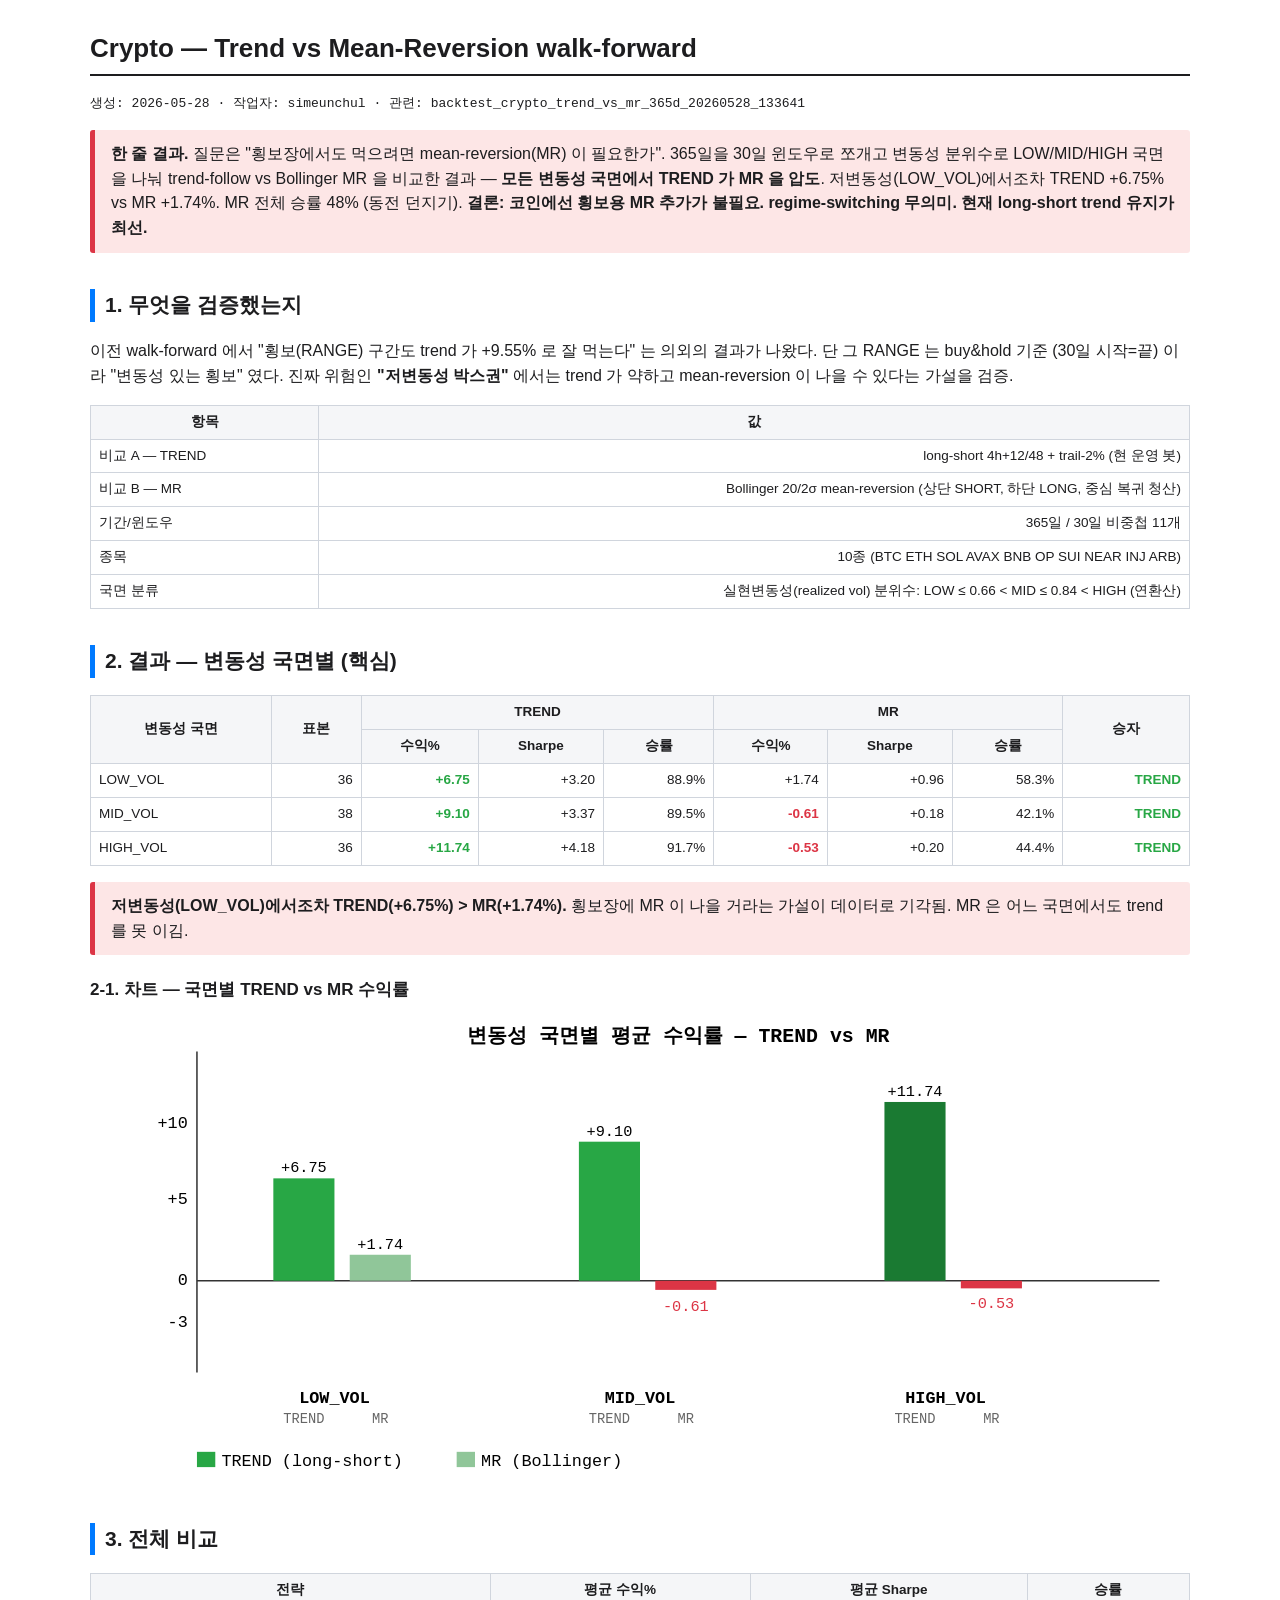
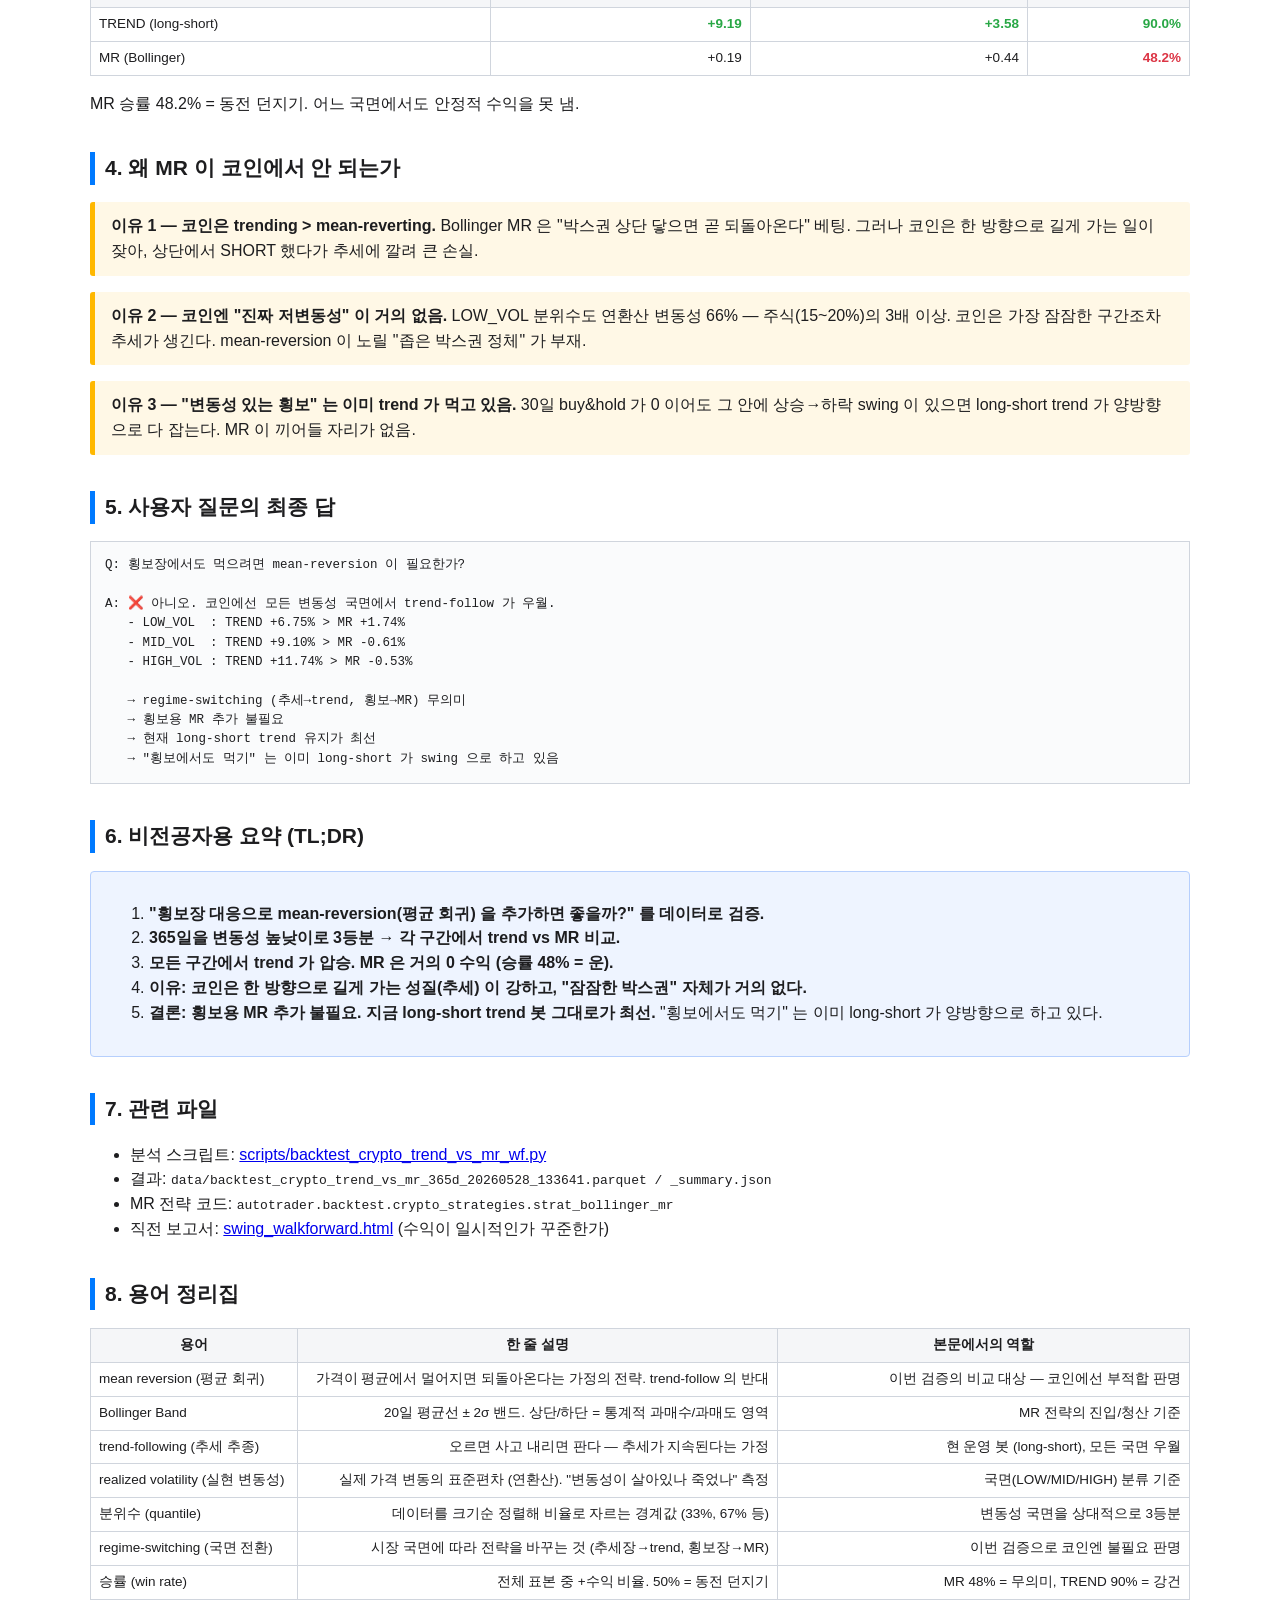
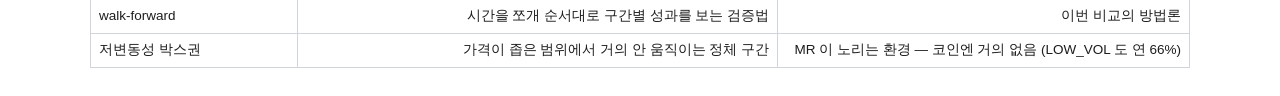
<file: docs/2026-05-28/trend_vs_mr_walkforward.html>
<!DOCTYPE html>
<html lang="ko">
<head>
<meta charset="UTF-8">
<title>Crypto — Trend vs Mean-Reversion walk-forward (횡보장에 MR 이 필요한가)</title>
<style>
  body { font-family: -apple-system, "Segoe UI", "Malgun Gothic", sans-serif; max-width: 1100px; margin: 28px auto; padding: 0 18px; color: #1d1d1f; line-height: 1.55; }
  h1 { font-size: 26px; border-bottom: 2px solid #1d1d1f; padding-bottom: 6px; }
  h2 { font-size: 21px; margin-top: 36px; border-left: 5px solid #007aff; padding-left: 10px; }
  h3 { font-size: 17px; margin-top: 22px; }
  .callout { background: #fff8e6; border-left: 5px solid #ffb800; padding: 12px 16px; margin: 16px 0; border-radius: 3px; }
  .callout.win  { background: #e6f7eb; border-left-color: #28a745; }
  .callout.warn { background: #fde6e6; border-left-color: #dc3545; }
  .callout.info { background: #e7f1ff; border-left-color: #007aff; }
  table { border-collapse: collapse; width: 100%; margin: 12px 0; font-size: 13.5px; }
  th, td { border: 1px solid #d0d5dd; padding: 6px 8px; text-align: right; }
  th { background: #f5f6f8; text-align: center; }
  td:first-child, td.label { text-align: left; }
  .green { color: #28a745; font-weight: 600; }
  .red { color: #dc3545; font-weight: 600; }
  .mono { font-family: ui-monospace, "SF Mono", Consolas, monospace; font-size: 13px; }
  pre { background: #f5f6f8; padding: 12px; overflow-x: auto; font-size: 12.5px; border-radius: 3px; }
  .tldr { background: #eef4ff; border: 1px solid #b6cffd; padding: 14px 18px; border-radius: 4px; margin: 18px 0; }
  .diagram { background: #fafbfc; border: 1px solid #d0d5dd; padding: 14px; font-family: ui-monospace, Consolas, monospace; font-size: 12.5px; white-space: pre; overflow-x: auto; }
</style>
</head>
<body>

<h1>Crypto — Trend vs Mean-Reversion walk-forward</h1>
<p class="mono">생성: 2026-05-28 · 작업자: simeunchul · 관련: <code>backtest_crypto_trend_vs_mr_365d_20260528_133641</code></p>

<div class="callout warn">
<b>한 줄 결과.</b>
질문은 "횡보장에서도 먹으려면 mean-reversion(MR) 이 필요한가". 365일을 30일 윈도우로 쪼개고 변동성 분위수로 LOW/MID/HIGH 국면을 나눠 trend-follow vs Bollinger MR 을 비교한 결과 — <b>모든 변동성 국면에서 TREND 가 MR 을 압도</b>. 저변동성(LOW_VOL)에서조차 TREND +6.75% vs MR +1.74%. MR 전체 승률 48% (동전 던지기). <b>결론: 코인에선 횡보용 MR 추가가 불필요. regime-switching 무의미. 현재 long-short trend 유지가 최선.</b>
</div>

<h2>1. 무엇을 검증했는지</h2>
<p>이전 walk-forward 에서 "횡보(RANGE) 구간도 trend 가 +9.55% 로 잘 먹는다" 는 의외의 결과가 나왔다. 단 그 RANGE 는 buy&amp;hold 기준 (30일 시작=끝) 이라 "변동성 있는 횡보" 였다. 진짜 위험인 <b>"저변동성 박스권"</b> 에서는 trend 가 약하고 mean-reversion 이 나을 수 있다는 가설을 검증.</p>

<table>
<tr><th>항목</th><th>값</th></tr>
<tr><td class="label">비교 A — TREND</td><td>long-short 4h+12/48 + trail-2% (현 운영 봇)</td></tr>
<tr><td class="label">비교 B — MR</td><td>Bollinger 20/2σ mean-reversion (상단 SHORT, 하단 LONG, 중심 복귀 청산)</td></tr>
<tr><td class="label">기간/윈도우</td><td>365일 / 30일 비중첩 11개</td></tr>
<tr><td class="label">종목</td><td>10종 (BTC ETH SOL AVAX BNB OP SUI NEAR INJ ARB)</td></tr>
<tr><td class="label">국면 분류</td><td>실현변동성(realized vol) 분위수: LOW ≤ 0.66 &lt; MID ≤ 0.84 &lt; HIGH (연환산)</td></tr>
</table>

<h2>2. 결과 — 변동성 국면별 (핵심)</h2>
<table>
<tr><th rowspan="2">변동성 국면</th><th rowspan="2">표본</th><th colspan="3">TREND</th><th colspan="3">MR</th><th rowspan="2">승자</th></tr>
<tr><th>수익%</th><th>Sharpe</th><th>승률</th><th>수익%</th><th>Sharpe</th><th>승률</th></tr>
<tr><td class="label">LOW_VOL</td><td>36</td><td class="green">+6.75</td><td>+3.20</td><td>88.9%</td><td>+1.74</td><td>+0.96</td><td>58.3%</td><td class="green">TREND</td></tr>
<tr><td class="label">MID_VOL</td><td>38</td><td class="green">+9.10</td><td>+3.37</td><td>89.5%</td><td class="red">-0.61</td><td>+0.18</td><td>42.1%</td><td class="green">TREND</td></tr>
<tr><td class="label">HIGH_VOL</td><td>36</td><td class="green">+11.74</td><td>+4.18</td><td>91.7%</td><td class="red">-0.53</td><td>+0.20</td><td>44.4%</td><td class="green">TREND</td></tr>
</table>

<div class="callout warn">
<b>저변동성(LOW_VOL)에서조차 TREND(+6.75%) > MR(+1.74%).</b>
횡보장에 MR 이 나을 거라는 가설이 데이터로 기각됨. MR 은 어느 국면에서도 trend 를 못 이김.
</div>

<h3>2-1. 차트 — 국면별 TREND vs MR 수익률</h3>
<svg viewBox="0 0 720 300" xmlns="http://www.w3.org/2000/svg" font-family="ui-monospace, Consolas, monospace" font-size="11">
  <line x1="70" y1="20" x2="70" y2="230" stroke="#333"/>
  <line x1="70" y1="170" x2="700" y2="170" stroke="#333"/>
  <text x="385" y="14" font-size="13" font-weight="bold" text-anchor="middle">변동성 국면별 평균 수익률 — TREND vs MR</text>

  <!-- Y: 0 at y=170, +12 at y=50 → 10px/unit -->
  <text x="64" y="173" text-anchor="end">0</text>
  <text x="64" y="120" text-anchor="end">+5</text>
  <text x="64" y="70" text-anchor="end">+10</text>
  <text x="64" y="200" text-anchor="end">-3</text>

  <!-- LOW_VOL group -->
  <text x="160" y="250" text-anchor="middle" font-weight="bold">LOW_VOL</text>
  <rect x="120" y="103" width="40" height="67" fill="#28a745"/>
  <text x="140" y="99" text-anchor="middle" font-size="10">+6.75</text>
  <text x="140" y="263" text-anchor="middle" font-size="9" fill="#666">TREND</text>
  <rect x="170" y="153" width="40" height="17" fill="#90c699"/>
  <text x="190" y="149" text-anchor="middle" font-size="10">+1.74</text>
  <text x="190" y="263" text-anchor="middle" font-size="9" fill="#666">MR</text>

  <!-- MID_VOL group -->
  <text x="360" y="250" text-anchor="middle" font-weight="bold">MID_VOL</text>
  <rect x="320" y="79" width="40" height="91" fill="#28a745"/>
  <text x="340" y="75" text-anchor="middle" font-size="10">+9.10</text>
  <text x="340" y="263" text-anchor="middle" font-size="9" fill="#666">TREND</text>
  <rect x="370" y="170" width="40" height="6" fill="#dc3545"/>
  <text x="390" y="190" text-anchor="middle" font-size="10" fill="#dc3545">-0.61</text>
  <text x="390" y="263" text-anchor="middle" font-size="9" fill="#666">MR</text>

  <!-- HIGH_VOL group -->
  <text x="560" y="250" text-anchor="middle" font-weight="bold">HIGH_VOL</text>
  <rect x="520" y="53" width="40" height="117" fill="#1a7a32"/>
  <text x="540" y="49" text-anchor="middle" font-size="10">+11.74</text>
  <text x="540" y="263" text-anchor="middle" font-size="9" fill="#666">TREND</text>
  <rect x="570" y="170" width="40" height="5" fill="#dc3545"/>
  <text x="590" y="188" text-anchor="middle" font-size="10" fill="#dc3545">-0.53</text>
  <text x="590" y="263" text-anchor="middle" font-size="9" fill="#666">MR</text>

  <!-- legend -->
  <rect x="70" y="282" width="12" height="10" fill="#28a745"/><text x="86" y="291">TREND (long-short)</text>
  <rect x="240" y="282" width="12" height="10" fill="#90c699"/><text x="256" y="291">MR (Bollinger)</text>
</svg>

<h2>3. 전체 비교</h2>
<table>
<tr><th>전략</th><th>평균 수익%</th><th>평균 Sharpe</th><th>승률</th></tr>
<tr><td class="label">TREND (long-short)</td><td class="green">+9.19</td><td class="green">+3.58</td><td class="green">90.0%</td></tr>
<tr><td class="label">MR (Bollinger)</td><td>+0.19</td><td>+0.44</td><td class="red">48.2%</td></tr>
</table>
<p>MR 승률 48.2% = 동전 던지기. 어느 국면에서도 안정적 수익을 못 냄.</p>

<h2>4. 왜 MR 이 코인에서 안 되는가</h2>
<div class="callout">
<b>이유 1 — 코인은 trending &gt; mean-reverting.</b>
Bollinger MR 은 "박스권 상단 닿으면 곧 되돌아온다" 베팅. 그러나 코인은 한 방향으로 길게 가는 일이 잦아, 상단에서 SHORT 했다가 추세에 깔려 큰 손실.
</div>
<div class="callout">
<b>이유 2 — 코인엔 "진짜 저변동성" 이 거의 없음.</b>
LOW_VOL 분위수도 연환산 변동성 66% — 주식(15~20%)의 3배 이상. 코인은 가장 잠잠한 구간조차 추세가 생긴다. mean-reversion 이 노릴 "좁은 박스권 정체" 가 부재.
</div>
<div class="callout">
<b>이유 3 — "변동성 있는 횡보" 는 이미 trend 가 먹고 있음.</b>
30일 buy&amp;hold 가 0 이어도 그 안에 상승→하락 swing 이 있으면 long-short trend 가 양방향으로 다 잡는다. MR 이 끼어들 자리가 없음.
</div>

<h2>5. 사용자 질문의 최종 답</h2>
<div class="diagram">Q: 횡보장에서도 먹으려면 mean-reversion 이 필요한가?

A: ❌ 아니오. 코인에선 모든 변동성 국면에서 trend-follow 가 우월.
   - LOW_VOL  : TREND +6.75% > MR +1.74%
   - MID_VOL  : TREND +9.10% > MR -0.61%
   - HIGH_VOL : TREND +11.74% > MR -0.53%

   → regime-switching (추세→trend, 횡보→MR) 무의미
   → 횡보용 MR 추가 불필요
   → 현재 long-short trend 유지가 최선
   → "횡보에서도 먹기" 는 이미 long-short 가 swing 으로 하고 있음</div>

<h2>6. 비전공자용 요약 (TL;DR)</h2>
<div class="tldr">
<ol>
<li><b>"횡보장 대응으로 mean-reversion(평균 회귀) 을 추가하면 좋을까?" 를 데이터로 검증.</b></li>
<li><b>365일을 변동성 높낮이로 3등분 → 각 구간에서 trend vs MR 비교.</b></li>
<li><b>모든 구간에서 trend 가 압승. MR 은 거의 0 수익 (승률 48% = 운).</b></li>
<li><b>이유: 코인은 한 방향으로 길게 가는 성질(추세) 이 강하고, "잠잠한 박스권" 자체가 거의 없다.</b></li>
<li><b>결론: 횡보용 MR 추가 불필요. 지금 long-short trend 봇 그대로가 최선.</b>
   "횡보에서도 먹기" 는 이미 long-short 가 양방향으로 하고 있다.</li>
</ol>
</div>

<h2>7. 관련 파일</h2>
<ul>
<li>분석 스크립트: <a href="../../scripts/backtest_crypto_trend_vs_mr_wf.py">scripts/backtest_crypto_trend_vs_mr_wf.py</a></li>
<li>결과: <code>data/backtest_crypto_trend_vs_mr_365d_20260528_133641.parquet / _summary.json</code></li>
<li>MR 전략 코드: <code>autotrader.backtest.crypto_strategies.strat_bollinger_mr</code></li>
<li>직전 보고서: <a href="swing_walkforward.html">swing_walkforward.html</a> (수익이 일시적인가 꾸준한가)</li>
</ul>

<h2>8. 용어 정리집</h2>
<table>
<tr><th>용어</th><th>한 줄 설명</th><th>본문에서의 역할</th></tr>
<tr><td>mean reversion (평균 회귀)</td><td>가격이 평균에서 멀어지면 되돌아온다는 가정의 전략. trend-follow 의 반대</td><td>이번 검증의 비교 대상 — 코인에선 부적합 판명</td></tr>
<tr><td>Bollinger Band</td><td>20일 평균선 ± 2σ 밴드. 상단/하단 = 통계적 과매수/과매도 영역</td><td>MR 전략의 진입/청산 기준</td></tr>
<tr><td>trend-following (추세 추종)</td><td>오르면 사고 내리면 판다 — 추세가 지속된다는 가정</td><td>현 운영 봇 (long-short), 모든 국면 우월</td></tr>
<tr><td>realized volatility (실현 변동성)</td><td>실제 가격 변동의 표준편차 (연환산). "변동성이 살아있나 죽었나" 측정</td><td>국면(LOW/MID/HIGH) 분류 기준</td></tr>
<tr><td>분위수 (quantile)</td><td>데이터를 크기순 정렬해 비율로 자르는 경계값 (33%, 67% 등)</td><td>변동성 국면을 상대적으로 3등분</td></tr>
<tr><td>regime-switching (국면 전환)</td><td>시장 국면에 따라 전략을 바꾸는 것 (추세장→trend, 횡보장→MR)</td><td>이번 검증으로 코인엔 불필요 판명</td></tr>
<tr><td>승률 (win rate)</td><td>전체 표본 중 +수익 비율. 50% = 동전 던지기</td><td>MR 48% = 무의미, TREND 90% = 강건</td></tr>
<tr><td>walk-forward</td><td>시간을 쪼개 순서대로 구간별 성과를 보는 검증법</td><td>이번 비교의 방법론</td></tr>
<tr><td>저변동성 박스권</td><td>가격이 좁은 범위에서 거의 안 움직이는 정체 구간</td><td>MR 이 노리는 환경 — 코인엔 거의 없음 (LOW_VOL 도 연 66%)</td></tr>
</table>

</body>
</html>
</file>
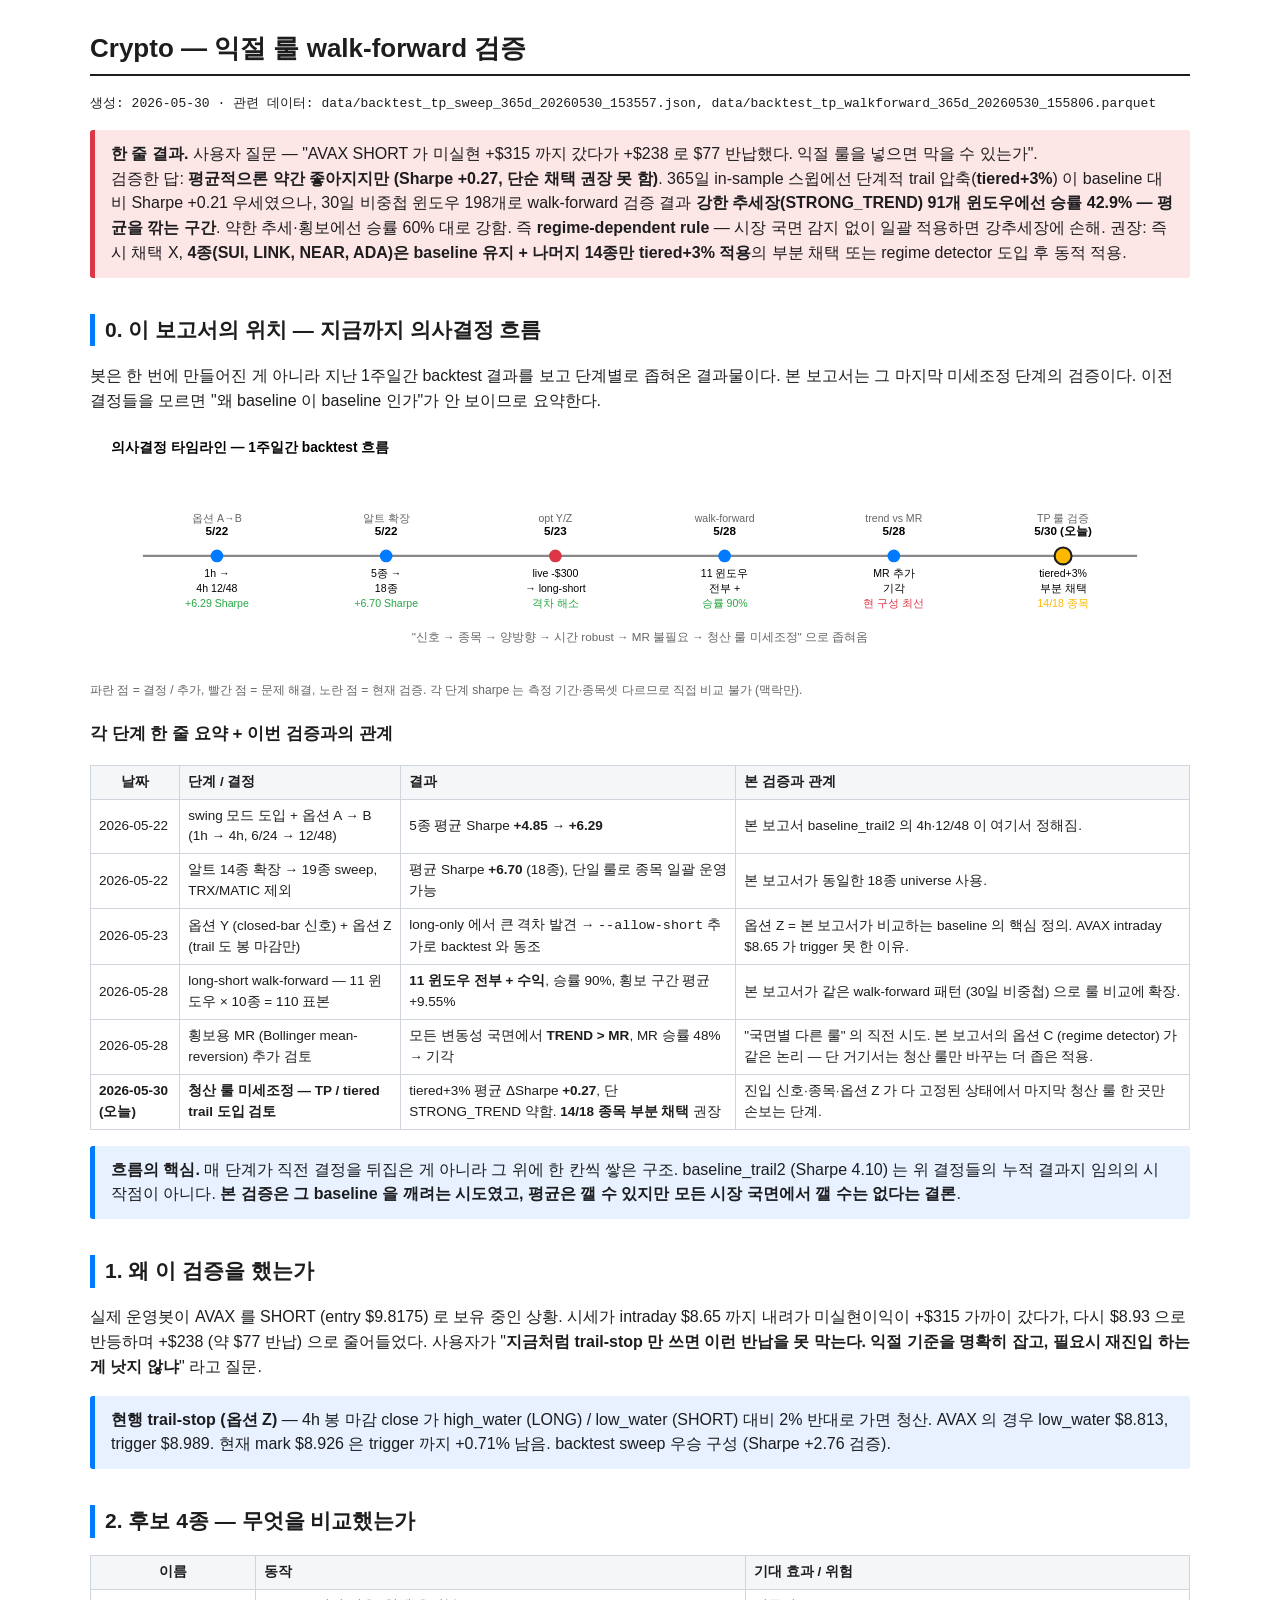
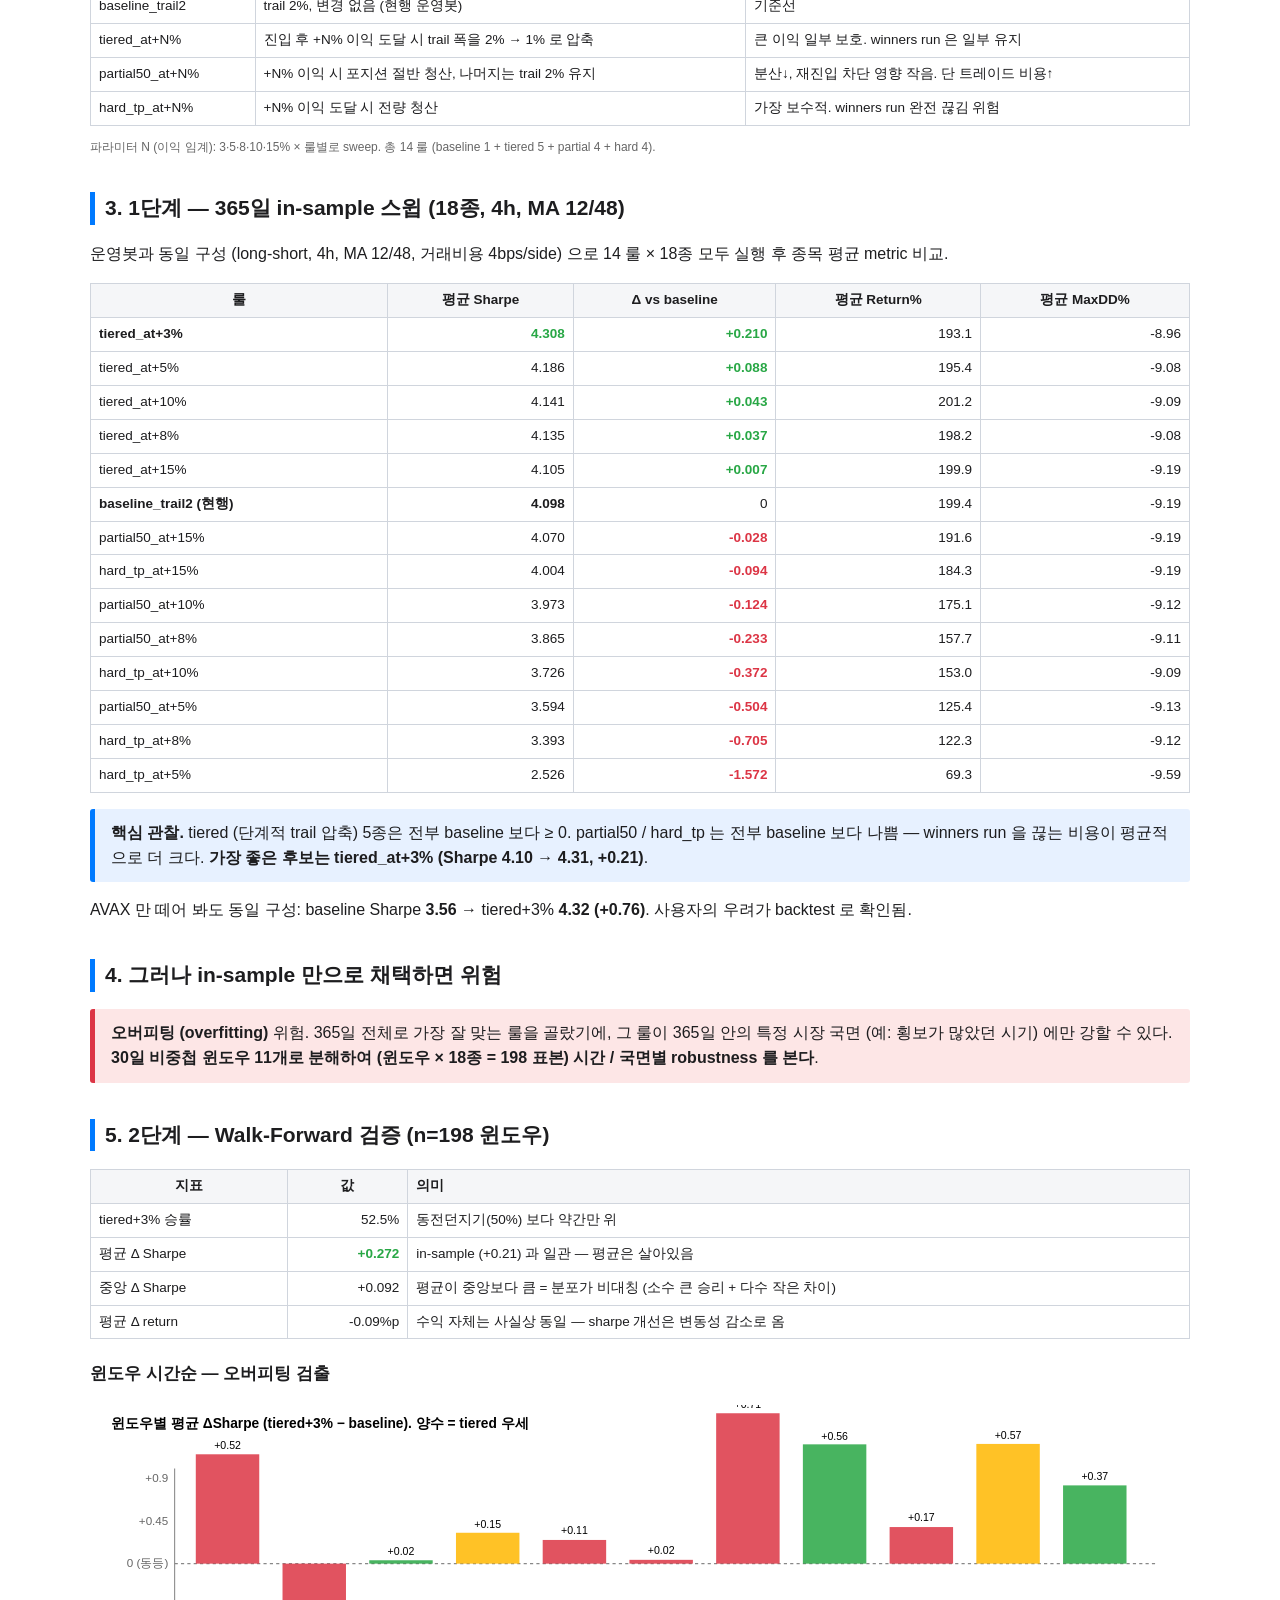
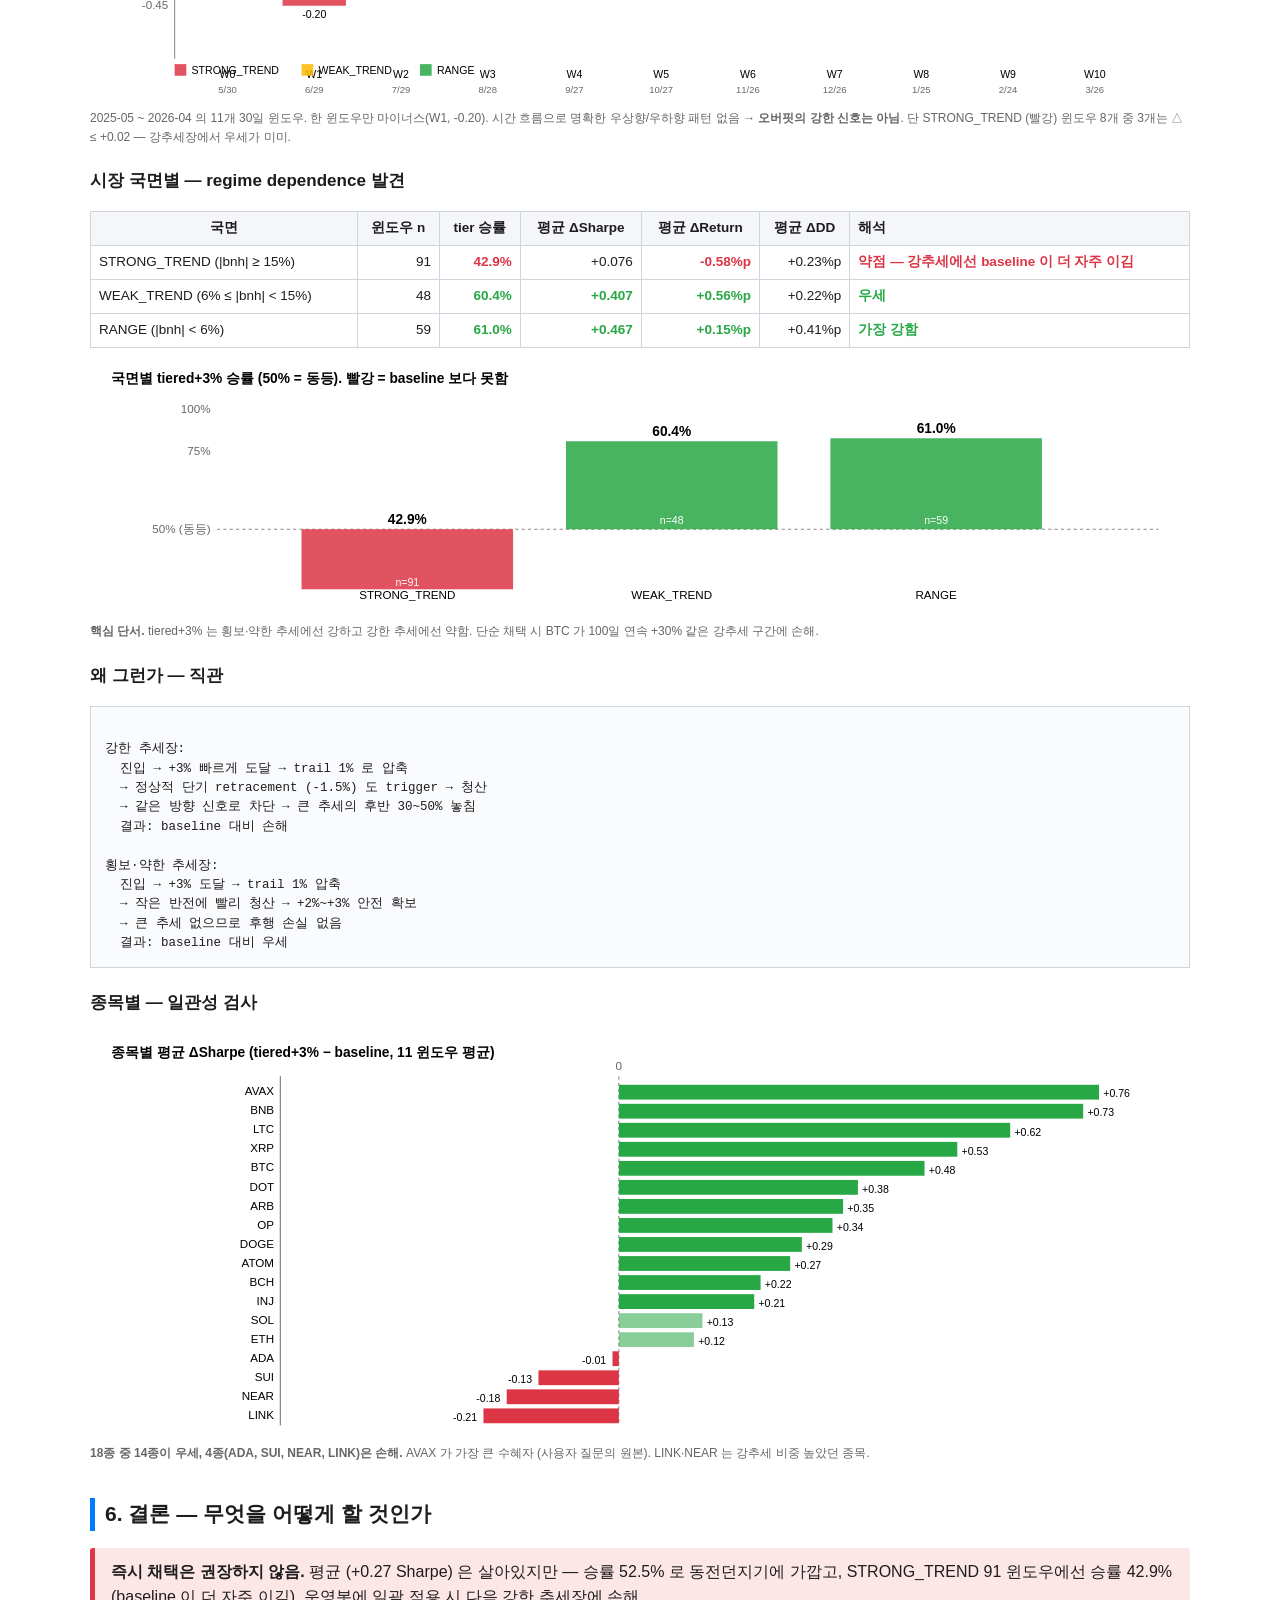
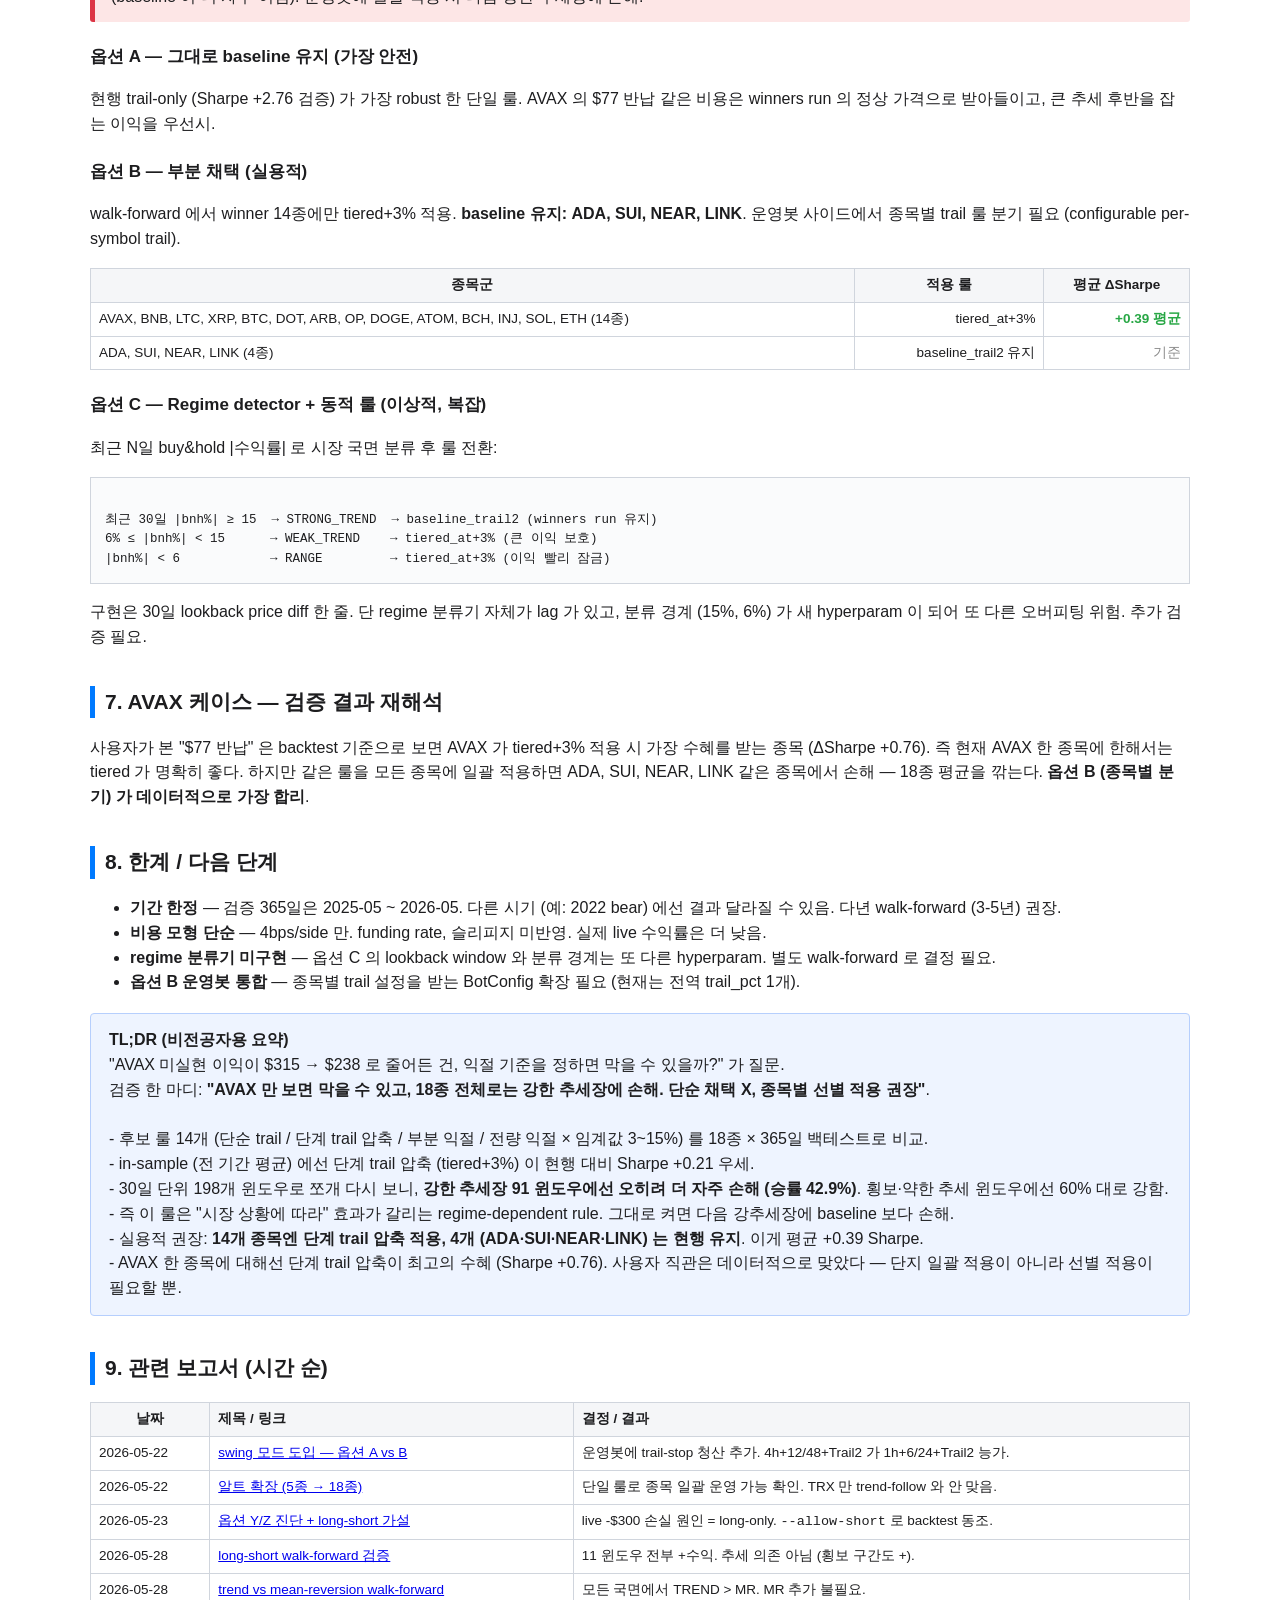
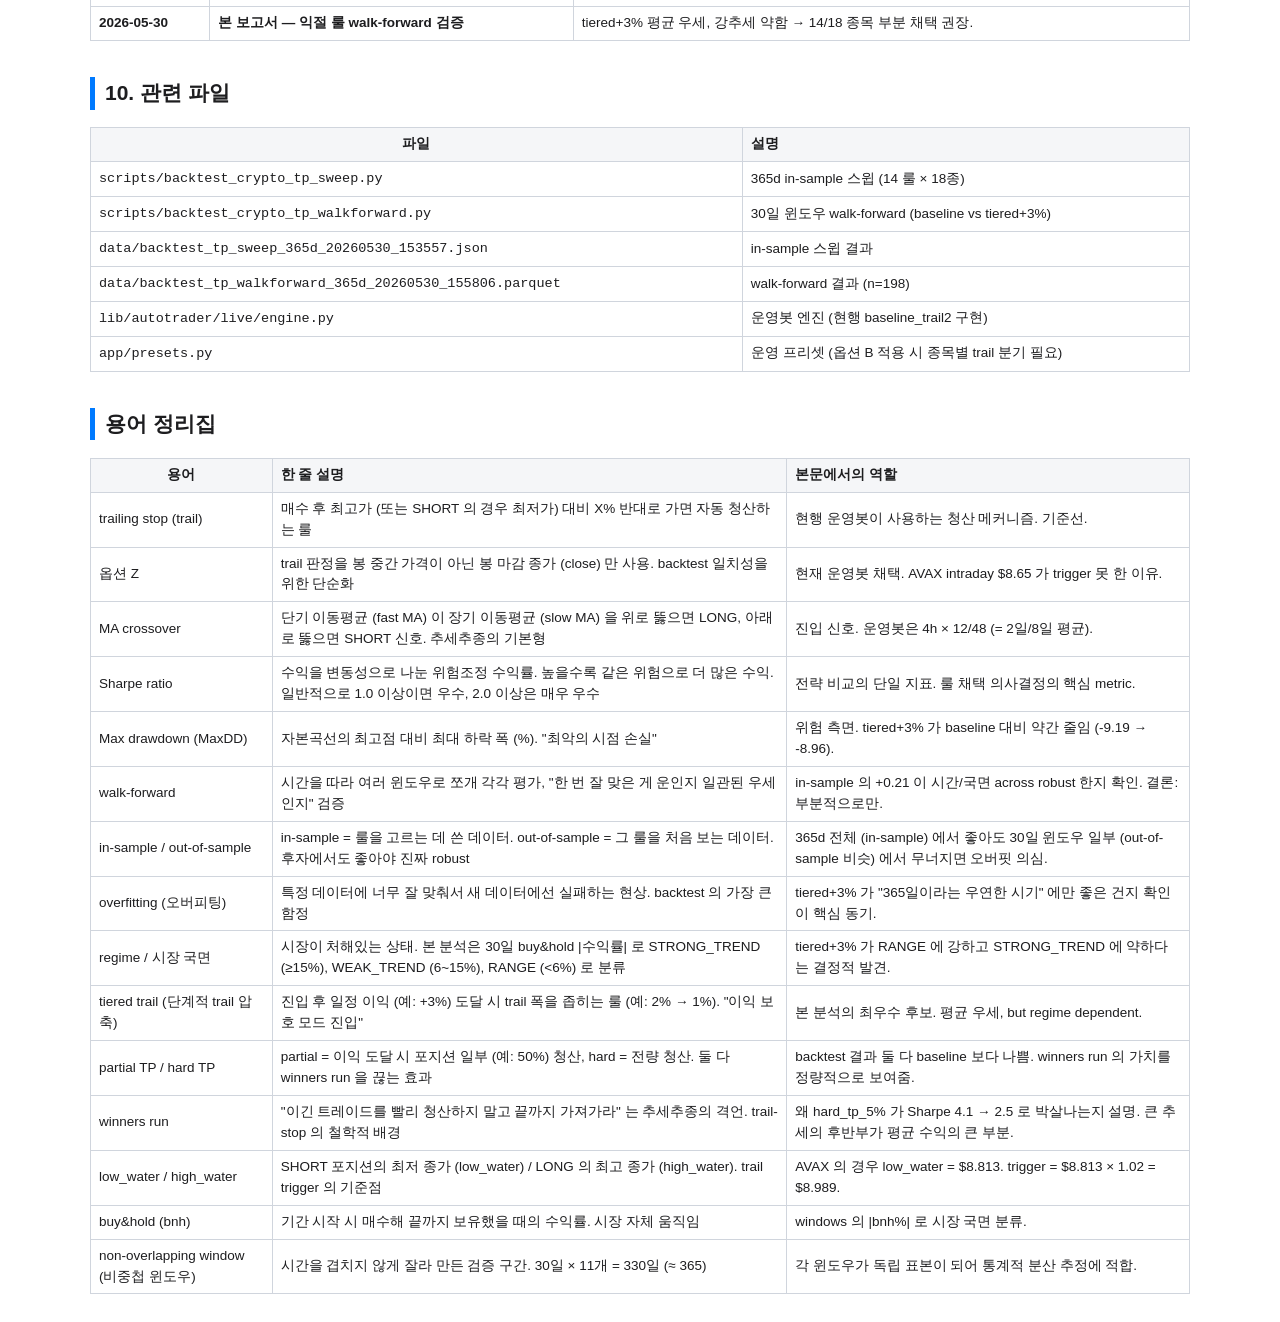
<file: docs/2026-05-30/tp_walkforward.html>
<!DOCTYPE html>
<html lang="ko">
<head>
<meta charset="UTF-8">
<title>Crypto — 익절 룰 walk-forward 검증 (AVAX 이익 반락은 막을 수 있는가)</title>
<style>
  body { font-family: -apple-system, "Segoe UI", "Malgun Gothic", sans-serif; max-width: 1100px; margin: 28px auto; padding: 0 18px; color: #1d1d1f; line-height: 1.55; }
  h1 { font-size: 26px; border-bottom: 2px solid #1d1d1f; padding-bottom: 6px; }
  h2 { font-size: 21px; margin-top: 36px; border-left: 5px solid #007aff; padding-left: 10px; }
  h3 { font-size: 17px; margin-top: 22px; }
  .callout { background: #fff8e6; border-left: 5px solid #ffb800; padding: 12px 16px; margin: 16px 0; border-radius: 3px; }
  .callout.win  { background: #e6f7eb; border-left-color: #28a745; }
  .callout.warn { background: #fde6e6; border-left-color: #dc3545; }
  .callout.info { background: #e7f1ff; border-left-color: #007aff; }
  table { border-collapse: collapse; width: 100%; margin: 12px 0; font-size: 13.5px; }
  th, td { border: 1px solid #d0d5dd; padding: 6px 8px; text-align: right; }
  th { background: #f5f6f8; text-align: center; }
  td:first-child, td.label { text-align: left; }
  .green { color: #28a745; font-weight: 600; }
  .red { color: #dc3545; font-weight: 600; }
  .gray { color: #8a8a8a; }
  .mono { font-family: ui-monospace, "SF Mono", Consolas, monospace; font-size: 13px; }
  pre { background: #f5f6f8; padding: 12px; overflow-x: auto; font-size: 12.5px; border-radius: 3px; }
  .tldr { background: #eef4ff; border: 1px solid #b6cffd; padding: 14px 18px; border-radius: 4px; margin: 18px 0; }
  .diagram { background: #fafbfc; border: 1px solid #d0d5dd; padding: 14px; font-family: ui-monospace, Consolas, monospace; font-size: 12.5px; white-space: pre; overflow-x: auto; }
  .chart-cap { font-size: 12px; color: #666; margin-top: 4px; margin-bottom: 18px; }
  svg { display: block; margin: 8px auto; }
  .legend-box { display: inline-block; width: 12px; height: 12px; vertical-align: middle; margin-right: 4px; border-radius: 2px; }
</style>
</head>
<body>

<h1>Crypto — 익절 룰 walk-forward 검증</h1>
<p class="mono">생성: 2026-05-30 · 관련 데이터: <code>data/backtest_tp_sweep_365d_20260530_153557.json</code>, <code>data/backtest_tp_walkforward_365d_20260530_155806.parquet</code></p>

<div class="callout warn">
<b>한 줄 결과.</b>
사용자 질문 — "AVAX SHORT 가 미실현 +$315 까지 갔다가 +$238 로 $77 반납했다. 익절 룰을 넣으면 막을 수 있는가". <br>
검증한 답: <b>평균적으론 약간 좋아지지만 (Sharpe +0.27, 단순 채택 권장 못 함)</b>. 365일 in-sample 스윕에선 단계적 trail 압축(<b>tiered+3%</b>) 이 baseline 대비 Sharpe +0.21 우세였으나, 30일 비중첩 윈도우 198개로 walk-forward 검증 결과 <b>강한 추세장(STRONG_TREND) 91개 윈도우에선 승률 42.9% — 평균을 깎는 구간</b>. 약한 추세·횡보에선 승률 60% 대로 강함. 즉 <b>regime-dependent rule</b> — 시장 국면 감지 없이 일괄 적용하면 강추세장에 손해. 권장: 즉시 채택 X, <b>4종(SUI, LINK, NEAR, ADA)은 baseline 유지 + 나머지 14종만 tiered+3% 적용</b>의 부분 채택 또는 regime detector 도입 후 동적 적용.
</div>

<h2>0. 이 보고서의 위치 — 지금까지 의사결정 흐름</h2>

<p>봇은 한 번에 만들어진 게 아니라 지난 1주일간 backtest 결과를 보고 단계별로 좁혀온 결과물이다. 본 보고서는 그 마지막 미세조정 단계의 검증이다. 이전 결정들을 모르면 "왜 baseline 이 baseline 인가"가 안 보이므로 요약한다.</p>

<svg viewBox="0 0 1040 230" width="100%" preserveAspectRatio="xMidYMid meet" style="background:#fff">
  <text x="20" y="22" font-size="13" font-weight="600">의사결정 타임라인 — 1주일간 backtest 흐름</text>

  <!-- horizontal axis -->
  <line x1="50" y1="120" x2="990" y2="120" stroke="#888" stroke-width="2"/>

  <!-- node 1 : 5/22 swing_mode_AB -->
  <circle cx="120" cy="120" r="6" fill="#007aff"/>
  <text x="120" y="100" font-size="11" text-anchor="middle" font-weight="600">5/22</text>
  <text x="120" y="88" font-size="10" text-anchor="middle" fill="#666">옵션 A→B</text>
  <text x="120" y="140" font-size="10" text-anchor="middle">1h →</text>
  <text x="120" y="154" font-size="10" text-anchor="middle">4h 12/48</text>
  <text x="120" y="168" font-size="10" text-anchor="middle" fill="#28a745">+6.29 Sharpe</text>

  <!-- node 2 : 5/22 alts -->
  <circle cx="280" cy="120" r="6" fill="#007aff"/>
  <text x="280" y="100" font-size="11" text-anchor="middle" font-weight="600">5/22</text>
  <text x="280" y="88" font-size="10" text-anchor="middle" fill="#666">알트 확장</text>
  <text x="280" y="140" font-size="10" text-anchor="middle">5종 →</text>
  <text x="280" y="154" font-size="10" text-anchor="middle">18종</text>
  <text x="280" y="168" font-size="10" text-anchor="middle" fill="#28a745">+6.70 Sharpe</text>

  <!-- node 3 : 5/23 optY/Z -->
  <circle cx="440" cy="120" r="6" fill="#dc3545"/>
  <text x="440" y="100" font-size="11" text-anchor="middle" font-weight="600">5/23</text>
  <text x="440" y="88" font-size="10" text-anchor="middle" fill="#666">opt Y/Z</text>
  <text x="440" y="140" font-size="10" text-anchor="middle">live -$300</text>
  <text x="440" y="154" font-size="10" text-anchor="middle">→ long-short</text>
  <text x="440" y="168" font-size="10" text-anchor="middle" fill="#28a745">격차 해소</text>

  <!-- node 4 : 5/28 swing wf -->
  <circle cx="600" cy="120" r="6" fill="#007aff"/>
  <text x="600" y="100" font-size="11" text-anchor="middle" font-weight="600">5/28</text>
  <text x="600" y="88" font-size="10" text-anchor="middle" fill="#666">walk-forward</text>
  <text x="600" y="140" font-size="10" text-anchor="middle">11 윈도우</text>
  <text x="600" y="154" font-size="10" text-anchor="middle">전부 +</text>
  <text x="600" y="168" font-size="10" text-anchor="middle" fill="#28a745">승률 90%</text>

  <!-- node 5 : 5/28 trend vs MR -->
  <circle cx="760" cy="120" r="6" fill="#007aff"/>
  <text x="760" y="100" font-size="11" text-anchor="middle" font-weight="600">5/28</text>
  <text x="760" y="88" font-size="10" text-anchor="middle" fill="#666">trend vs MR</text>
  <text x="760" y="140" font-size="10" text-anchor="middle">MR 추가</text>
  <text x="760" y="154" font-size="10" text-anchor="middle">기각</text>
  <text x="760" y="168" font-size="10" text-anchor="middle" fill="#dc3545">현 구성 최선</text>

  <!-- node 6 : 5/30 본 보고서 -->
  <circle cx="920" cy="120" r="8" fill="#ffb800" stroke="#1d1d1f" stroke-width="2"/>
  <text x="920" y="100" font-size="11" text-anchor="middle" font-weight="600">5/30 (오늘)</text>
  <text x="920" y="88" font-size="10" text-anchor="middle" fill="#666">TP 룰 검증</text>
  <text x="920" y="140" font-size="10" text-anchor="middle">tiered+3%</text>
  <text x="920" y="154" font-size="10" text-anchor="middle">부분 채택</text>
  <text x="920" y="168" font-size="10" text-anchor="middle" fill="#ffb800">14/18 종목</text>

  <!-- annotations top -->
  <text x="520" y="200" font-size="11" text-anchor="middle" fill="#666">"신호 → 종목 → 양방향 → 시간 robust → MR 불필요 → 청산 룰 미세조정" 으로 좁혀옴</text>
</svg>
<p class="chart-cap">파란 점 = 결정 / 추가, 빨간 점 = 문제 해결, 노란 점 = 현재 검증. 각 단계 sharpe 는 측정 기간·종목셋 다르므로 직접 비교 불가 (맥락만).</p>

<h3>각 단계 한 줄 요약 + 이번 검증과의 관계</h3>

<table>
<tr><th>날짜</th><th style="text-align:left">단계 / 결정</th><th style="text-align:left">결과</th><th style="text-align:left">본 검증과 관계</th></tr>

<tr>
  <td class="label">2026-05-22</td>
  <td class="label">swing 모드 도입 + 옵션 A → B (1h → 4h, 6/24 → 12/48)</td>
  <td class="label">5종 평균 Sharpe <b>+4.85 → +6.29</b></td>
  <td class="label">본 보고서 baseline_trail2 의 4h·12/48 이 여기서 정해짐.</td>
</tr>
<tr>
  <td class="label">2026-05-22</td>
  <td class="label">알트 14종 확장 → 19종 sweep, TRX/MATIC 제외</td>
  <td class="label">평균 Sharpe <b>+6.70</b> (18종), 단일 룰로 종목 일괄 운영 가능</td>
  <td class="label">본 보고서가 동일한 18종 universe 사용.</td>
</tr>
<tr>
  <td class="label">2026-05-23</td>
  <td class="label">옵션 Y (closed-bar 신호) + 옵션 Z (trail 도 봉 마감만)</td>
  <td class="label">long-only 에서 큰 격차 발견 → <code>--allow-short</code> 추가로 backtest 와 동조</td>
  <td class="label">옵션 Z = 본 보고서가 비교하는 baseline 의 핵심 정의. AVAX intraday $8.65 가 trigger 못 한 이유.</td>
</tr>
<tr>
  <td class="label">2026-05-28</td>
  <td class="label">long-short walk-forward — 11 윈도우 × 10종 = 110 표본</td>
  <td class="label"><b>11 윈도우 전부 + 수익</b>, 승률 90%, 횡보 구간 평균 +9.55%</td>
  <td class="label">본 보고서가 같은 walk-forward 패턴 (30일 비중첩) 으로 룰 비교에 확장.</td>
</tr>
<tr>
  <td class="label">2026-05-28</td>
  <td class="label">횡보용 MR (Bollinger mean-reversion) 추가 검토</td>
  <td class="label">모든 변동성 국면에서 <b>TREND &gt; MR</b>, MR 승률 48% → 기각</td>
  <td class="label">"국면별 다른 룰" 의 직전 시도. 본 보고서의 옵션 C (regime detector) 가 같은 논리 — 단 거기서는 청산 룰만 바꾸는 더 좁은 적용.</td>
</tr>
<tr>
  <td class="label"><b>2026-05-30 (오늘)</b></td>
  <td class="label"><b>청산 룰 미세조정 — TP / tiered trail 도입 검토</b></td>
  <td class="label">tiered+3% 평균 ΔSharpe <b>+0.27</b>, 단 STRONG_TREND 약함. <b>14/18 종목 부분 채택</b> 권장</td>
  <td class="label">진입 신호·종목·옵션 Z 가 다 고정된 상태에서 마지막 청산 룰 한 곳만 손보는 단계.</td>
</tr>
</table>

<div class="callout info">
<b>흐름의 핵심.</b> 매 단계가 직전 결정을 뒤집은 게 아니라 그 위에 한 칸씩 쌓은 구조. baseline_trail2 (Sharpe 4.10) 는 위 결정들의 누적 결과지 임의의 시작점이 아니다. <b>본 검증은 그 baseline 을 깨려는 시도였고, 평균은 깰 수 있지만 모든 시장 국면에서 깰 수는 없다는 결론</b>.
</div>

<h2>1. 왜 이 검증을 했는가</h2>

<p>실제 운영봇이 AVAX 를 SHORT (entry $9.8175) 로 보유 중인 상황. 시세가 intraday $8.65 까지 내려가 미실현이익이 +$315 가까이 갔다가, 다시 $8.93 으로 반등하며 +$238 (약 $77 반납) 으로 줄어들었다. 사용자가 "<b>지금처럼 trail-stop 만 쓰면 이런 반납을 못 막는다. 익절 기준을 명확히 잡고, 필요시 재진입 하는 게 낫지 않냐</b>" 라고 질문.</p>

<div class="callout info">
<b>현행 trail-stop (옵션 Z)</b> — 4h 봉 마감 close 가 high_water (LONG) / low_water (SHORT) 대비 2% 반대로 가면 청산. AVAX 의 경우 low_water $8.813, trigger $8.989. 현재 mark $8.926 은 trigger 까지 +0.71% 남음. backtest sweep 우승 구성 (Sharpe +2.76 검증).
</div>

<h2>2. 후보 4종 — 무엇을 비교했는가</h2>

<table>
<tr><th>이름</th><th style="text-align:left">동작</th><th style="text-align:left">기대 효과 / 위험</th></tr>
<tr><td class="label">baseline_trail2</td><td class="label">trail 2%, 변경 없음 (현행 운영봇)</td><td class="label">기준선</td></tr>
<tr><td class="label">tiered_at+N%</td><td class="label">진입 후 +N% 이익 도달 시 trail 폭을 2% → 1% 로 압축</td><td class="label">큰 이익 일부 보호. winners run 은 일부 유지</td></tr>
<tr><td class="label">partial50_at+N%</td><td class="label">+N% 이익 시 포지션 절반 청산, 나머지는 trail 2% 유지</td><td class="label">분산↓, 재진입 차단 영향 작음. 단 트레이드 비용↑</td></tr>
<tr><td class="label">hard_tp_at+N%</td><td class="label">+N% 이익 도달 시 전량 청산</td><td class="label">가장 보수적. winners run 완전 끊김 위험</td></tr>
</table>

<p class="chart-cap">파라미터 N (이익 임계): 3·5·8·10·15% × 룰별로 sweep. 총 14 룰 (baseline 1 + tiered 5 + partial 4 + hard 4).</p>

<h2>3. 1단계 — 365일 in-sample 스윕 (18종, 4h, MA 12/48)</h2>

<p>운영봇과 동일 구성 (long-short, 4h, MA 12/48, 거래비용 4bps/side) 으로 14 룰 × 18종 모두 실행 후 종목 평균 metric 비교.</p>

<table>
<tr><th>룰</th><th>평균 Sharpe</th><th>Δ vs baseline</th><th>평균 Return%</th><th>평균 MaxDD%</th></tr>
<tr><td class="label"><b>tiered_at+3%</b></td><td class="green"><b>4.308</b></td><td class="green"><b>+0.210</b></td><td>193.1</td><td>-8.96</td></tr>
<tr><td class="label">tiered_at+5%</td><td>4.186</td><td class="green">+0.088</td><td>195.4</td><td>-9.08</td></tr>
<tr><td class="label">tiered_at+10%</td><td>4.141</td><td class="green">+0.043</td><td>201.2</td><td>-9.09</td></tr>
<tr><td class="label">tiered_at+8%</td><td>4.135</td><td class="green">+0.037</td><td>198.2</td><td>-9.08</td></tr>
<tr><td class="label">tiered_at+15%</td><td>4.105</td><td class="green">+0.007</td><td>199.9</td><td>-9.19</td></tr>
<tr><td class="label"><b>baseline_trail2 (현행)</b></td><td><b>4.098</b></td><td>0</td><td>199.4</td><td>-9.19</td></tr>
<tr><td class="label">partial50_at+15%</td><td>4.070</td><td class="red">-0.028</td><td>191.6</td><td>-9.19</td></tr>
<tr><td class="label">hard_tp_at+15%</td><td>4.004</td><td class="red">-0.094</td><td>184.3</td><td>-9.19</td></tr>
<tr><td class="label">partial50_at+10%</td><td>3.973</td><td class="red">-0.124</td><td>175.1</td><td>-9.12</td></tr>
<tr><td class="label">partial50_at+8%</td><td>3.865</td><td class="red">-0.233</td><td>157.7</td><td>-9.11</td></tr>
<tr><td class="label">hard_tp_at+10%</td><td>3.726</td><td class="red">-0.372</td><td>153.0</td><td>-9.09</td></tr>
<tr><td class="label">partial50_at+5%</td><td>3.594</td><td class="red">-0.504</td><td>125.4</td><td>-9.13</td></tr>
<tr><td class="label">hard_tp_at+8%</td><td>3.393</td><td class="red">-0.705</td><td>122.3</td><td>-9.12</td></tr>
<tr><td class="label">hard_tp_at+5%</td><td>2.526</td><td class="red">-1.572</td><td>69.3</td><td>-9.59</td></tr>
</table>

<div class="callout info">
<b>핵심 관찰.</b> tiered (단계적 trail 압축) 5종은 전부 baseline 보다 ≥ 0. partial50 / hard_tp 는 전부 baseline 보다 나쁨 — winners run 을 끊는 비용이 평균적으로 더 크다. <b>가장 좋은 후보는 tiered_at+3% (Sharpe 4.10 → 4.31, +0.21)</b>.
</div>

<p>AVAX 만 떼어 봐도 동일 구성: baseline Sharpe <b>3.56</b> → tiered+3% <b>4.32 (+0.76)</b>. 사용자의 우려가 backtest 로 확인됨.</p>

<h2>4. 그러나 in-sample 만으로 채택하면 위험</h2>

<div class="callout warn">
<b>오버피팅 (overfitting)</b> 위험. 365일 전체로 가장 잘 맞는 룰을 골랐기에, 그 룰이 365일 안의 특정 시장 국면 (예: 횡보가 많았던 시기) 에만 강할 수 있다. <b>30일 비중첩 윈도우 11개로 분해하여 (윈도우 × 18종 = 198 표본) 시간 / 국면별 robustness 를 본다</b>.
</div>

<h2>5. 2단계 — Walk-Forward 검증 (n=198 윈도우)</h2>

<table>
<tr><th>지표</th><th>값</th><th style="text-align:left">의미</th></tr>
<tr><td class="label">tiered+3% 승률</td><td>52.5%</td><td class="label">동전던지기(50%) 보다 약간만 위</td></tr>
<tr><td class="label">평균 Δ Sharpe</td><td class="green">+0.272</td><td class="label">in-sample (+0.21) 과 일관 — 평균은 살아있음</td></tr>
<tr><td class="label">중앙 Δ Sharpe</td><td>+0.092</td><td class="label">평균이 중앙보다 큼 = 분포가 비대칭 (소수 큰 승리 + 다수 작은 차이)</td></tr>
<tr><td class="label">평균 Δ return</td><td>-0.09%p</td><td class="label">수익 자체는 사실상 동일 — sharpe 개선은 변동성 감소로 옴</td></tr>
</table>

<h3>윈도우 시간순 — 오버피팅 검출</h3>

<svg viewBox="0 0 1040 280" width="100%" preserveAspectRatio="xMidYMid meet" style="background:#fff">
  <text x="20" y="22" font-size="13" font-weight="600">윈도우별 평균 ΔSharpe (tiered+3% − baseline). 양수 = tiered 우세</text>

  <!-- Y axis lines -->
  <line x1="80" y1="60" x2="80" y2="240" stroke="#888" stroke-width="1"/>
  <line x1="80" y1="150" x2="1010" y2="150" stroke="#888" stroke-width="1" stroke-dasharray="3,3"/>
  <text x="74" y="153" font-size="11" text-anchor="end" fill="#666">0 (동등)</text>
  <text x="74" y="73" font-size="11" text-anchor="end" fill="#666">+0.9</text>
  <text x="74" y="113" font-size="11" text-anchor="end" fill="#666">+0.45</text>
  <text x="74" y="193" font-size="11" text-anchor="end" fill="#666">-0.45</text>

  <!-- Bars: window 0..10 -->
  <!-- W0 +0.521 STRONG_TREND red, W1 -0.199 STRONG red, W2 +0.016 RANGE green,
       W3 +0.146 WEAK orange, W4 +0.112 STRONG red, W5 +0.018 STRONG red,
       W6 +0.711 STRONG red, W7 +0.564 RANGE green, W8 +0.173 STRONG red,
       W9 +0.566 WEAK orange, W10 +0.370 RANGE green -->
  <!-- scale: pixel/Δ = 90/0.45 = 200 px per 1.0 -->
  <!-- Bar positions: x = 100 + i * 82 (width 60) -->

  <g>
    <!-- W0 +0.521 -->
    <rect x="100" y="46.6" width="60" height="103.4" fill="#dc3545" opacity="0.85"/>
    <text x="130" y="42" font-size="10" text-anchor="middle">+0.52</text>
    <text x="130" y="258" font-size="10" text-anchor="middle">W0</text>
    <text x="130" y="272" font-size="9" text-anchor="middle" fill="#666">5/30</text>

    <!-- W1 -0.199 -->
    <rect x="182" y="150" width="60" height="39.8" fill="#dc3545" opacity="0.85"/>
    <text x="212" y="201" font-size="10" text-anchor="middle">-0.20</text>
    <text x="212" y="258" font-size="10" text-anchor="middle">W1</text>
    <text x="212" y="272" font-size="9" text-anchor="middle" fill="#666">6/29</text>

    <!-- W2 +0.016 -->
    <rect x="264" y="146.8" width="60" height="3.2" fill="#28a745" opacity="0.85"/>
    <text x="294" y="142" font-size="10" text-anchor="middle">+0.02</text>
    <text x="294" y="258" font-size="10" text-anchor="middle">W2</text>
    <text x="294" y="272" font-size="9" text-anchor="middle" fill="#666">7/29</text>

    <!-- W3 +0.146 -->
    <rect x="346" y="120.8" width="60" height="29.2" fill="#ffb800" opacity="0.85"/>
    <text x="376" y="116" font-size="10" text-anchor="middle">+0.15</text>
    <text x="376" y="258" font-size="10" text-anchor="middle">W3</text>
    <text x="376" y="272" font-size="9" text-anchor="middle" fill="#666">8/28</text>

    <!-- W4 +0.112 -->
    <rect x="428" y="127.6" width="60" height="22.4" fill="#dc3545" opacity="0.85"/>
    <text x="458" y="122" font-size="10" text-anchor="middle">+0.11</text>
    <text x="458" y="258" font-size="10" text-anchor="middle">W4</text>
    <text x="458" y="272" font-size="9" text-anchor="middle" fill="#666">9/27</text>

    <!-- W5 +0.018 -->
    <rect x="510" y="146.4" width="60" height="3.6" fill="#dc3545" opacity="0.85"/>
    <text x="540" y="141" font-size="10" text-anchor="middle">+0.02</text>
    <text x="540" y="258" font-size="10" text-anchor="middle">W5</text>
    <text x="540" y="272" font-size="9" text-anchor="middle" fill="#666">10/27</text>

    <!-- W6 +0.711 -->
    <rect x="592" y="7.8" width="60" height="142.2" fill="#dc3545" opacity="0.85"/>
    <text x="622" y="-2" font-size="10" text-anchor="middle"></text>
    <text x="622" y="3" font-size="10" text-anchor="middle">+0.71</text>
    <text x="622" y="258" font-size="10" text-anchor="middle">W6</text>
    <text x="622" y="272" font-size="9" text-anchor="middle" fill="#666">11/26</text>

    <!-- W7 +0.564 -->
    <rect x="674" y="37.2" width="60" height="112.8" fill="#28a745" opacity="0.85"/>
    <text x="704" y="33" font-size="10" text-anchor="middle">+0.56</text>
    <text x="704" y="258" font-size="10" text-anchor="middle">W7</text>
    <text x="704" y="272" font-size="9" text-anchor="middle" fill="#666">12/26</text>

    <!-- W8 +0.173 -->
    <rect x="756" y="115.4" width="60" height="34.6" fill="#dc3545" opacity="0.85"/>
    <text x="786" y="110" font-size="10" text-anchor="middle">+0.17</text>
    <text x="786" y="258" font-size="10" text-anchor="middle">W8</text>
    <text x="786" y="272" font-size="9" text-anchor="middle" fill="#666">1/25</text>

    <!-- W9 +0.566 -->
    <rect x="838" y="36.8" width="60" height="113.2" fill="#ffb800" opacity="0.85"/>
    <text x="868" y="32" font-size="10" text-anchor="middle">+0.57</text>
    <text x="868" y="258" font-size="10" text-anchor="middle">W9</text>
    <text x="868" y="272" font-size="9" text-anchor="middle" fill="#666">2/24</text>

    <!-- W10 +0.370 -->
    <rect x="920" y="76" width="60" height="74" fill="#28a745" opacity="0.85"/>
    <text x="950" y="71" font-size="10" text-anchor="middle">+0.37</text>
    <text x="950" y="258" font-size="10" text-anchor="middle">W10</text>
    <text x="950" y="272" font-size="9" text-anchor="middle" fill="#666">3/26</text>
  </g>

  <!-- legend -->
  <g transform="translate(80,245)">
    <rect x="0" y="0" width="11" height="11" fill="#dc3545" opacity="0.85"/>
    <text x="16" y="9" font-size="10">STRONG_TREND</text>
    <rect x="120" y="0" width="11" height="11" fill="#ffb800" opacity="0.85"/>
    <text x="136" y="9" font-size="10">WEAK_TREND</text>
    <rect x="232" y="0" width="11" height="11" fill="#28a745" opacity="0.85"/>
    <text x="248" y="9" font-size="10">RANGE</text>
  </g>
</svg>
<p class="chart-cap">2025-05 ~ 2026-04 의 11개 30일 윈도우. 한 윈도우만 마이너스(W1, -0.20). 시간 흐름으로 명확한 우상향/우하향 패턴 없음 → <b>오버핏의 강한 신호는 아님</b>. 단 STRONG_TREND (빨강) 윈도우 8개 중 3개는 △ ≤ +0.02 — 강추세장에서 우세가 미미.</p>

<h3>시장 국면별 — regime dependence 발견</h3>

<table>
<tr><th>국면</th><th>윈도우 n</th><th>tier 승률</th><th>평균 ΔSharpe</th><th>평균 ΔReturn</th><th>평균 ΔDD</th><th style="text-align:left">해석</th></tr>
<tr>
  <td class="label">STRONG_TREND (|bnh| ≥ 15%)</td>
  <td>91</td>
  <td class="red"><b>42.9%</b></td>
  <td>+0.076</td>
  <td class="red">-0.58%p</td>
  <td>+0.23%p</td>
  <td class="label red"><b>약점</b> — 강추세에선 baseline 이 더 자주 이김</td>
</tr>
<tr>
  <td class="label">WEAK_TREND (6% ≤ |bnh| &lt; 15%)</td>
  <td>48</td>
  <td class="green">60.4%</td>
  <td class="green">+0.407</td>
  <td class="green">+0.56%p</td>
  <td>+0.22%p</td>
  <td class="label green">우세</td>
</tr>
<tr>
  <td class="label">RANGE (|bnh| &lt; 6%)</td>
  <td>59</td>
  <td class="green">61.0%</td>
  <td class="green">+0.467</td>
  <td class="green">+0.15%p</td>
  <td>+0.41%p</td>
  <td class="label green">가장 강함</td>
</tr>
</table>

<svg viewBox="0 0 1040 240" width="100%" preserveAspectRatio="xMidYMid meet" style="background:#fff">
  <text x="20" y="22" font-size="13" font-weight="600">국면별 tiered+3% 승률 (50% = 동등). 빨강 = baseline 보다 못함</text>

  <!-- 50% baseline line -->
  <line x1="120" y1="160" x2="1010" y2="160" stroke="#888" stroke-width="1" stroke-dasharray="3,3"/>
  <text x="114" y="164" font-size="11" text-anchor="end" fill="#666">50% (동등)</text>
  <text x="114" y="90" font-size="11" text-anchor="end" fill="#666">75%</text>
  <text x="114" y="50" font-size="11" text-anchor="end" fill="#666">100%</text>

  <!-- STRONG_TREND 42.9% (below baseline) -->
  <rect x="200" y="160" width="200" height="56.8" fill="#dc3545" opacity="0.85"/>
  <text x="300" y="226" font-size="11" text-anchor="middle">STRONG_TREND</text>
  <text x="300" y="155" font-size="13" text-anchor="middle" font-weight="600">42.9%</text>
  <text x="300" y="214" font-size="10" text-anchor="middle" fill="#fff">n=91</text>

  <!-- WEAK_TREND 60.4% -->
  <rect x="450" y="76.8" width="200" height="83.2" fill="#28a745" opacity="0.85"/>
  <text x="550" y="226" font-size="11" text-anchor="middle">WEAK_TREND</text>
  <text x="550" y="72" font-size="13" text-anchor="middle" font-weight="600">60.4%</text>
  <text x="550" y="155" font-size="10" text-anchor="middle" fill="#fff">n=48</text>

  <!-- RANGE 61.0% -->
  <rect x="700" y="74" width="200" height="86" fill="#28a745" opacity="0.85"/>
  <text x="800" y="226" font-size="11" text-anchor="middle">RANGE</text>
  <text x="800" y="69" font-size="13" text-anchor="middle" font-weight="600">61.0%</text>
  <text x="800" y="155" font-size="10" text-anchor="middle" fill="#fff">n=59</text>
</svg>
<p class="chart-cap"><b>핵심 단서.</b> tiered+3% 는 횡보·약한 추세에선 강하고 강한 추세에선 약함. 단순 채택 시 BTC 가 100일 연속 +30% 같은 강추세 구간에 손해.</p>

<h3>왜 그런가 — 직관</h3>

<div class="diagram">
강한 추세장:
  진입 → +3% 빠르게 도달 → trail 1% 로 압축
  → 정상적 단기 retracement (-1.5%) 도 trigger → 청산
  → 같은 방향 신호로 차단 → 큰 추세의 후반 30~50% 놓침
  결과: baseline 대비 손해

횡보·약한 추세장:
  진입 → +3% 도달 → trail 1% 압축
  → 작은 반전에 빨리 청산 → +2%~+3% 안전 확보
  → 큰 추세 없으므로 후행 손실 없음
  결과: baseline 대비 우세
</div>

<h3>종목별 — 일관성 검사</h3>

<svg viewBox="0 0 1040 380" width="100%" preserveAspectRatio="xMidYMid meet" style="background:#fff">
  <text x="20" y="22" font-size="13" font-weight="600">종목별 평균 ΔSharpe (tiered+3% − baseline, 11 윈도우 평균)</text>
  <line x1="180" y1="40" x2="180" y2="370" stroke="#888" stroke-width="1"/>
  <line x1="180" y1="40" x2="180" y2="370" stroke="#888" stroke-width="1"/>

  <!-- 0 line vertical at x = 500. Bars extend right (green) or left (red).
       scale: 0.1 sharpe = 60 px. Range -0.214 ~ +0.757. -->
  <!-- 0 axis vertical -->
  <line x1="500" y1="40" x2="500" y2="370" stroke="#888" stroke-width="1" stroke-dasharray="3,3"/>
  <text x="500" y="34" font-size="11" text-anchor="middle" fill="#666">0</text>

  <!-- 각 종목 17 픽셀 간격 -->
  <!-- AVAX +0.757 (455 px right) -->
  <text x="174" y="58" font-size="11" text-anchor="end">AVAX</text>
  <rect x="500" y="48" width="454" height="14" fill="#28a745"/>
  <text x="958" y="60" font-size="10">+0.76</text>

  <text x="174" y="76" font-size="11" text-anchor="end">BNB</text>
  <rect x="500" y="66" width="439" height="14" fill="#28a745"/>
  <text x="943" y="78" font-size="10">+0.73</text>

  <text x="174" y="94" font-size="11" text-anchor="end">LTC</text>
  <rect x="500" y="84" width="370" height="14" fill="#28a745"/>
  <text x="874" y="96" font-size="10">+0.62</text>

  <text x="174" y="112" font-size="11" text-anchor="end">XRP</text>
  <rect x="500" y="102" width="320" height="14" fill="#28a745"/>
  <text x="824" y="114" font-size="10">+0.53</text>

  <text x="174" y="130" font-size="11" text-anchor="end">BTC</text>
  <rect x="500" y="120" width="289" height="14" fill="#28a745"/>
  <text x="793" y="132" font-size="10">+0.48</text>

  <text x="174" y="148" font-size="11" text-anchor="end">DOT</text>
  <rect x="500" y="138" width="226" height="14" fill="#28a745"/>
  <text x="730" y="150" font-size="10">+0.38</text>

  <text x="174" y="166" font-size="11" text-anchor="end">ARB</text>
  <rect x="500" y="156" width="212" height="14" fill="#28a745"/>
  <text x="716" y="168" font-size="10">+0.35</text>

  <text x="174" y="184" font-size="11" text-anchor="end">OP</text>
  <rect x="500" y="174" width="202" height="14" fill="#28a745"/>
  <text x="706" y="186" font-size="10">+0.34</text>

  <text x="174" y="202" font-size="11" text-anchor="end">DOGE</text>
  <rect x="500" y="192" width="173" height="14" fill="#28a745"/>
  <text x="677" y="204" font-size="10">+0.29</text>

  <text x="174" y="220" font-size="11" text-anchor="end">ATOM</text>
  <rect x="500" y="210" width="162" height="14" fill="#28a745"/>
  <text x="666" y="222" font-size="10">+0.27</text>

  <text x="174" y="238" font-size="11" text-anchor="end">BCH</text>
  <rect x="500" y="228" width="134" height="14" fill="#28a745"/>
  <text x="638" y="240" font-size="10">+0.22</text>

  <text x="174" y="256" font-size="11" text-anchor="end">INJ</text>
  <rect x="500" y="246" width="128" height="14" fill="#28a745"/>
  <text x="632" y="258" font-size="10">+0.21</text>

  <text x="174" y="274" font-size="11" text-anchor="end">SOL</text>
  <rect x="500" y="264" width="79" height="14" fill="#28a745" opacity="0.55"/>
  <text x="583" y="276" font-size="10">+0.13</text>

  <text x="174" y="292" font-size="11" text-anchor="end">ETH</text>
  <rect x="500" y="282" width="71" height="14" fill="#28a745" opacity="0.55"/>
  <text x="575" y="294" font-size="10">+0.12</text>

  <!-- 음수 (왼쪽) -->
  <text x="174" y="310" font-size="11" text-anchor="end">ADA</text>
  <rect x="494" y="300" width="6" height="14" fill="#dc3545"/>
  <text x="488" y="312" font-size="10" text-anchor="end">-0.01</text>

  <text x="174" y="328" font-size="11" text-anchor="end">SUI</text>
  <rect x="424" y="318" width="76" height="14" fill="#dc3545"/>
  <text x="418" y="330" font-size="10" text-anchor="end">-0.13</text>

  <text x="174" y="346" font-size="11" text-anchor="end">NEAR</text>
  <rect x="394" y="336" width="106" height="14" fill="#dc3545"/>
  <text x="388" y="348" font-size="10" text-anchor="end">-0.18</text>

  <text x="174" y="364" font-size="11" text-anchor="end">LINK</text>
  <rect x="372" y="354" width="128" height="14" fill="#dc3545"/>
  <text x="366" y="366" font-size="10" text-anchor="end">-0.21</text>
</svg>
<p class="chart-cap"><b>18종 중 14종이 우세, 4종(ADA, SUI, NEAR, LINK)은 손해.</b> AVAX 가 가장 큰 수혜자 (사용자 질문의 원본). LINK·NEAR 는 강추세 비중 높았던 종목.</p>

<h2>6. 결론 — 무엇을 어떻게 할 것인가</h2>

<div class="callout warn">
<b>즉시 채택은 권장하지 않음.</b> 평균 (+0.27 Sharpe) 은 살아있지만 — 승률 52.5% 로 동전던지기에 가깝고, STRONG_TREND 91 윈도우에선 승률 42.9% (baseline 이 더 자주 이김). 운영봇에 일괄 적용 시 다음 강한 추세장에 손해.
</div>

<h3>옵션 A — 그대로 baseline 유지 (가장 안전)</h3>
<p>현행 trail-only (Sharpe +2.76 검증) 가 가장 robust 한 단일 룰. AVAX 의 $77 반납 같은 비용은 winners run 의 정상 가격으로 받아들이고, 큰 추세 후반을 잡는 이익을 우선시.</p>

<h3>옵션 B — 부분 채택 (실용적)</h3>
<p>walk-forward 에서 winner 14종에만 tiered+3% 적용. <b>baseline 유지: ADA, SUI, NEAR, LINK</b>. 운영봇 사이드에서 종목별 trail 룰 분기 필요 (configurable per-symbol trail).</p>

<table>
<tr><th>종목군</th><th>적용 룰</th><th>평균 ΔSharpe</th></tr>
<tr><td class="label">AVAX, BNB, LTC, XRP, BTC, DOT, ARB, OP, DOGE, ATOM, BCH, INJ, SOL, ETH (14종)</td><td>tiered_at+3%</td><td class="green">+0.39 평균</td></tr>
<tr><td class="label">ADA, SUI, NEAR, LINK (4종)</td><td>baseline_trail2 유지</td><td class="gray">기준</td></tr>
</table>

<h3>옵션 C — Regime detector + 동적 룰 (이상적, 복잡)</h3>
<p>최근 N일 buy&amp;hold |수익률| 로 시장 국면 분류 후 룰 전환:</p>
<div class="diagram">
최근 30일 |bnh%| ≥ 15  → STRONG_TREND  → baseline_trail2 (winners run 유지)
6% ≤ |bnh%| &lt; 15      → WEAK_TREND    → tiered_at+3% (큰 이익 보호)
|bnh%| &lt; 6            → RANGE         → tiered_at+3% (이익 빨리 잠금)
</div>
<p>구현은 30일 lookback price diff 한 줄. 단 regime 분류기 자체가 lag 가 있고, 분류 경계 (15%, 6%) 가 새 hyperparam 이 되어 또 다른 오버피팅 위험. 추가 검증 필요.</p>

<h2>7. AVAX 케이스 — 검증 결과 재해석</h2>

<p>사용자가 본 "$77 반납" 은 backtest 기준으로 보면 AVAX 가 tiered+3% 적용 시 가장 수혜를 받는 종목 (ΔSharpe +0.76). 즉 현재 AVAX 한 종목에 한해서는 tiered 가 명확히 좋다. 하지만 같은 룰을 모든 종목에 일괄 적용하면 ADA, SUI, NEAR, LINK 같은 종목에서 손해 — 18종 평균을 깎는다. <b>옵션 B (종목별 분기) 가 데이터적으로 가장 합리</b>.</p>

<h2>8. 한계 / 다음 단계</h2>

<ul>
  <li><b>기간 한정</b> — 검증 365일은 2025-05 ~ 2026-05. 다른 시기 (예: 2022 bear) 에선 결과 달라질 수 있음. 다년 walk-forward (3-5년) 권장.</li>
  <li><b>비용 모형 단순</b> — 4bps/side 만. funding rate, 슬리피지 미반영. 실제 live 수익률은 더 낮음.</li>
  <li><b>regime 분류기 미구현</b> — 옵션 C 의 lookback window 와 분류 경계는 또 다른 hyperparam. 별도 walk-forward 로 결정 필요.</li>
  <li><b>옵션 B 운영봇 통합</b> — 종목별 trail 설정을 받는 BotConfig 확장 필요 (현재는 전역 trail_pct 1개).</li>
</ul>

<div class="tldr">
<b>TL;DR (비전공자용 요약)</b><br>
"AVAX 미실현 이익이 $315 → $238 로 줄어든 건, 익절 기준을 정하면 막을 수 있을까?" 가 질문.<br>
검증 한 마디: <b>"AVAX 만 보면 막을 수 있고, 18종 전체로는 강한 추세장에 손해. 단순 채택 X, 종목별 선별 적용 권장"</b>.<br><br>
- 후보 룰 14개 (단순 trail / 단계 trail 압축 / 부분 익절 / 전량 익절 × 임계값 3~15%) 를 18종 × 365일 백테스트로 비교.<br>
- in-sample (전 기간 평균) 에선 단계 trail 압축 (tiered+3%) 이 현행 대비 Sharpe +0.21 우세.<br>
- 30일 단위 198개 윈도우로 쪼개 다시 보니, <b>강한 추세장 91 윈도우에선 오히려 더 자주 손해 (승률 42.9%)</b>. 횡보·약한 추세 윈도우에선 60% 대로 강함.<br>
- 즉 이 룰은 "시장 상황에 따라" 효과가 갈리는 regime-dependent rule. 그대로 켜면 다음 강추세장에 baseline 보다 손해.<br>
- 실용적 권장: <b>14개 종목엔 단계 trail 압축 적용, 4개 (ADA·SUI·NEAR·LINK) 는 현행 유지</b>. 이게 평균 +0.39 Sharpe.<br>
- AVAX 한 종목에 대해선 단계 trail 압축이 최고의 수혜 (Sharpe +0.76). 사용자 직관은 데이터적으로 맞았다 — 단지 일괄 적용이 아니라 선별 적용이 필요할 뿐.
</div>

<h2>9. 관련 보고서 (시간 순)</h2>

<table>
<tr><th>날짜</th><th style="text-align:left">제목 / 링크</th><th style="text-align:left">결정 / 결과</th></tr>
<tr>
  <td class="label">2026-05-22</td>
  <td class="label"><a href="../2026-05-22/crypto_swing_mode_AB.html">swing 모드 도입 — 옵션 A vs B</a></td>
  <td class="label">운영봇에 trail-stop 청산 추가. 4h+12/48+Trail2 가 1h+6/24+Trail2 능가.</td>
</tr>
<tr>
  <td class="label">2026-05-22</td>
  <td class="label"><a href="../2026-05-22/crypto_swing_alts_expansion.html">알트 확장 (5종 → 18종)</a></td>
  <td class="label">단일 룰로 종목 일괄 운영 가능 확인. TRX 만 trend-follow 와 안 맞음.</td>
</tr>
<tr>
  <td class="label">2026-05-23</td>
  <td class="label"><a href="../2026-05-23/swing_optY_optZ_diagnosis.html">옵션 Y/Z 진단 + long-short 가설</a></td>
  <td class="label">live -$300 손실 원인 = long-only. <code>--allow-short</code> 로 backtest 동조.</td>
</tr>
<tr>
  <td class="label">2026-05-28</td>
  <td class="label"><a href="../2026-05-28/swing_walkforward.html">long-short walk-forward 검증</a></td>
  <td class="label">11 윈도우 전부 +수익. 추세 의존 아님 (횡보 구간도 +).</td>
</tr>
<tr>
  <td class="label">2026-05-28</td>
  <td class="label"><a href="../2026-05-28/trend_vs_mr_walkforward.html">trend vs mean-reversion walk-forward</a></td>
  <td class="label">모든 국면에서 TREND &gt; MR. MR 추가 불필요.</td>
</tr>
<tr>
  <td class="label"><b>2026-05-30</b></td>
  <td class="label"><b>본 보고서 — 익절 룰 walk-forward 검증</b></td>
  <td class="label">tiered+3% 평균 우세, 강추세 약함 → 14/18 종목 부분 채택 권장.</td>
</tr>
</table>

<h2>10. 관련 파일</h2>

<table>
<tr><th>파일</th><th style="text-align:left">설명</th></tr>
<tr><td class="label"><code>scripts/backtest_crypto_tp_sweep.py</code></td><td class="label">365d in-sample 스윕 (14 룰 × 18종)</td></tr>
<tr><td class="label"><code>scripts/backtest_crypto_tp_walkforward.py</code></td><td class="label">30일 윈도우 walk-forward (baseline vs tiered+3%)</td></tr>
<tr><td class="label"><code>data/backtest_tp_sweep_365d_20260530_153557.json</code></td><td class="label">in-sample 스윕 결과</td></tr>
<tr><td class="label"><code>data/backtest_tp_walkforward_365d_20260530_155806.parquet</code></td><td class="label">walk-forward 결과 (n=198)</td></tr>
<tr><td class="label"><code>lib/autotrader/live/engine.py</code></td><td class="label">운영봇 엔진 (현행 baseline_trail2 구현)</td></tr>
<tr><td class="label"><code>app/presets.py</code></td><td class="label">운영 프리셋 (옵션 B 적용 시 종목별 trail 분기 필요)</td></tr>
</table>

<h2>용어 정리집</h2>

<table>
<tr><th>용어</th><th style="text-align:left">한 줄 설명</th><th style="text-align:left">본문에서의 역할</th></tr>

<tr><td class="label">trailing stop (trail)</td>
    <td class="label">매수 후 최고가 (또는 SHORT 의 경우 최저가) 대비 X% 반대로 가면 자동 청산하는 룰</td>
    <td class="label">현행 운영봇이 사용하는 청산 메커니즘. 기준선.</td></tr>

<tr><td class="label">옵션 Z</td>
    <td class="label">trail 판정을 봉 중간 가격이 아닌 봉 마감 종가 (close) 만 사용. backtest 일치성을 위한 단순화</td>
    <td class="label">현재 운영봇 채택. AVAX intraday $8.65 가 trigger 못 한 이유.</td></tr>

<tr><td class="label">MA crossover</td>
    <td class="label">단기 이동평균 (fast MA) 이 장기 이동평균 (slow MA) 을 위로 뚫으면 LONG, 아래로 뚫으면 SHORT 신호. 추세추종의 기본형</td>
    <td class="label">진입 신호. 운영봇은 4h × 12/48 (= 2일/8일 평균).</td></tr>

<tr><td class="label">Sharpe ratio</td>
    <td class="label">수익을 변동성으로 나눈 위험조정 수익률. 높을수록 같은 위험으로 더 많은 수익. 일반적으로 1.0 이상이면 우수, 2.0 이상은 매우 우수</td>
    <td class="label">전략 비교의 단일 지표. 룰 채택 의사결정의 핵심 metric.</td></tr>

<tr><td class="label">Max drawdown (MaxDD)</td>
    <td class="label">자본곡선의 최고점 대비 최대 하락 폭 (%). "최악의 시점 손실"</td>
    <td class="label">위험 측면. tiered+3% 가 baseline 대비 약간 줄임 (-9.19 → -8.96).</td></tr>

<tr><td class="label">walk-forward</td>
    <td class="label">시간을 따라 여러 윈도우로 쪼개 각각 평가, "한 번 잘 맞은 게 운인지 일관된 우세인지" 검증</td>
    <td class="label">in-sample 의 +0.21 이 시간/국면 across robust 한지 확인. 결론: 부분적으로만.</td></tr>

<tr><td class="label">in-sample / out-of-sample</td>
    <td class="label">in-sample = 룰을 고르는 데 쓴 데이터. out-of-sample = 그 룰을 처음 보는 데이터. 후자에서도 좋아야 진짜 robust</td>
    <td class="label">365d 전체 (in-sample) 에서 좋아도 30일 윈도우 일부 (out-of-sample 비슷) 에서 무너지면 오버핏 의심.</td></tr>

<tr><td class="label">overfitting (오버피팅)</td>
    <td class="label">특정 데이터에 너무 잘 맞춰서 새 데이터에선 실패하는 현상. backtest 의 가장 큰 함정</td>
    <td class="label">tiered+3% 가 "365일이라는 우연한 시기" 에만 좋은 건지 확인이 핵심 동기.</td></tr>

<tr><td class="label">regime / 시장 국면</td>
    <td class="label">시장이 처해있는 상태. 본 분석은 30일 buy&amp;hold |수익률| 로 STRONG_TREND (≥15%), WEAK_TREND (6~15%), RANGE (&lt;6%) 로 분류</td>
    <td class="label">tiered+3% 가 RANGE 에 강하고 STRONG_TREND 에 약하다는 결정적 발견.</td></tr>

<tr><td class="label">tiered trail (단계적 trail 압축)</td>
    <td class="label">진입 후 일정 이익 (예: +3%) 도달 시 trail 폭을 좁히는 룰 (예: 2% → 1%). "이익 보호 모드 진입"</td>
    <td class="label">본 분석의 최우수 후보. 평균 우세, but regime dependent.</td></tr>

<tr><td class="label">partial TP / hard TP</td>
    <td class="label">partial = 이익 도달 시 포지션 일부 (예: 50%) 청산, hard = 전량 청산. 둘 다 winners run 을 끊는 효과</td>
    <td class="label">backtest 결과 둘 다 baseline 보다 나쁨. winners run 의 가치를 정량적으로 보여줌.</td></tr>

<tr><td class="label">winners run</td>
    <td class="label">"이긴 트레이드를 빨리 청산하지 말고 끝까지 가져가라" 는 추세추종의 격언. trail-stop 의 철학적 배경</td>
    <td class="label">왜 hard_tp_5% 가 Sharpe 4.1 → 2.5 로 박살나는지 설명. 큰 추세의 후반부가 평균 수익의 큰 부분.</td></tr>

<tr><td class="label">low_water / high_water</td>
    <td class="label">SHORT 포지션의 최저 종가 (low_water) / LONG 의 최고 종가 (high_water). trail trigger 의 기준점</td>
    <td class="label">AVAX 의 경우 low_water = $8.813. trigger = $8.813 × 1.02 = $8.989.</td></tr>

<tr><td class="label">buy&amp;hold (bnh)</td>
    <td class="label">기간 시작 시 매수해 끝까지 보유했을 때의 수익률. 시장 자체 움직임</td>
    <td class="label">windows 의 |bnh%| 로 시장 국면 분류.</td></tr>

<tr><td class="label">non-overlapping window (비중첩 윈도우)</td>
    <td class="label">시간을 겹치지 않게 잘라 만든 검증 구간. 30일 × 11개 = 330일 (≈ 365)</td>
    <td class="label">각 윈도우가 독립 표본이 되어 통계적 분산 추정에 적합.</td></tr>
</table>

</body>
</html>
</file>
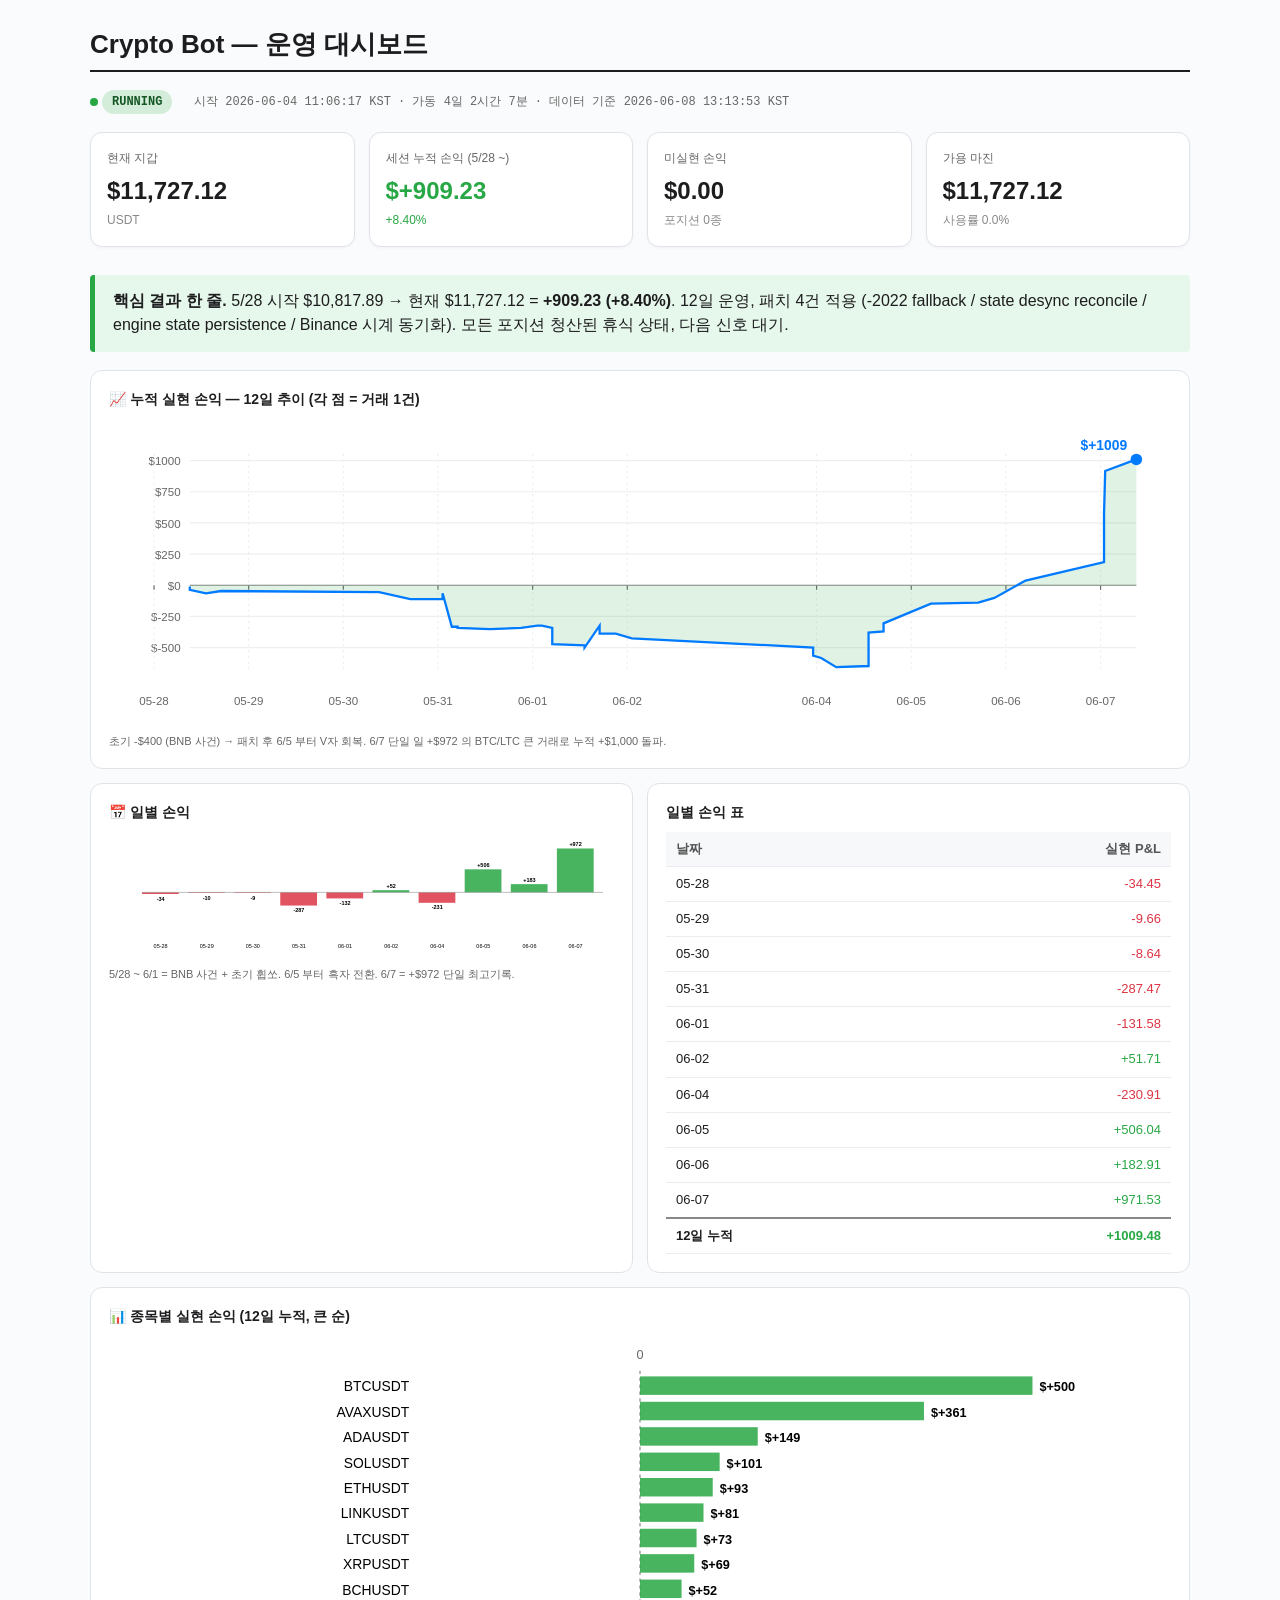
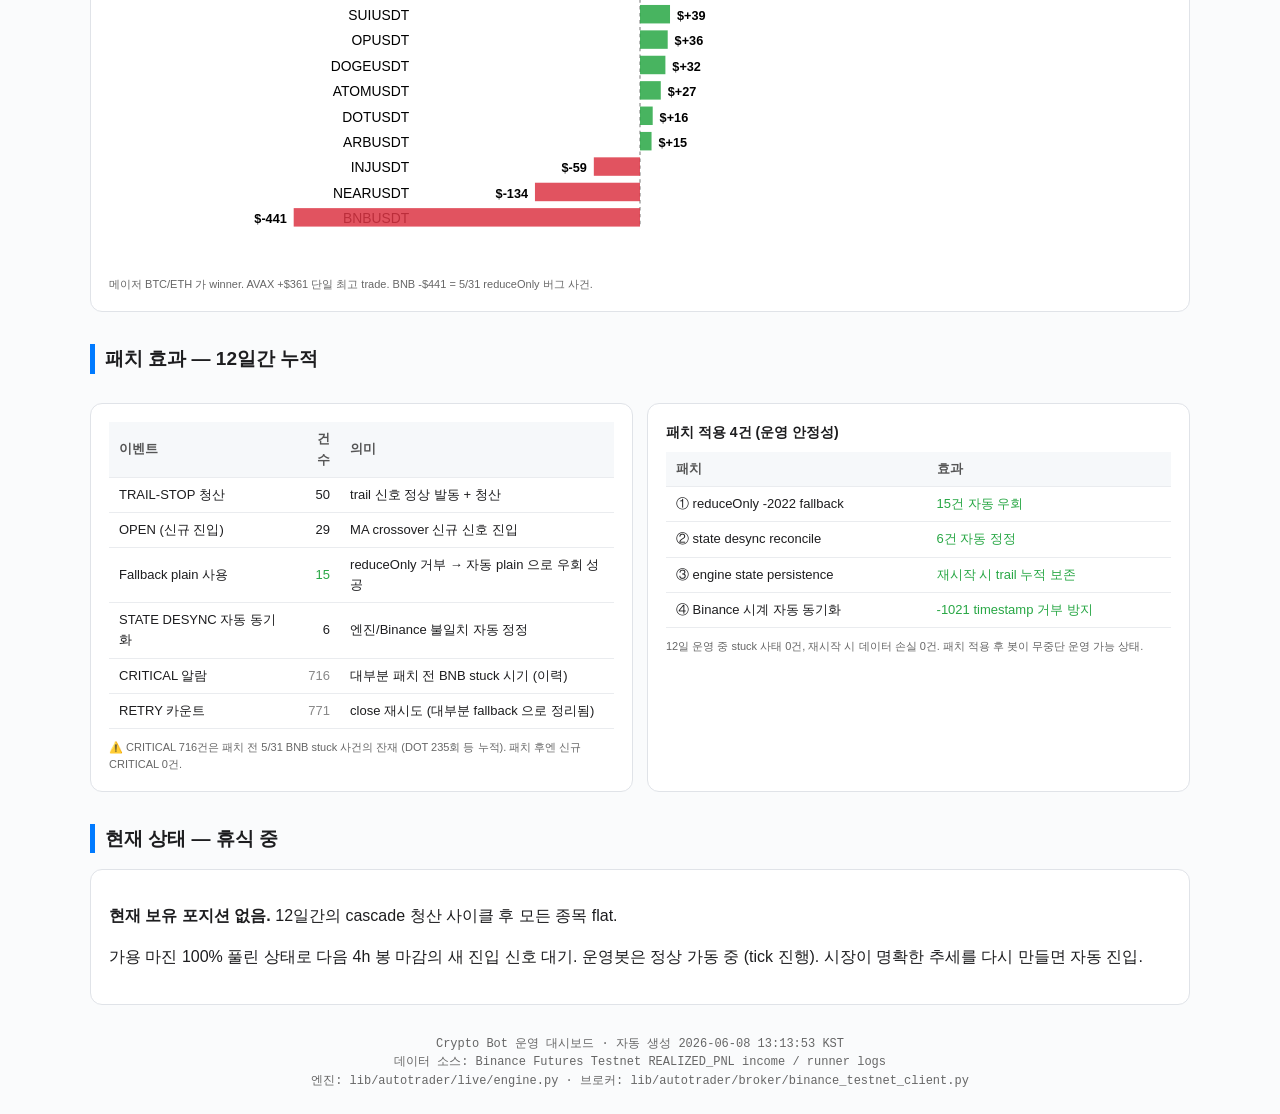
<file: docs/2026-06-08/dashboard.html>
<!DOCTYPE html>
<html lang="ko">
<head>
<meta charset="UTF-8">
<title>Crypto Bot — 운영 대시보드 (2026-06-08 13:13:53 KST)</title>
<style>
  body { font-family: -apple-system, "Segoe UI", "Malgun Gothic", sans-serif;
    max-width: 1100px; margin: 24px auto; padding: 0 18px; color: #1d1d1f;
    line-height: 1.55; background: #fafbfc; }
  h1 { font-size: 26px; border-bottom: 2px solid #1d1d1f; padding-bottom: 6px; }
  h2 { font-size: 19px; margin-top: 32px; border-left: 5px solid #007aff;
    padding-left: 10px; }
  .badge { display: inline-block; padding: 3px 10px; border-radius: 12px;
    font-size: 12px; font-weight: 700; }
  .badge-on { background: #d4edda; color: #155724; }
  .badge-off { background: #f8d7da; color: #721c24; }
  .dot { display: inline-block; width: 8px; height: 8px; border-radius: 50%;
    background: #28a745; margin-right: 4px; vertical-align: middle;
    animation: pulse 1.4s infinite; }
  @keyframes pulse { 0%,100%{opacity:1} 50%{opacity:.4} }
  .meta { font-size: 12px; color: #666; font-family: ui-monospace, Consolas, monospace; }

  .stats-row { display: grid; grid-template-columns: repeat(4, 1fr); gap: 14px;
    margin: 18px 0 28px; }
  .stat-card { background: #fff; border: 1px solid #e0e3e8; border-radius: 12px;
    padding: 16px; box-shadow: 0 1px 3px rgba(0,0,0,0.04); }
  .stat-label { font-size: 12px; color: #666; }
  .stat-value { font-size: 24px; font-weight: 700; margin-top: 4px; }
  .stat-sub { font-size: 12px; color: #666; margin-top: 2px; }
  .pos { color: #28a745; } .neg { color: #dc3545; } .mute { color: #888; }

  .callout { background: #e7f1ff; border-left: 5px solid #007aff;
    padding: 14px 18px; margin: 18px 0; border-radius: 4px; }
  .callout.win { background: #e6f7eb; border-left-color: #28a745; }
  .callout.warn { background: #fff8e6; border-left-color: #ffb800; }

  .chart-card { background: #fff; border: 1px solid #e0e3e8; border-radius: 12px;
    padding: 18px; margin-top: 14px; }
  .chart-title { font-size: 14px; font-weight: 600; margin-bottom: 8px; }
  .chart-cap { font-size: 11px; color: #666; margin-top: 6px; }

  table { width: 100%; border-collapse: collapse; font-size: 13px; }
  th, td { border-bottom: 1px solid #eaecef; padding: 7px 10px; text-align: right; }
  th { background: #f6f8fa; color: #555; font-weight: 600; }
  td.label, th.label { text-align: left; }

  .grid-2 { display: grid; grid-template-columns: 1fr 1fr; gap: 14px; }
  @media (max-width: 700px) { .stats-row { grid-template-columns: 1fr 1fr; } .grid-2 { grid-template-columns: 1fr; } }
</style>
</head>
<body>

<h1>Crypto Bot — 운영 대시보드</h1>
<div class="meta">
  <span class="dot"></span><span class="badge badge-on">RUNNING</span>
  &nbsp; 시작 2026-06-04 11:06:17 KST · 가동 4일 2시간 7분 · 데이터 기준 2026-06-08 13:13:53 KST
</div>

<!-- TOP STATS -->
<div class="stats-row">
  <div class="stat-card">
    <div class="stat-label">현재 지갑</div>
    <div class="stat-value">$11,727.12</div>
    <div class="stat-sub mute">USDT</div>
  </div>
  <div class="stat-card">
    <div class="stat-label">세션 누적 손익 (5/28 ~)</div>
    <div class="stat-value pos">$+909.23</div>
    <div class="stat-sub pos">+8.40%</div>
  </div>
  <div class="stat-card">
    <div class="stat-label">미실현 손익</div>
    <div class="stat-value ">$0.00</div>
    <div class="stat-sub mute">포지션 0종</div>
  </div>
  <div class="stat-card">
    <div class="stat-label">가용 마진</div>
    <div class="stat-value">$11,727.12</div>
    <div class="stat-sub mute">사용률 0.0%</div>
  </div>
</div>

<!-- HIGHLIGHT -->
<div class="callout win">
<b>핵심 결과 한 줄.</b> 5/28 시작 $10,817.89 → 현재 $11,727.12 = <b>+909.23 (+8.40%)</b>.
12일 운영, 패치 4건 적용 (-2022 fallback / state desync reconcile / engine state persistence / Binance 시계 동기화).
모든 포지션 청산된 휴식 상태, 다음 신호 대기.
</div>

<!-- CUMULATIVE CHART -->
<div class="chart-card">
  <div class="chart-title">📈 누적 실현 손익 — 12일 추이 (각 점 = 거래 1건)</div>
  <svg viewBox="0 0 920 260" width="100%">
      <text x="62" y="202" font-size="10" text-anchor="end" fill="#666">$-500</text> <line x1="70" y1="198" x2="890" y2="198" stroke="#eee"/> <text x="62" y="175" font-size="10" text-anchor="end" fill="#666">$-250</text> <line x1="70" y1="171" x2="890" y2="171" stroke="#eee"/> <text x="62" y="148" font-size="10" text-anchor="end" fill="#666">$0</text> <line x1="70" y1="144" x2="890" y2="144" stroke="#eee"/> <text x="62" y="121" font-size="10" text-anchor="end" fill="#666">$250</text> <line x1="70" y1="117" x2="890" y2="117" stroke="#eee"/> <text x="62" y="94" font-size="10" text-anchor="end" fill="#666">$500</text> <line x1="70" y1="90" x2="890" y2="90" stroke="#eee"/> <text x="62" y="67" font-size="10" text-anchor="end" fill="#666">$750</text> <line x1="70" y1="63" x2="890" y2="63" stroke="#eee"/> <text x="62" y="40" font-size="10" text-anchor="end" fill="#666">$1000</text> <line x1="70" y1="36" x2="890" y2="36" stroke="#eee"/>
      <text x="39" y="248" font-size="10" text-anchor="middle" fill="#666">05-28</text> <line x1="39" y1="30" x2="39" y2="220" stroke="#eee" stroke-dasharray="2,3"/> <line x1="39" y1="144" x2="39" y2="148" stroke="#666"/> <text x="121" y="248" font-size="10" text-anchor="middle" fill="#666">05-29</text> <line x1="121" y1="30" x2="121" y2="220" stroke="#eee" stroke-dasharray="2,3"/> <line x1="121" y1="144" x2="121" y2="148" stroke="#666"/> <text x="203" y="248" font-size="10" text-anchor="middle" fill="#666">05-30</text> <line x1="203" y1="30" x2="203" y2="220" stroke="#eee" stroke-dasharray="2,3"/> <line x1="203" y1="144" x2="203" y2="148" stroke="#666"/> <text x="285" y="248" font-size="10" text-anchor="middle" fill="#666">05-31</text> <line x1="285" y1="30" x2="285" y2="220" stroke="#eee" stroke-dasharray="2,3"/> <line x1="285" y1="144" x2="285" y2="148" stroke="#666"/> <text x="367" y="248" font-size="10" text-anchor="middle" fill="#666">06-01</text> <line x1="367" y1="30" x2="367" y2="220" stroke="#eee" stroke-dasharray="2,3"/> <line x1="367" y1="144" x2="367" y2="148" stroke="#666"/> <text x="449" y="248" font-size="10" text-anchor="middle" fill="#666">06-02</text> <line x1="449" y1="30" x2="449" y2="220" stroke="#eee" stroke-dasharray="2,3"/> <line x1="449" y1="144" x2="449" y2="148" stroke="#666"/> <text x="613" y="248" font-size="10" text-anchor="middle" fill="#666">06-04</text> <line x1="613" y1="30" x2="613" y2="220" stroke="#eee" stroke-dasharray="2,3"/> <line x1="613" y1="144" x2="613" y2="148" stroke="#666"/> <text x="695" y="248" font-size="10" text-anchor="middle" fill="#666">06-05</text> <line x1="695" y1="30" x2="695" y2="220" stroke="#eee" stroke-dasharray="2,3"/> <line x1="695" y1="144" x2="695" y2="148" stroke="#666"/> <text x="777" y="248" font-size="10" text-anchor="middle" fill="#666">06-06</text> <line x1="777" y1="30" x2="777" y2="220" stroke="#eee" stroke-dasharray="2,3"/> <line x1="777" y1="144" x2="777" y2="148" stroke="#666"/> <text x="859" y="248" font-size="10" text-anchor="middle" fill="#666">06-07</text> <line x1="859" y1="30" x2="859" y2="220" stroke="#eee" stroke-dasharray="2,3"/> <line x1="859" y1="144" x2="859" y2="148" stroke="#666"/>
      <line x1="70" y1="144" x2="890" y2="144" stroke="#888" stroke-width="1"/>
      <path d="M 70,144 L 70,145 L 70,148 L 84,151 L 97,149 L 234,150 L 261,156 L 289,156 L 289,151 L 297,180 L 302,180 L 302,180 L 302,180 L 302,180 L 302,180 L 302,181 L 330,182 L 357,181 L 357,181 L 371,179 L 374,179 L 374,179 L 375,179 L 384,181 L 384,181 L 384,182 L 384,183 L 384,184 L 384,184 L 384,184 L 384,184 L 384,185 L 384,187 L 384,188 L 384,188 L 384,191 L 384,193 L 384,193 L 384,195 L 384,195 L 412,196 L 412,198 L 412,198 L 425,179 L 425,181 L 425,181 L 425,182 L 425,186 L 439,186 L 453,190 L 610,198 L 610,205 L 617,207 L 630,215 L 658,214 L 658,213 L 658,211 L 658,208 L 658,204 L 658,198 L 658,194 L 658,194 L 658,193 L 658,192 L 658,191 L 658,189 L 658,185 L 671,184 L 671,177 L 712,160 L 753,159 L 767,155 L 794,140 L 862,124 L 862,112 L 862,99 L 862,92 L 862,92 L 862,91 L 862,91 L 862,91 L 862,91 L 862,91 L 862,91 L 862,91 L 862,91 L 862,91 L 862,90 L 862,90 L 862,90 L 862,90 L 862,90 L 862,90 L 862,90 L 862,90 L 862,90 L 862,90 L 862,89 L 862,89 L 862,89 L 862,89 L 862,89 L 862,89 L 862,89 L 862,89 L 862,89 L 862,88 L 862,88 L 862,88 L 862,88 L 862,88 L 862,88 L 862,88 L 862,88 L 862,88 L 862,88 L 862,87 L 862,87 L 862,87 L 862,87 L 862,87 L 862,87 L 862,87 L 862,87 L 862,87 L 862,86 L 862,86 L 862,86 L 862,86 L 862,86 L 862,82 L 863,45 L 890,35 L 890,144 Z" fill="#28a745" opacity="0.15"/>
      <polyline points="70,145 70,148 84,151 97,149 234,150 261,156 289,156 289,151 297,180 302,180 302,180 302,180 302,180 302,180 302,181 330,182 357,181 357,181 371,179 374,179 374,179 375,179 384,181 384,181 384,182 384,183 384,184 384,184 384,184 384,184 384,185 384,187 384,188 384,188 384,191 384,193 384,193 384,195 384,195 412,196 412,198 412,198 425,179 425,181 425,181 425,182 425,186 439,186 453,190 610,198 610,205 617,207 630,215 658,214 658,213 658,211 658,208 658,204 658,198 658,194 658,194 658,193 658,192 658,191 658,189 658,185 671,184 671,177 712,160 753,159 767,155 794,140 862,124 862,112 862,99 862,92 862,92 862,91 862,91 862,91 862,91 862,91 862,91 862,91 862,91 862,91 862,90 862,90 862,90 862,90 862,90 862,90 862,90 862,90 862,90 862,90 862,89 862,89 862,89 862,89 862,89 862,89 862,89 862,89 862,89 862,88 862,88 862,88 862,88 862,88 862,88 862,88 862,88 862,88 862,88 862,87 862,87 862,87 862,87 862,87 862,87 862,87 862,87 862,87 862,86 862,86 862,86 862,86 862,86 862,82 863,45 890,35" fill="none" stroke="#007aff" stroke-width="2"/>
      <circle cx="890" cy="35" r="5" fill="#007aff"/>
      <text x="882" y="27" font-size="12" text-anchor="end" font-weight="700" fill="#007aff">$+1009</text>
    </svg>
  <div class="chart-cap">초기 -$400 (BNB 사건) → 패치 후 6/5 부터 V자 회복. 6/7 단일 일 +$972 의 BTC/LTC 큰 거래로 누적 +$1,000 돌파.</div>
</div>

<div class="grid-2">

<!-- DAILY BAR CHART -->
<div class="chart-card">
  <div class="chart-title">📅 일별 손익</div>
  <svg viewBox="0 0 920 220" width="100%"><rect x="60" y="110" width="67" height="3" fill="#dc3545" opacity="0.85"/> <text x="94" y="212" font-size="10" text-anchor="middle">05-28</text> <text x="94" y="125" font-size="10" text-anchor="middle" font-weight="600">-34</text> <rect x="144" y="110" width="67" height="1" fill="#dc3545" opacity="0.85"/> <text x="178" y="212" font-size="10" text-anchor="middle">05-29</text> <text x="178" y="123" font-size="10" text-anchor="middle" font-weight="600">-10</text> <rect x="228" y="110" width="67" height="1" fill="#dc3545" opacity="0.85"/> <text x="262" y="212" font-size="10" text-anchor="middle">05-30</text> <text x="262" y="123" font-size="10" text-anchor="middle" font-weight="600">-9</text> <rect x="312" y="110" width="67" height="24" fill="#dc3545" opacity="0.85"/> <text x="346" y="212" font-size="10" text-anchor="middle">05-31</text> <text x="346" y="146" font-size="10" text-anchor="middle" font-weight="600">-287</text> <rect x="396" y="110" width="67" height="11" fill="#dc3545" opacity="0.85"/> <text x="430" y="212" font-size="10" text-anchor="middle">06-01</text> <text x="430" y="133" font-size="10" text-anchor="middle" font-weight="600">-132</text> <rect x="480" y="106" width="67" height="4" fill="#28a745" opacity="0.85"/> <text x="514" y="212" font-size="10" text-anchor="middle">06-02</text> <text x="514" y="102" font-size="10" text-anchor="middle" font-weight="600">+52</text> <rect x="564" y="110" width="67" height="19" fill="#dc3545" opacity="0.85"/> <text x="598" y="212" font-size="10" text-anchor="middle">06-04</text> <text x="598" y="141" font-size="10" text-anchor="middle" font-weight="600">-231</text> <rect x="648" y="68" width="67" height="42" fill="#28a745" opacity="0.85"/> <text x="682" y="212" font-size="10" text-anchor="middle">06-05</text> <text x="682" y="64" font-size="10" text-anchor="middle" font-weight="600">+506</text> <rect x="732" y="95" width="67" height="15" fill="#28a745" opacity="0.85"/> <text x="766" y="212" font-size="10" text-anchor="middle">06-06</text> <text x="766" y="91" font-size="10" text-anchor="middle" font-weight="600">+183</text> <rect x="816" y="30" width="67" height="80" fill="#28a745" opacity="0.85"/> <text x="850" y="212" font-size="10" text-anchor="middle">06-07</text> <text x="850" y="26" font-size="10" text-anchor="middle" font-weight="600">+972</text> <line x1="60" y1="110" x2="900" y2="110" stroke="#888" stroke-width="1"/></svg>
  <div class="chart-cap">5/28 ~ 6/1 = BNB 사건 + 초기 휩쏘. 6/5 부터 흑자 전환. 6/7 = +$972 단일 최고기록.</div>
</div>

<!-- DAILY TABLE -->
<div class="chart-card">
  <div class="chart-title">일별 손익 표</div>
  <table>
    <tr><th class="label">날짜</th><th>실현 P&L</th></tr>
    <tr><td class="label">05-28</td><td class="neg">-34.45</td></tr>
<tr><td class="label">05-29</td><td class="neg">-9.66</td></tr>
<tr><td class="label">05-30</td><td class="neg">-8.64</td></tr>
<tr><td class="label">05-31</td><td class="neg">-287.47</td></tr>
<tr><td class="label">06-01</td><td class="neg">-131.58</td></tr>
<tr><td class="label">06-02</td><td class="pos">+51.71</td></tr>
<tr><td class="label">06-04</td><td class="neg">-230.91</td></tr>
<tr><td class="label">06-05</td><td class="pos">+506.04</td></tr>
<tr><td class="label">06-06</td><td class="pos">+182.91</td></tr>
<tr><td class="label">06-07</td><td class="pos">+971.53</td></tr>
    <tr style="font-weight:700;border-top:2px solid #888"><td class="label">12일 누적</td><td class="pos">+1009.48</td></tr>
  </table>
</div>

</div>

<!-- SYMBOL CHART -->
<div class="chart-card">
  <div class="chart-title">📊 종목별 실현 손익 (12일 누적, 큰 순)</div>
  <svg viewBox="0 0 920 456" width="100%"><line x1="460" y1="30" x2="460" y2="426" stroke="#888" stroke-width="1" stroke-dasharray="3,3"/> <text x="460" y="20" font-size="11" text-anchor="middle" fill="#666">0</text> <text x="260" y="48" font-size="12" text-anchor="end">BTCUSDT</text> <rect x="460" y="35" width="340" height="16" fill="#28a745" opacity="0.85"/> <text x="806" y="48" font-size="11" text-anchor="start" font-weight="600">$+500</text> <text x="260" y="70" font-size="12" text-anchor="end">AVAXUSDT</text> <rect x="460" y="57" width="246" height="16" fill="#28a745" opacity="0.85"/> <text x="712" y="70" font-size="11" text-anchor="start" font-weight="600">$+361</text> <text x="260" y="92" font-size="12" text-anchor="end">ADAUSDT</text> <rect x="460" y="79" width="102" height="16" fill="#28a745" opacity="0.85"/> <text x="568" y="92" font-size="11" text-anchor="start" font-weight="600">$+149</text> <text x="260" y="114" font-size="12" text-anchor="end">SOLUSDT</text> <rect x="460" y="101" width="69" height="16" fill="#28a745" opacity="0.85"/> <text x="535" y="114" font-size="11" text-anchor="start" font-weight="600">$+101</text> <text x="260" y="136" font-size="12" text-anchor="end">ETHUSDT</text> <rect x="460" y="123" width="63" height="16" fill="#28a745" opacity="0.85"/> <text x="529" y="136" font-size="11" text-anchor="start" font-weight="600">$+93</text> <text x="260" y="158" font-size="12" text-anchor="end">LINKUSDT</text> <rect x="460" y="145" width="55" height="16" fill="#28a745" opacity="0.85"/> <text x="521" y="158" font-size="11" text-anchor="start" font-weight="600">$+81</text> <text x="260" y="180" font-size="12" text-anchor="end">LTCUSDT</text> <rect x="460" y="167" width="49" height="16" fill="#28a745" opacity="0.85"/> <text x="515" y="180" font-size="11" text-anchor="start" font-weight="600">$+73</text> <text x="260" y="202" font-size="12" text-anchor="end">XRPUSDT</text> <rect x="460" y="189" width="47" height="16" fill="#28a745" opacity="0.85"/> <text x="513" y="202" font-size="11" text-anchor="start" font-weight="600">$+69</text> <text x="260" y="224" font-size="12" text-anchor="end">BCHUSDT</text> <rect x="460" y="211" width="36" height="16" fill="#28a745" opacity="0.85"/> <text x="502" y="224" font-size="11" text-anchor="start" font-weight="600">$+52</text> <text x="260" y="246" font-size="12" text-anchor="end">SUIUSDT</text> <rect x="460" y="233" width="26" height="16" fill="#28a745" opacity="0.85"/> <text x="492" y="246" font-size="11" text-anchor="start" font-weight="600">$+39</text> <text x="260" y="268" font-size="12" text-anchor="end">OPUSDT</text> <rect x="460" y="255" width="24" height="16" fill="#28a745" opacity="0.85"/> <text x="490" y="268" font-size="11" text-anchor="start" font-weight="600">$+36</text> <text x="260" y="290" font-size="12" text-anchor="end">DOGEUSDT</text> <rect x="460" y="277" width="22" height="16" fill="#28a745" opacity="0.85"/> <text x="488" y="290" font-size="11" text-anchor="start" font-weight="600">$+32</text> <text x="260" y="312" font-size="12" text-anchor="end">ATOMUSDT</text> <rect x="460" y="299" width="18" height="16" fill="#28a745" opacity="0.85"/> <text x="484" y="312" font-size="11" text-anchor="start" font-weight="600">$+27</text> <text x="260" y="334" font-size="12" text-anchor="end">DOTUSDT</text> <rect x="460" y="321" width="11" height="16" fill="#28a745" opacity="0.85"/> <text x="477" y="334" font-size="11" text-anchor="start" font-weight="600">$+16</text> <text x="260" y="356" font-size="12" text-anchor="end">ARBUSDT</text> <rect x="460" y="343" width="10" height="16" fill="#28a745" opacity="0.85"/> <text x="476" y="356" font-size="11" text-anchor="start" font-weight="600">$+15</text> <text x="260" y="378" font-size="12" text-anchor="end">INJUSDT</text> <rect x="420" y="365" width="40" height="16" fill="#dc3545" opacity="0.85"/> <text x="414" y="378" font-size="11" text-anchor="end" font-weight="600">$-59</text> <text x="260" y="400" font-size="12" text-anchor="end">NEARUSDT</text> <rect x="369" y="387" width="91" height="16" fill="#dc3545" opacity="0.85"/> <text x="363" y="400" font-size="11" text-anchor="end" font-weight="600">$-134</text> <text x="260" y="422" font-size="12" text-anchor="end">BNBUSDT</text> <rect x="160" y="409" width="300" height="16" fill="#dc3545" opacity="0.85"/> <text x="154" y="422" font-size="11" text-anchor="end" font-weight="600">$-441</text></svg>
  <div class="chart-cap">메이저 BTC/ETH 가 winner. AVAX +$361 단일 최고 trade. BNB -$441 = 5/31 reduceOnly 버그 사건.</div>
</div>

<!-- PATCH EFFECTIVENESS -->
<h2>패치 효과 — 12일간 누적</h2>
<div class="grid-2">
<div class="chart-card">
  <table>
    <tr><th class="label">이벤트</th><th>건수</th><th class="label">의미</th></tr>
    <tr><td class="label">TRAIL-STOP 청산</td><td>50</td><td class="label">trail 신호 정상 발동 + 청산</td></tr>
    <tr><td class="label">OPEN (신규 진입)</td><td>29</td><td class="label">MA crossover 신규 신호 진입</td></tr>
    <tr><td class="label">Fallback plain 사용</td><td class="pos">15</td><td class="label">reduceOnly 거부 → 자동 plain 으로 우회 성공</td></tr>
    <tr><td class="label">STATE DESYNC 자동 동기화</td><td>6</td><td class="label">엔진/Binance 불일치 자동 정정</td></tr>
    <tr><td class="label">CRITICAL 알람</td><td class="mute">716</td><td class="label">대부분 패치 전 BNB stuck 시기 (이력)</td></tr>
    <tr><td class="label">RETRY 카운트</td><td class="mute">771</td><td class="label">close 재시도 (대부분 fallback 으로 정리됨)</td></tr>
  </table>
  <div class="chart-cap" style="margin-top:10px">⚠️ CRITICAL 716건은 패치 전 5/31 BNB stuck 사건의 잔재 (DOT 235회 등 누적). 패치 후엔 신규 CRITICAL 0건.</div>
</div>

<div class="chart-card">
  <div class="chart-title">패치 적용 4건 (운영 안정성)</div>
  <table>
    <tr><th class="label">패치</th><th class="label">효과</th></tr>
    <tr><td class="label">① reduceOnly -2022 fallback</td><td class="label pos">15건 자동 우회</td></tr>
    <tr><td class="label">② state desync reconcile</td><td class="label pos">6건 자동 정정</td></tr>
    <tr><td class="label">③ engine state persistence</td><td class="label pos">재시작 시 trail 누적 보존</td></tr>
    <tr><td class="label">④ Binance 시계 자동 동기화</td><td class="label pos">-1021 timestamp 거부 방지</td></tr>
  </table>
  <div class="chart-cap" style="margin-top:10px">12일 운영 중 stuck 사태 0건, 재시작 시 데이터 손실 0건. 패치 적용 후 봇이 무중단 운영 가능 상태.</div>
</div>
</div>

<!-- CURRENT STATE -->
<h2>현재 상태 — 휴식 중</h2>
<div class="chart-card">
  <p><b>현재 보유 포지션 없음.</b> 12일간의 cascade 청산 사이클 후 모든 종목 flat.</p>
  <p>가용 마진 100% 풀린 상태로 다음 4h 봉 마감의 새 진입 신호 대기. 운영봇은 정상 가동 중 (tick 진행). 시장이 명확한 추세를 다시 만들면 자동 진입.</p>
</div>

<!-- FOOTER -->
<p class="meta" style="margin-top: 30px; text-align: center;">
  Crypto Bot 운영 대시보드 · 자동 생성 2026-06-08 13:13:53 KST<br>
  데이터 소스: Binance Futures Testnet REALIZED_PNL income / runner logs<br>
  엔진: <code>lib/autotrader/live/engine.py</code> · 브로커: <code>lib/autotrader/broker/binance_testnet_client.py</code>
</p>

</body>
</html>
</file>
